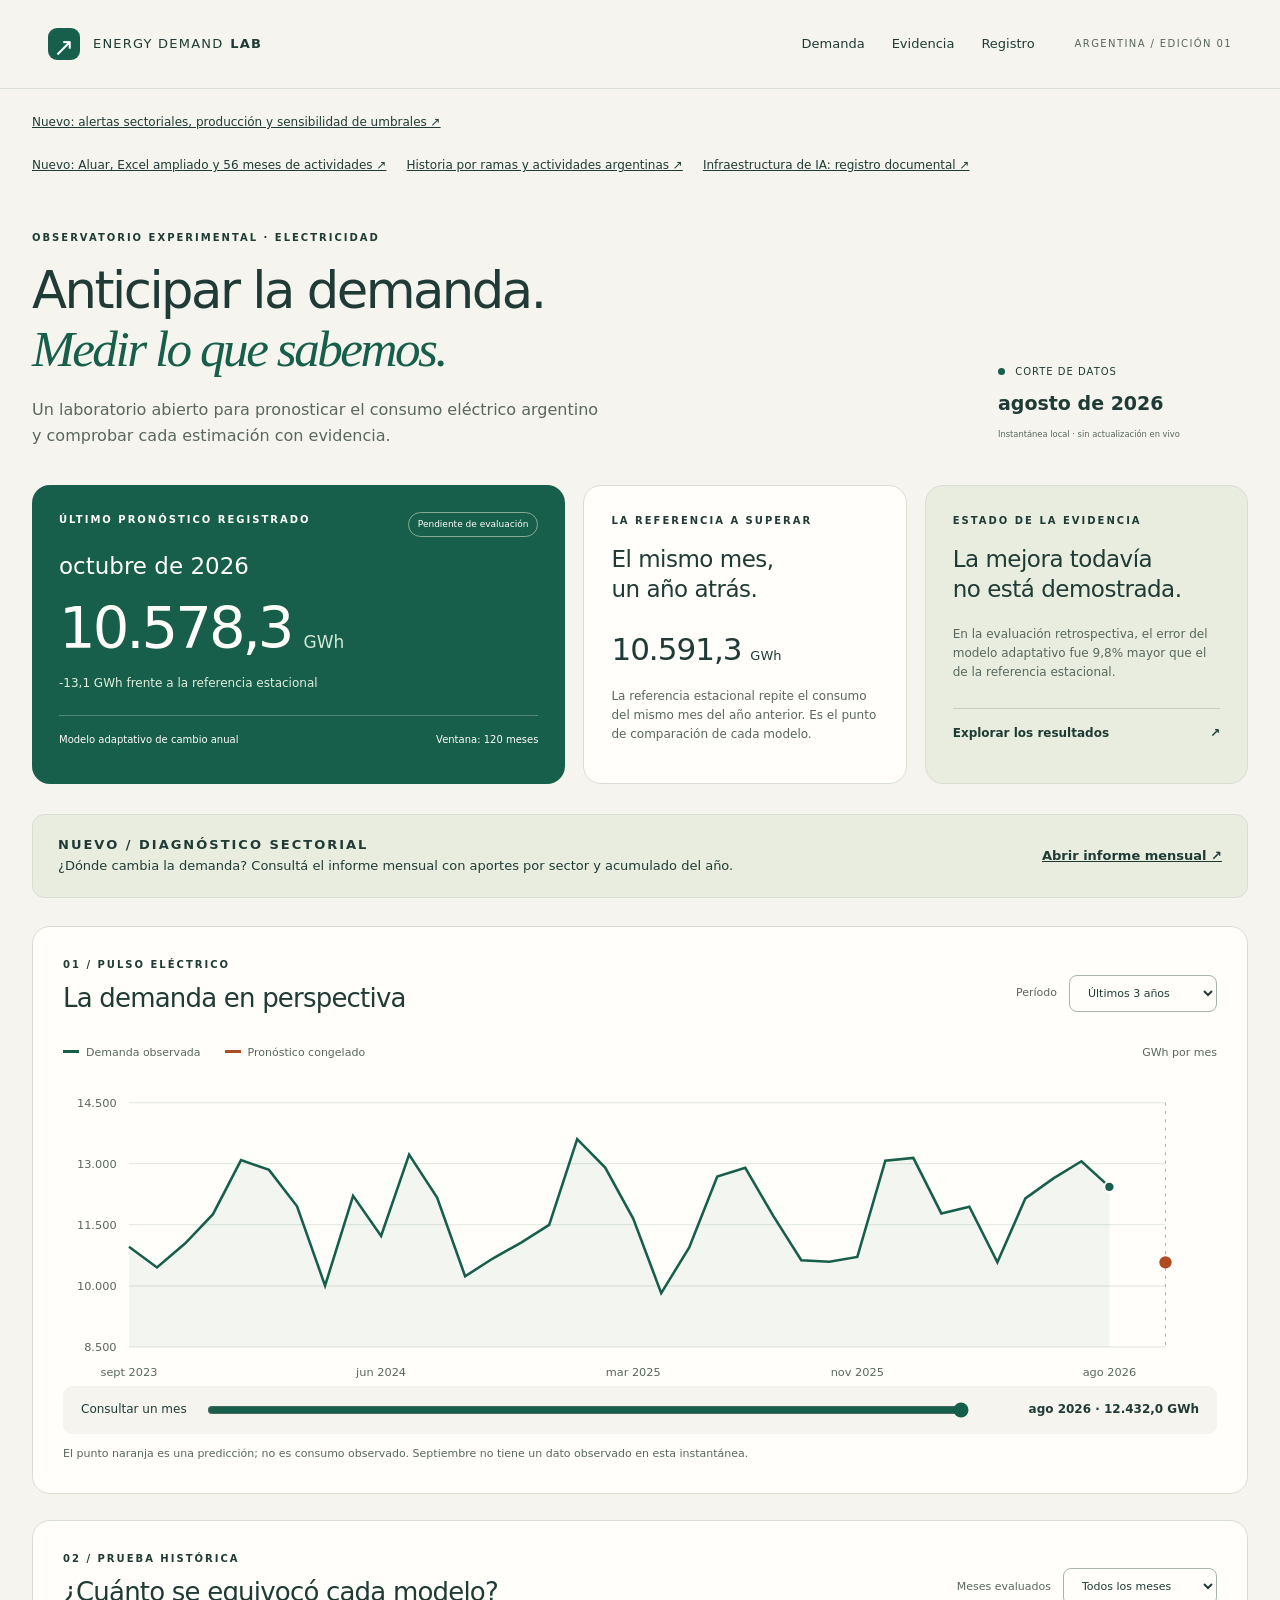
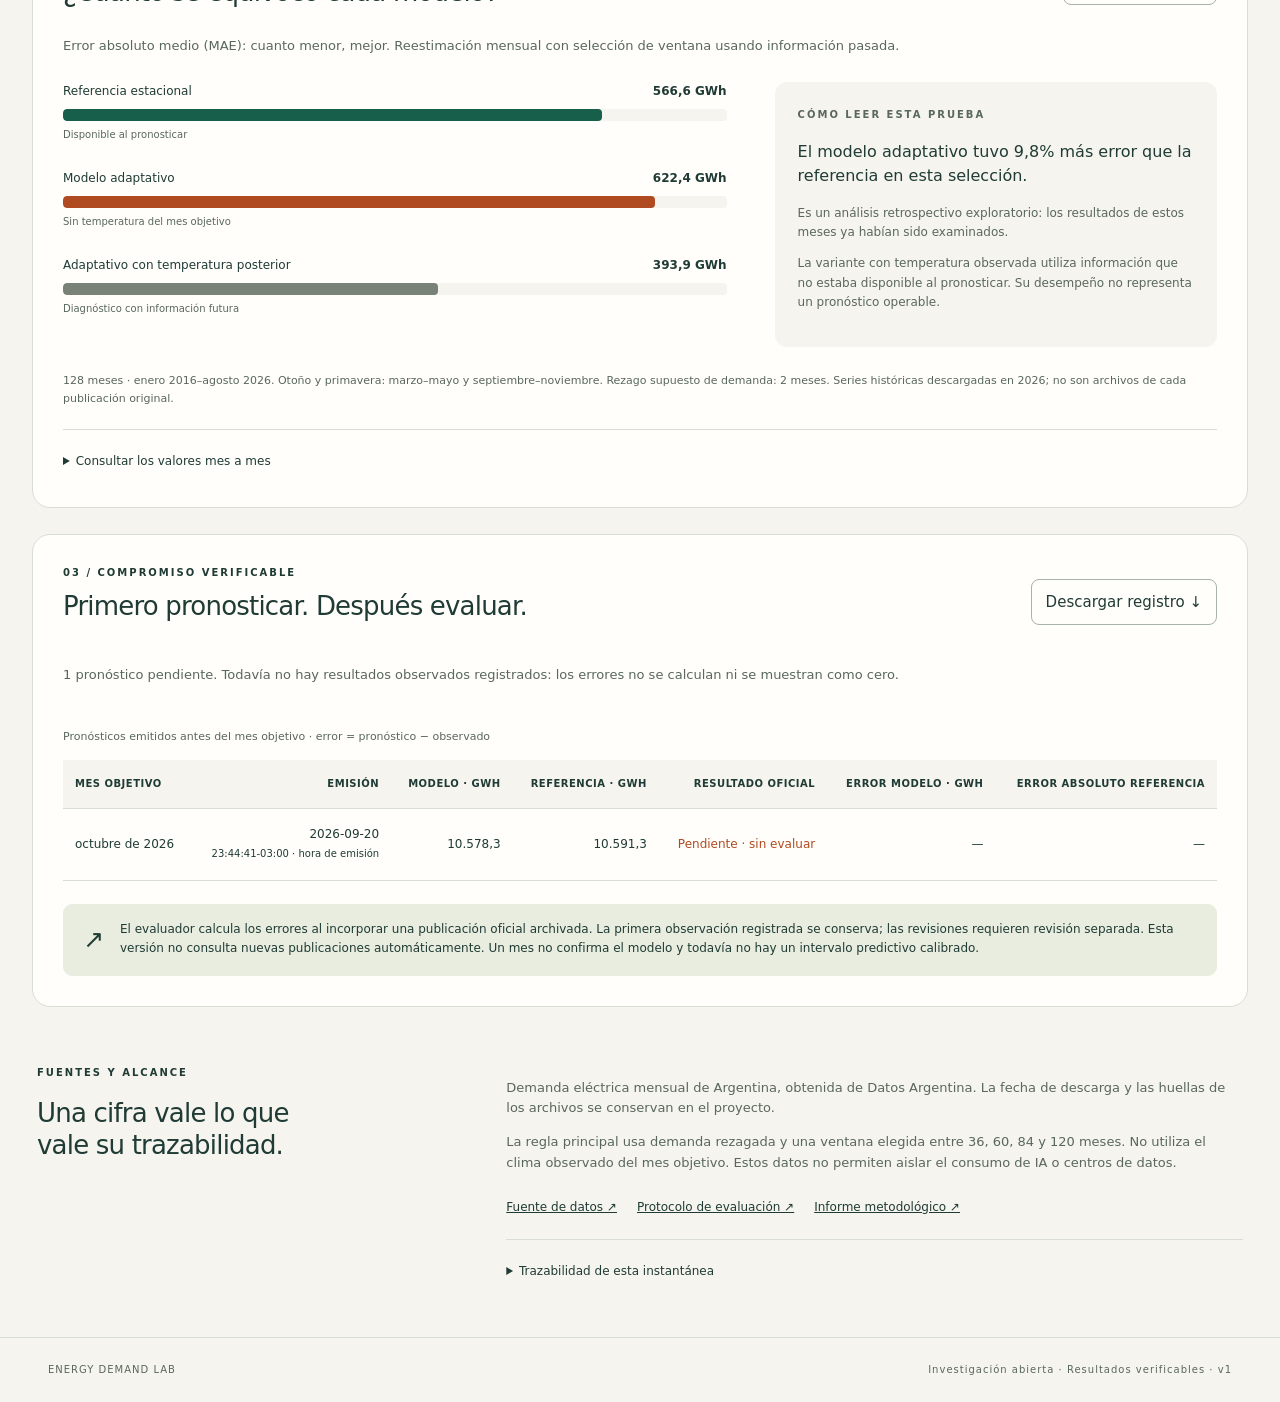
<file: dashboard/index.html>
<!doctype html>
<html lang="es">
<head>
<meta charset="utf-8"><meta name="viewport" content="width=device-width, initial-scale=1">
<title>Observatorio de demanda · Energy Demand Lab</title>
<meta name="description" content="Demanda eléctrica argentina: pronósticos verificables, evaluación histórica e informes mensuales con diagnóstico sectorial.">
<meta name="theme-color" content="#175e4b">
<meta property="og:title" content="Energy Demand Lab · Demanda eléctrica argentina">
<meta property="og:description" content="Explorá la demanda, consultá el diagnóstico sectorial y evaluá los pronósticos con evidencia.">
<meta property="og:type" content="website">
<link rel="icon" href="favicon.svg" type="image/svg+xml">
<link rel="stylesheet" href="styles.css">
<link rel="stylesheet" href="report.css">
<script defer src="data.js"></script><script defer src="prospective-data.js"></script><script defer src="app.js"></script>
</head>
<body>
<a class="skip" href="#main">Saltar al contenido</a>
<header><a class="brand" href="#"><span class="mark">↗</span> ENERGY DEMAND <b>LAB</b></a><nav aria-label="Principal"><a href="#demanda">Demanda</a><a href="#evidencia">Evidencia</a><a href="#registro">Registro</a></nav><span class="edition">ARGENTINA / EDICIÓN 01</span></header>
<main id="main">
<div class="links"><a href="sector-alerts.html">Nuevo: alertas sectoriales, producción y sensibilidad de umbrales ↗</a></div>
<div class="links"><a href="concentration.html">Nuevo: Aluar, Excel ampliado y 56 meses de actividades ↗</a><a href="sector-history.html">Historia por ramas y actividades argentinas ↗</a><a href="infrastructure.html">Infraestructura de IA: registro documental ↗</a></div>
<section class="intro"><div><p class="eyebrow">OBSERVATORIO EXPERIMENTAL · ELECTRICIDAD</p><h1>Anticipar la demanda.<br><em>Medir lo que sabemos.</em></h1><p class="lede">Un laboratorio abierto para pronosticar el consumo eléctrico argentino y comprobar cada estimación con evidencia.</p></div><div class="snapshot"><span class="dot"></span> CORTE DE DATOS<span id="cutoff"></span><small>Instantánea local · sin actualización en vivo</small></div></section>
<section class="forecast-grid" aria-label="Próximo pronóstico">
<article class="hero"><div class="card-top"><span class="eyebrow">ÚLTIMO PRONÓSTICO REGISTRADO</span><span class="pill" id="forecast-status">Pendiente de evaluación</span></div><h2 id="target"></h2><div class="big"><span id="forecast"></span><span>GWh</span></div><p id="delta"></p><div class="hero-bottom"><span>Modelo adaptativo de cambio anual</span><span id="window"></span></div></article>
<article class="card benchmark"><p class="eyebrow">LA REFERENCIA A SUPERAR</p><h2>El mismo mes,<br>un año atrás.</h2><div class="medium"><span id="baseline"></span> <small>GWh</small></div><p>La referencia estacional repite el consumo del mismo mes del año anterior. Es el punto de comparación de cada modelo.</p></article>
<article class="card trust"><p class="eyebrow">ESTADO DE LA EVIDENCIA</p><h2>La mejora todavía<br>no está demostrada.</h2><p id="finding"></p><a class="text-link" href="#evidencia">Explorar los resultados <span>↗</span></a></article>
</section>
<section class="report-promo" aria-label="Informe mensual sectorial"><div><p class="eyebrow">NUEVO / DIAGNÓSTICO SECTORIAL</p><p>¿Dónde cambia la demanda? Consultá el informe mensual con aportes por sector y acumulado del año.</p></div><a href="monthly-report.html">Abrir informe mensual ↗</a></section>
<section id="demanda" class="panel"><div class="section-top"><div><p class="eyebrow">01 / PULSO ELÉCTRICO</p><h2>La demanda en perspectiva</h2></div><label>Período <select id="range"><option value="36">Últimos 3 años</option><option value="60">Últimos 5 años</option><option value="0">Historia completa</option></select></label></div><div class="legend"><span><i class="teal"></i>Demanda observada</span><span><i class="orange"></i>Pronóstico congelado</span><span>GWh por mes</span></div><div id="chart" class="chart"></div><div class="explorer"><label for="month">Consultar un mes</label><input id="month" type="range" min="0" value="0"><output id="monthValue" for="month"></output></div><p class="note">El punto naranja es una predicción; no es consumo observado. Septiembre no tiene un dato observado en esta instantánea.</p></section>
<section id="evidencia" class="panel"><div class="section-top"><div><p class="eyebrow">02 / PRUEBA HISTÓRICA</p><h2>¿Cuánto se equivocó cada modelo?</h2></div><label>Meses evaluados <select id="season"><option value="all">Todos los meses</option><option value="shoulder">Otoño y primavera</option><option value="warm">Verano · dic–feb</option><option value="cold">Invierno · jun–ago</option></select></label></div><p class="muted">Error absoluto medio (MAE): cuanto menor, mejor. Reestimación mensual con selección de ventana usando información pasada.</p><div class="evidence-layout"><div id="bars"></div><aside><span class="eyebrow">CÓMO LEER ESTA PRUEBA</span><p id="comparison" aria-live="polite"></p><p>Es un análisis retrospectivo exploratorio: los resultados de estos meses ya habían sido examinados.</p><p>La variante con temperatura observada utiliza información que no estaba disponible al pronosticar. Su desempeño no representa un pronóstico operable.</p></aside></div><p class="note" id="sample"></p><details><summary>Consultar los valores mes a mes</summary><div class="table-wrap"><table><caption>Predicciones históricas, en GWh</caption><thead><tr><th>Mes</th><th>Observado</th><th>Referencia</th><th>Adaptativo</th><th>Con temperatura posterior</th></tr></thead><tbody id="history"></tbody></table></div></details></section>
<section id="registro" class="panel"><div class="section-top"><div><p class="eyebrow">03 / COMPROMISO VERIFICABLE</p><h2>Primero pronosticar. Después evaluar.</h2></div><button id="download" type="button">Descargar registro ↓</button></div><p id="prospective-summary"></p><div class="table-wrap"><table><caption>Pronósticos emitidos antes del mes objetivo · error = pronóstico − observado</caption><thead><tr><th>Mes objetivo</th><th>Emisión</th><th>Modelo · GWh</th><th>Referencia · GWh</th><th>Resultado oficial</th><th>Error modelo · GWh</th><th>Error absoluto referencia</th></tr></thead><tbody id="forecasts"></tbody></table></div><div class="notice"><span>↗</span><p>El evaluador calcula los errores al incorporar una publicación oficial archivada. La primera observación registrada se conserva; las revisiones requieren revisión separada. Esta versión no consulta nuevas publicaciones automáticamente. Un mes no confirma el modelo y todavía no hay un intervalo predictivo calibrado.</p></div></section>
<section class="method"><div><p class="eyebrow">FUENTES Y ALCANCE</p><h2>Una cifra vale lo que<br>vale su trazabilidad.</h2></div><div><p>Demanda eléctrica mensual de Argentina, obtenida de Datos Argentina. La fecha de descarga y las huellas de los archivos se conservan en el proyecto.</p><p>La regla principal usa demanda rezagada y una ventana elegida entre 36, 60, 84 y 120 meses. No utiliza el clima observado del mes objetivo. Estos datos no permiten aislar el consumo de IA o centros de datos.</p><div class="links"><a id="source" target="_blank" rel="noopener">Fuente de datos ↗</a><a href="../prospective/preregistration.md">Protocolo de evaluación ↗</a><a href="../results/nested_exploratory/report.md">Informe metodológico ↗</a></div><details><summary>Trazabilidad de esta instantánea</summary><pre id="hashes"></pre></details></div></section>
</main><footer><span>ENERGY DEMAND LAB</span><span>Investigación abierta · Resultados verificables · v1</span></footer>
</body></html>
</file>
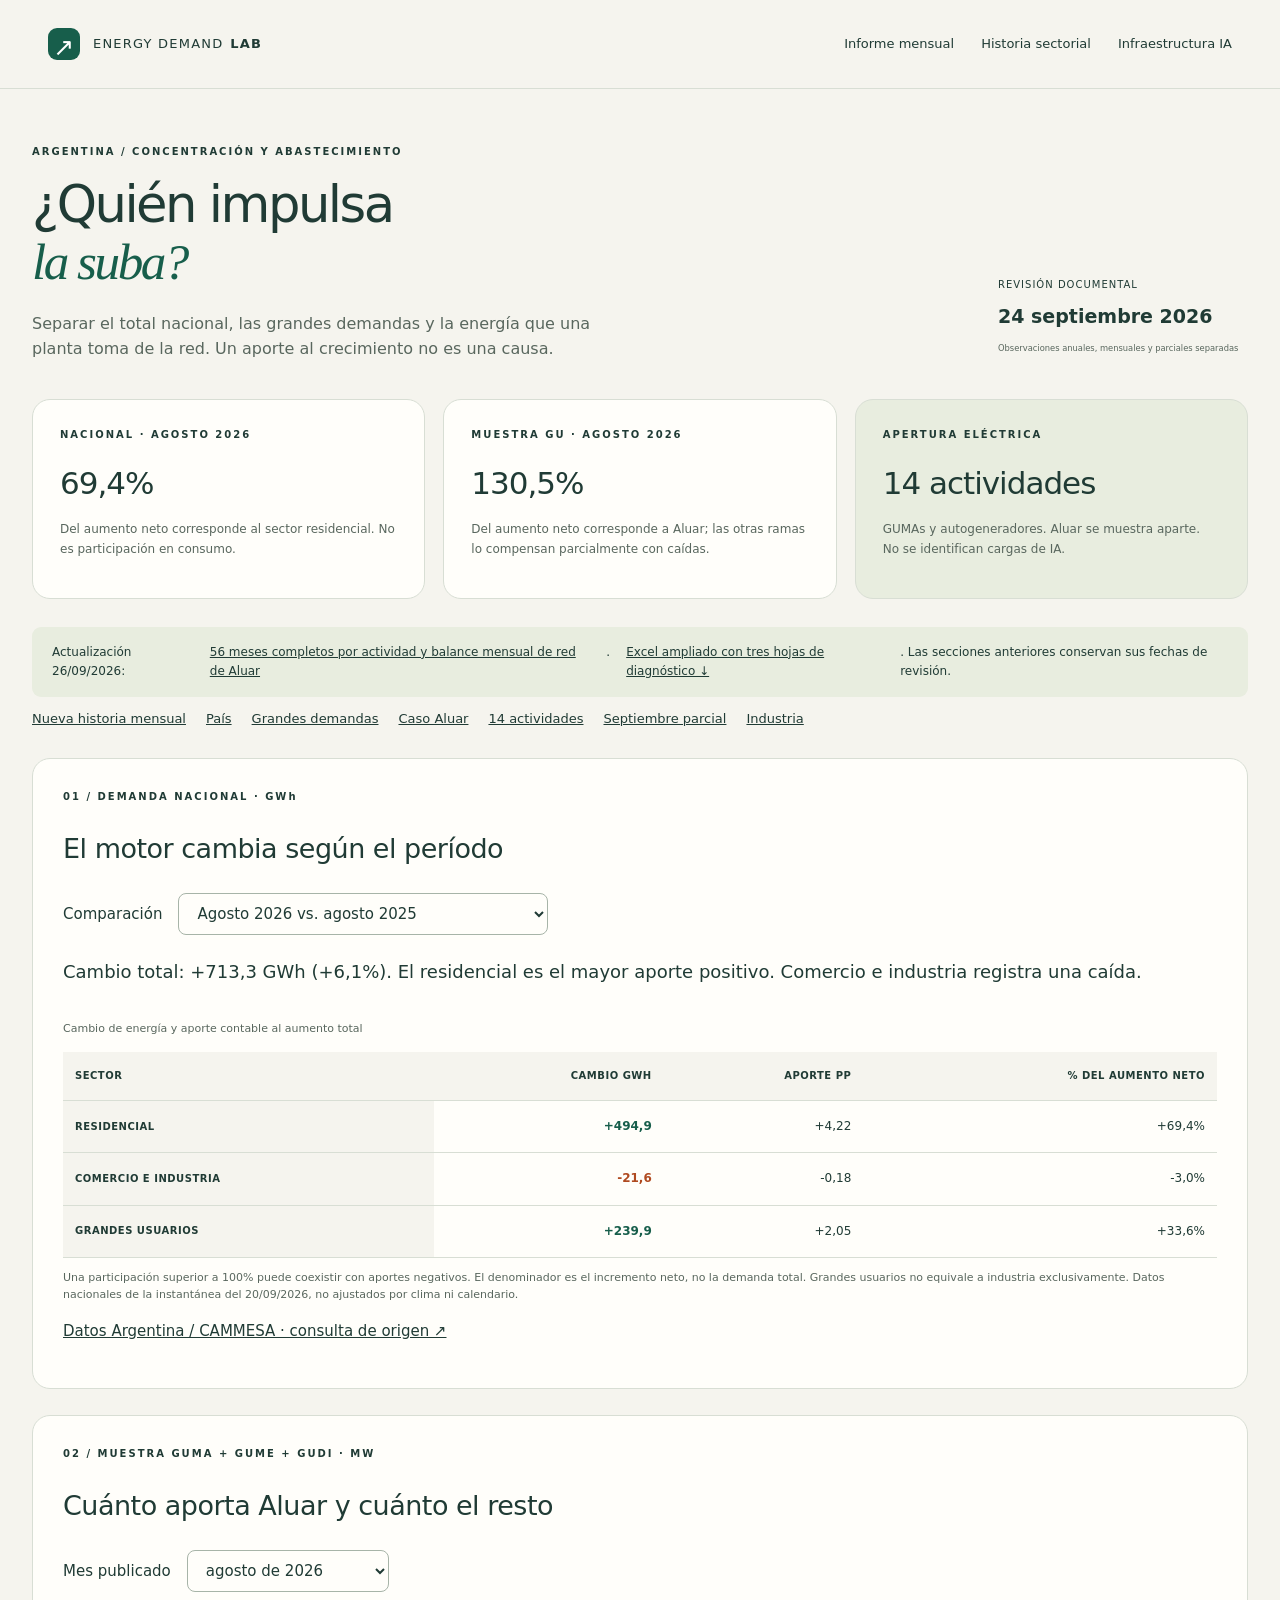
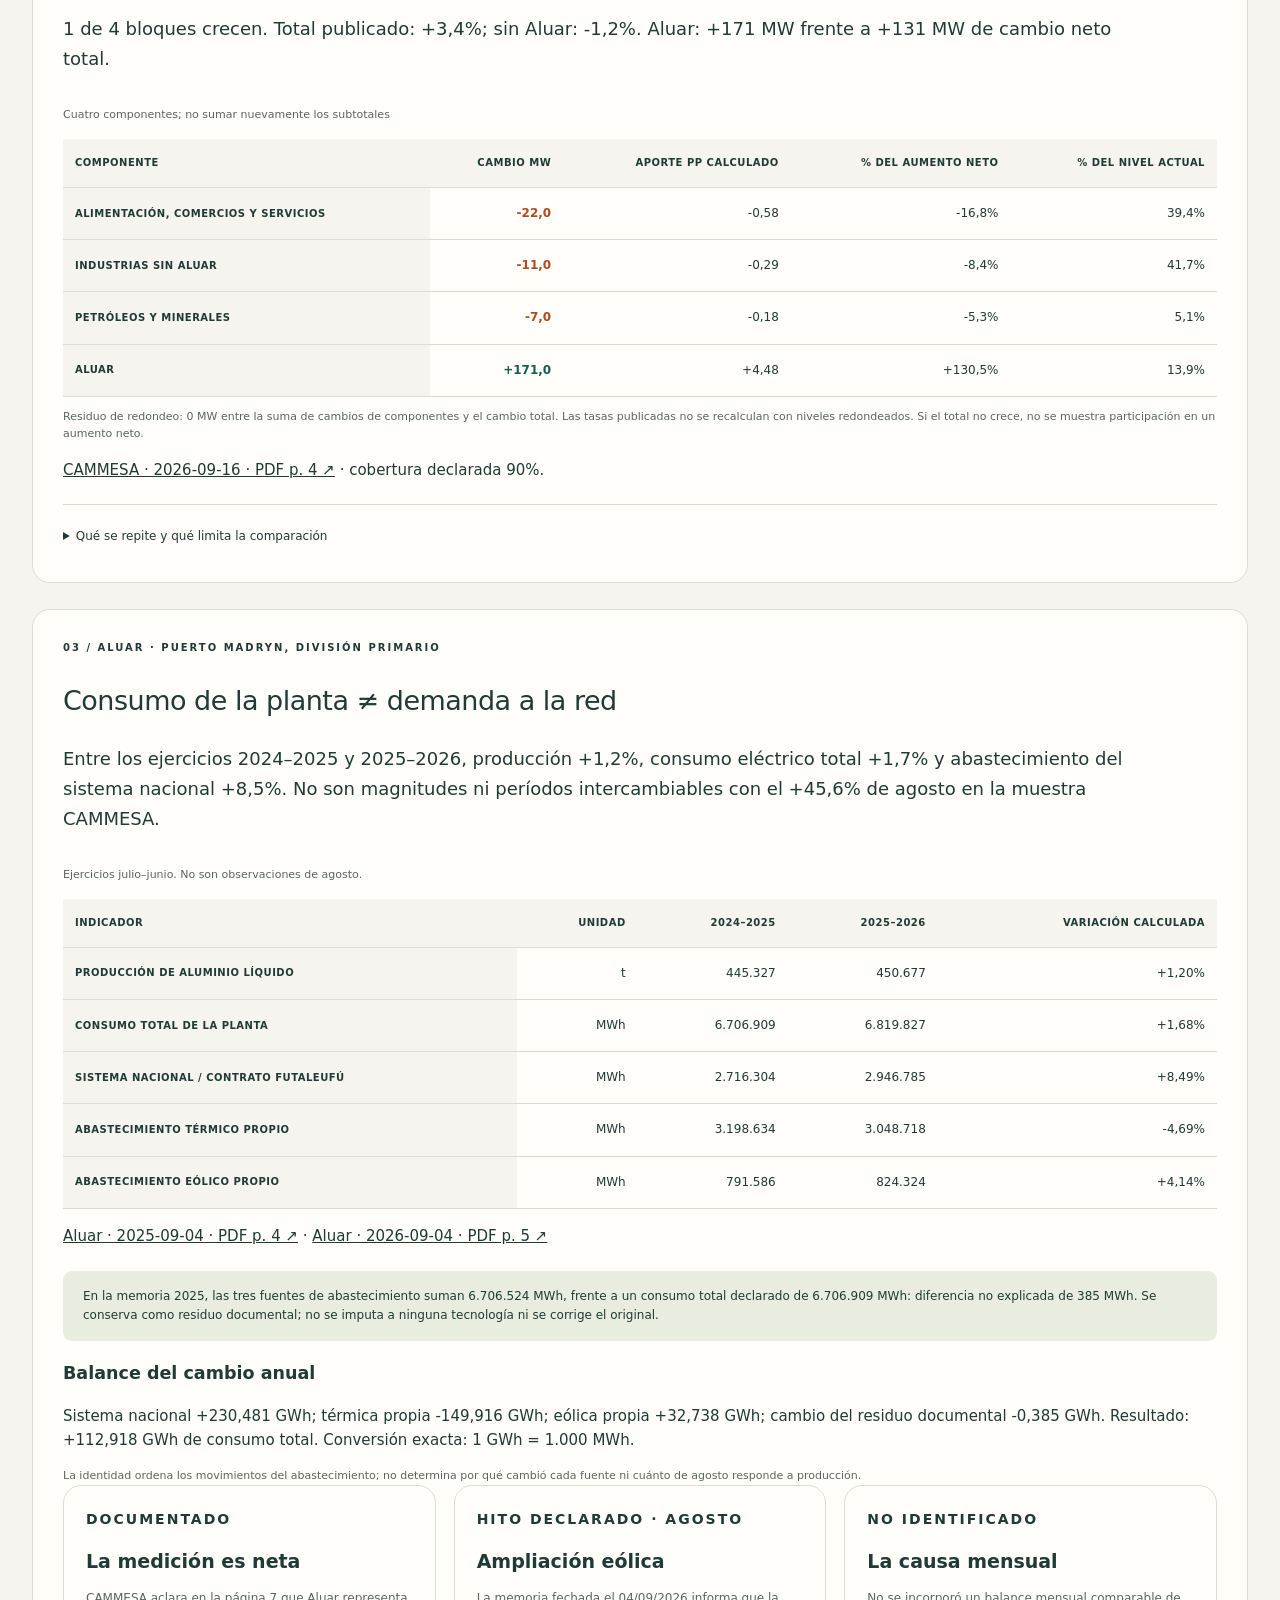
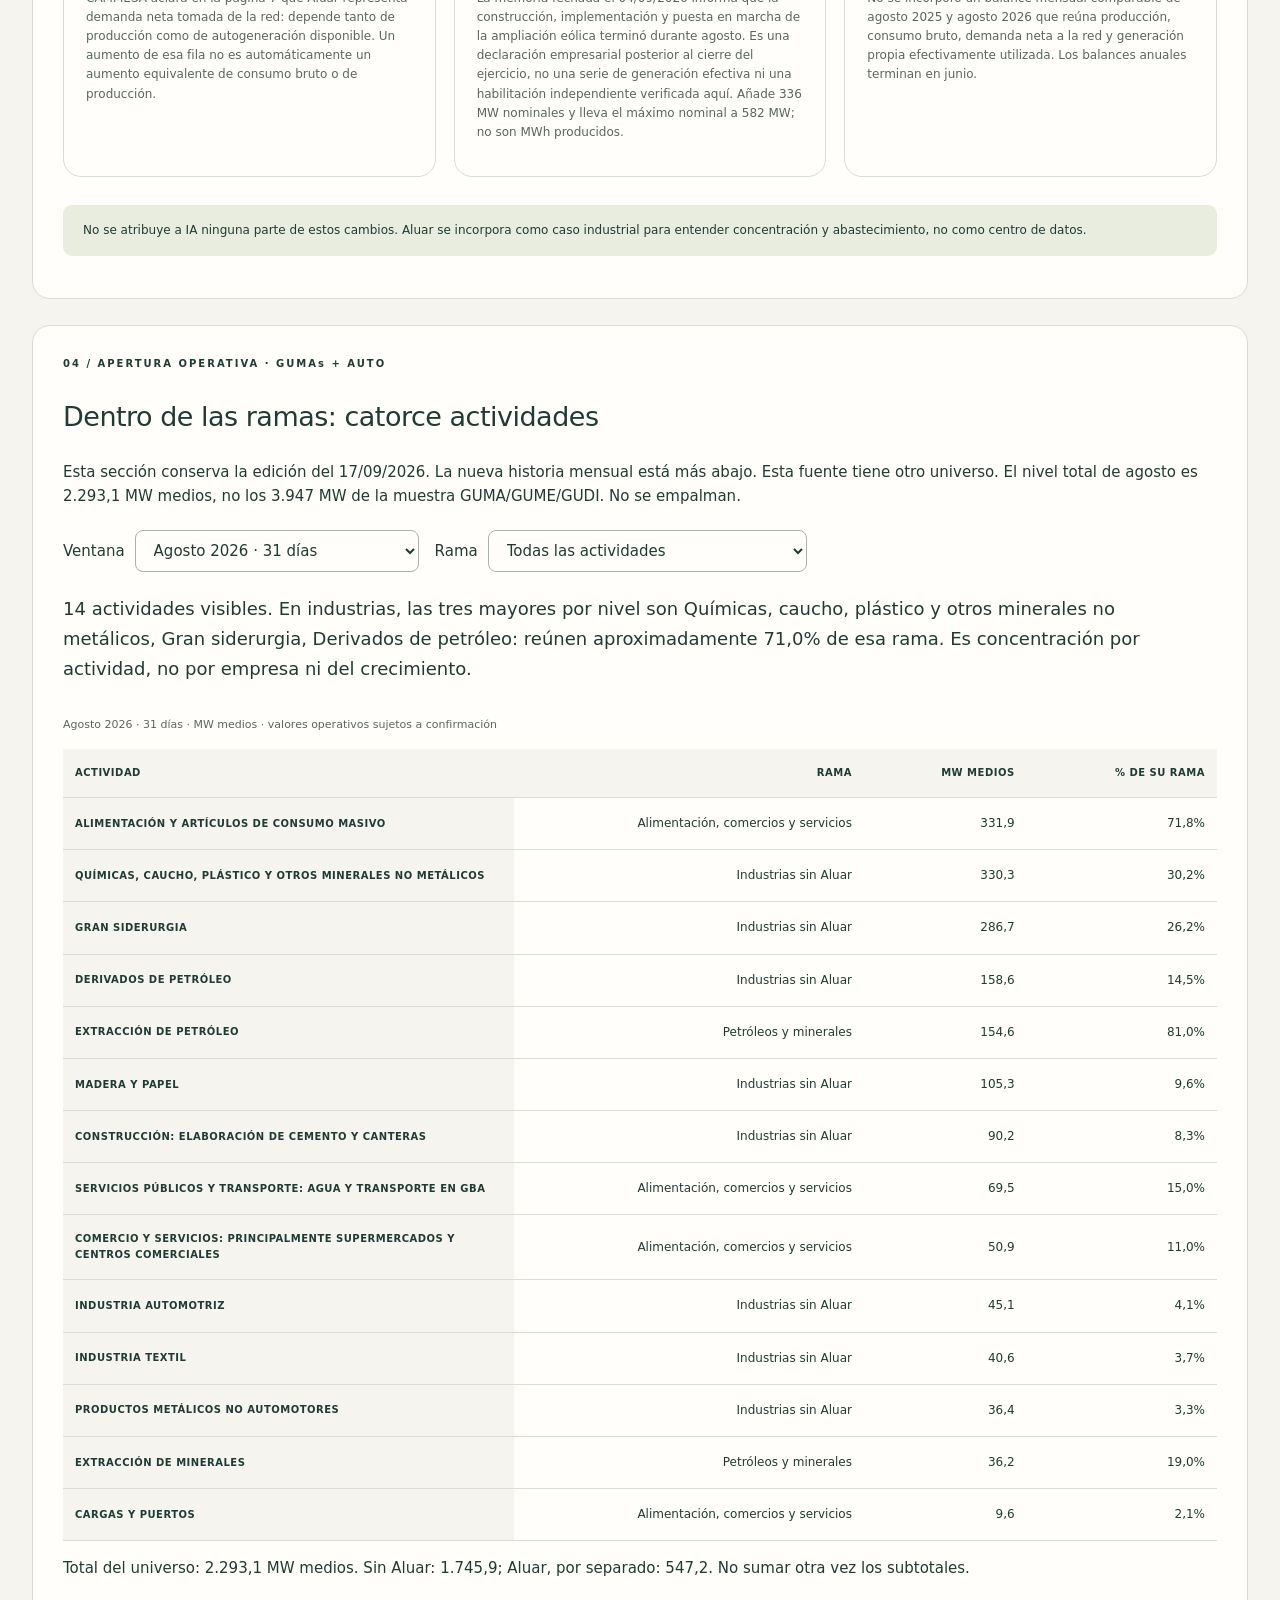
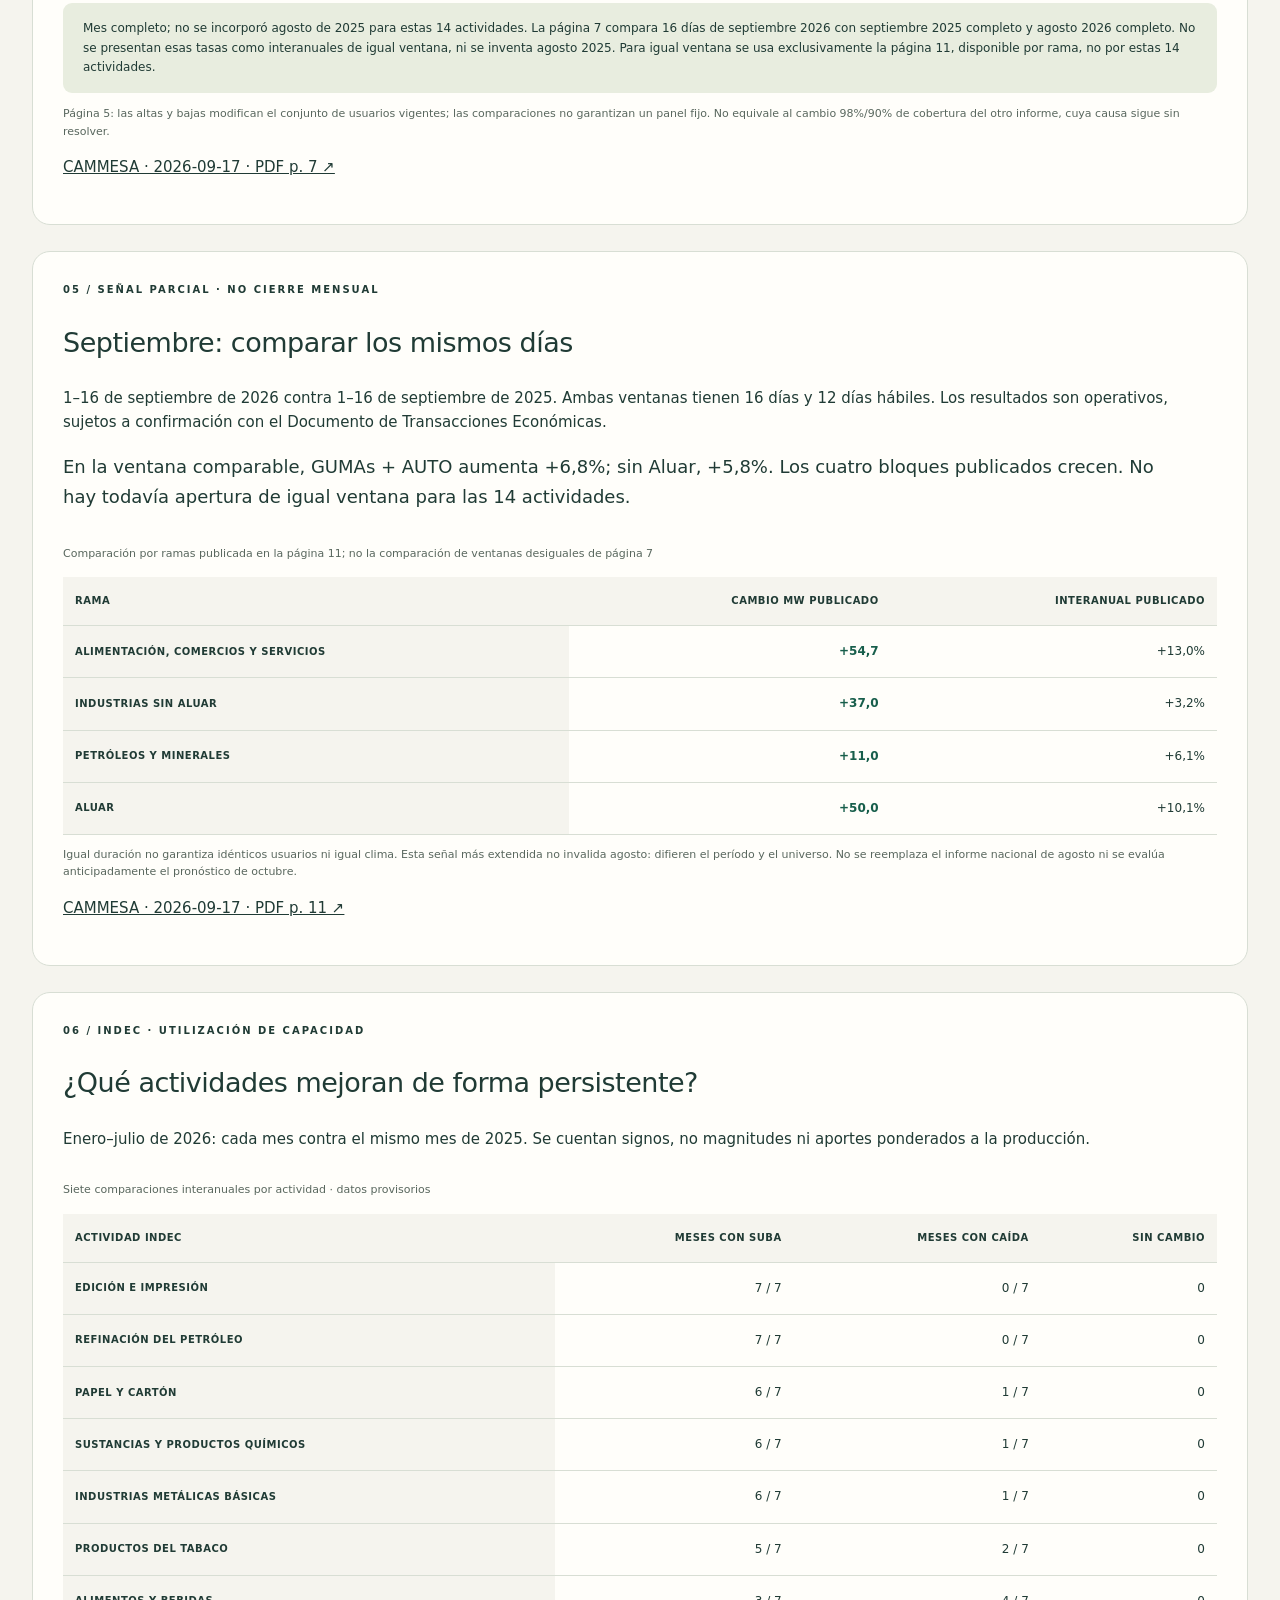
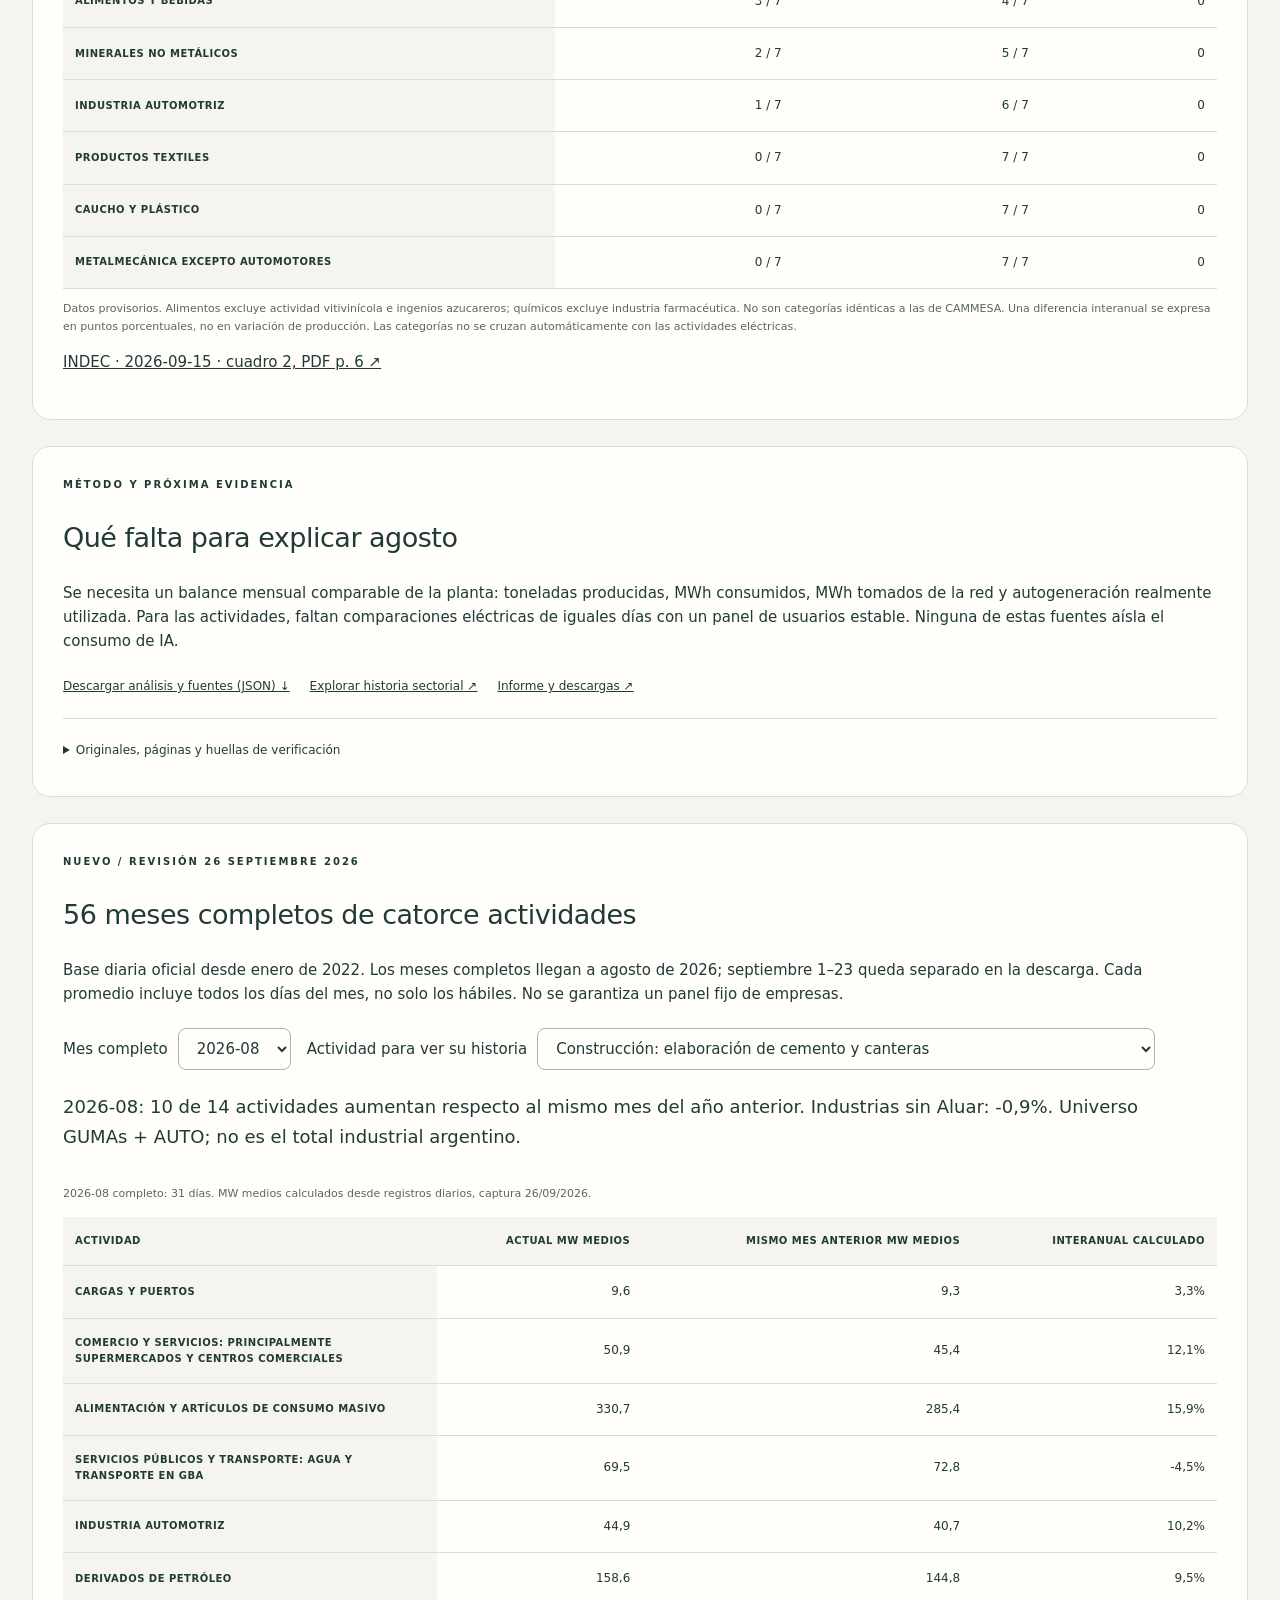
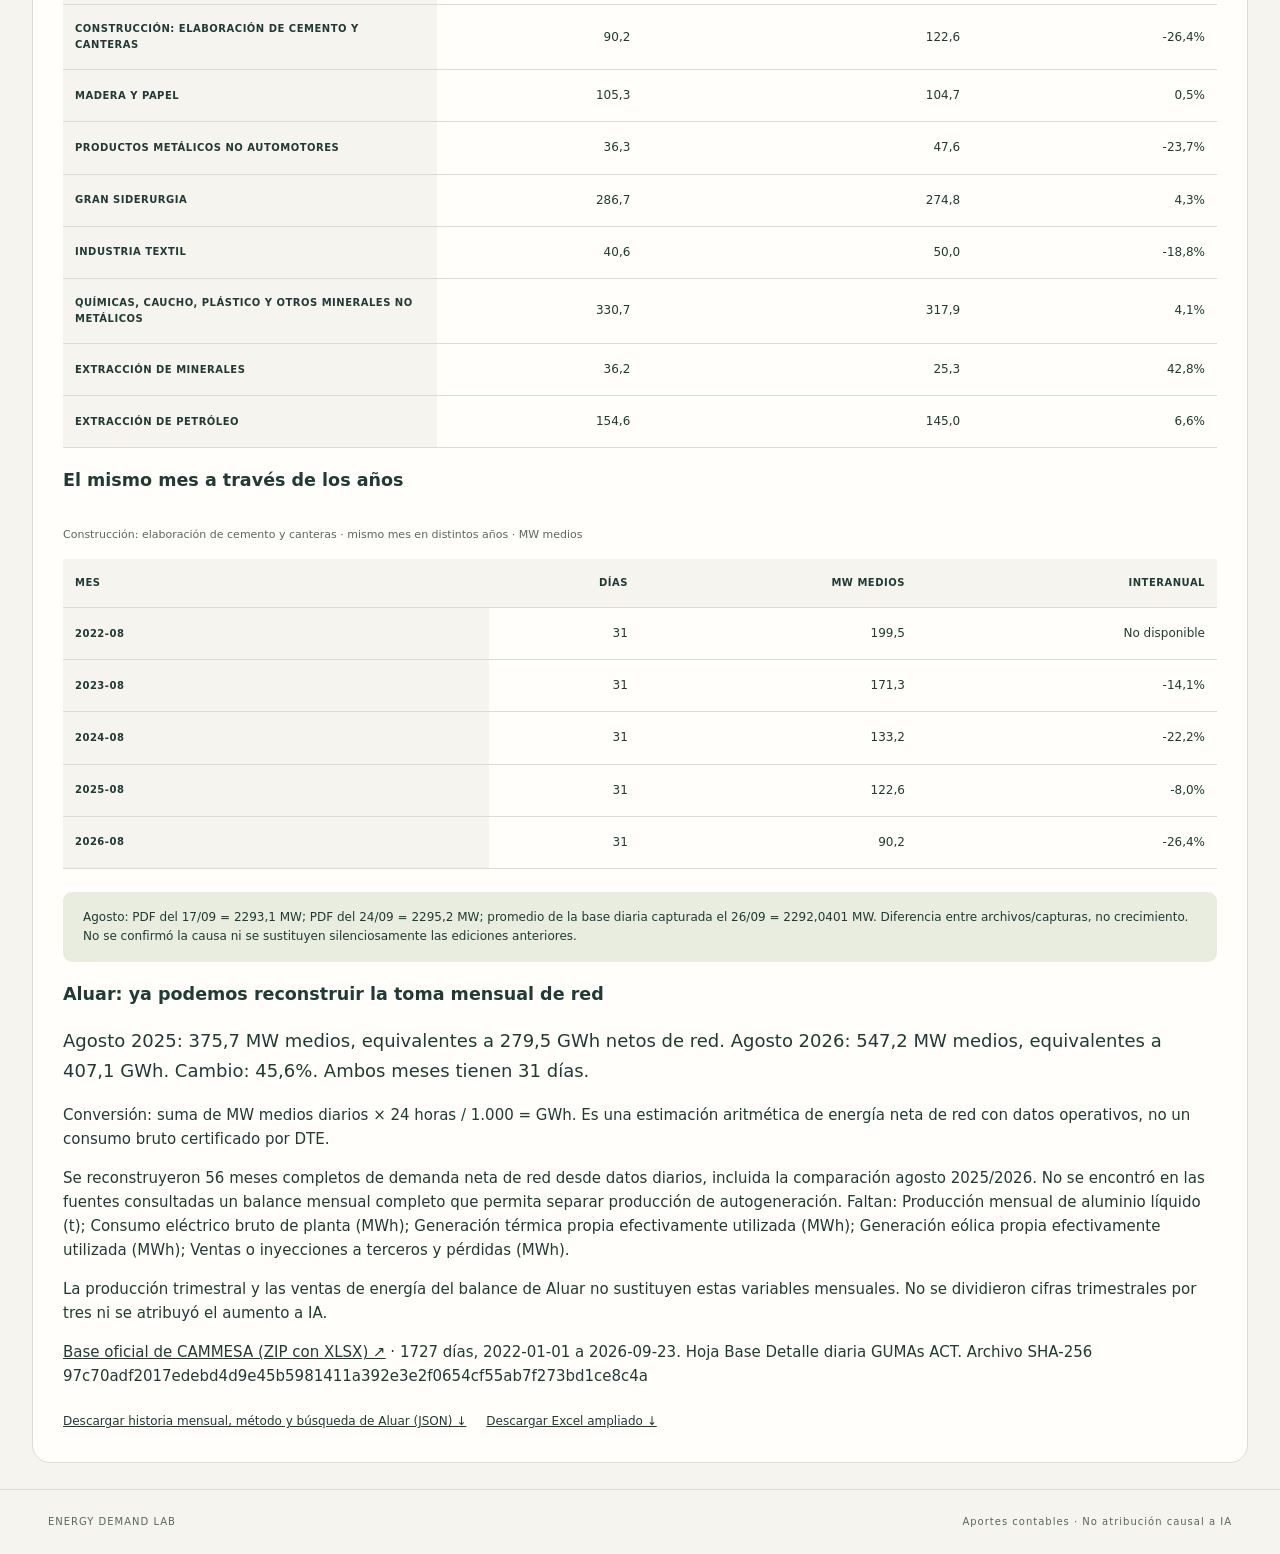
<file: dashboard/concentration.html>
<!doctype html>
<html lang="es"><head><meta charset="utf-8"><meta name="viewport" content="width=device-width,initial-scale=1"><title>Quién impulsa la demanda · Energy Demand Lab</title><meta name="description" content="Concentración del crecimiento eléctrico argentino, balance energético de Aluar y 14 actividades GUMA con evidencia verificable."><link rel="icon" href="favicon.svg"><link rel="stylesheet" href="styles.css"><link rel="stylesheet" href="concentration.css"><script defer src="concentration-data.js"></script><script defer src="concentration.js"></script></head>
<body><script defer src="activity-history-data.js"></script><script defer src="activity-history.js"></script><a class="skip" href="#main">Saltar al análisis</a><header><a class="brand" href="index.html"><span class="mark">↗</span> ENERGY DEMAND <b>LAB</b></a><nav aria-label="Principal"><a href="monthly-report.html">Informe mensual</a><a href="sector-history.html">Historia sectorial</a><a href="infrastructure.html">Infraestructura IA</a></nav></header>
<main id="main"><section class="intro"><div><p class="eyebrow">ARGENTINA / CONCENTRACIÓN Y ABASTECIMIENTO</p><h1>¿Quién impulsa<br><em>la suba?</em></h1><p class="lede">Separar el total nacional, las grandes demandas y la energía que una planta toma de la red. Un aporte al crecimiento no es una causa.</p></div><div class="snapshot">REVISIÓN DOCUMENTAL<span>24 septiembre 2026</span><small>Observaciones anuales, mensuales y parciales separadas</small></div></section>
<div class="concentration-kpis"><div class="card"><p class="eyebrow">NACIONAL · AGOSTO 2026</p><div class="medium" id="national-kpi"></div><p>Del aumento neto corresponde al sector residencial. No es participación en consumo.</p></div><div class="card"><p class="eyebrow">MUESTRA GU · AGOSTO 2026</p><div class="medium" id="aluar-kpi"></div><p>Del aumento neto corresponde a Aluar; las otras ramas lo compensan parcialmente con caídas.</p></div><div class="card trust"><p class="eyebrow">APERTURA ELÉCTRICA</p><div class="medium">14 actividades</div><p>GUMAs y autogeneradores. Aluar se muestra aparte. No se identifican cargas de IA.</p></div></div>
<p class="notice">Actualización 26/09/2026: <a href="#monthly-history">56 meses completos por actividad y balance mensual de red de Aluar</a>. <a href="downloads/energy-demand.xlsx">Excel ampliado con tres hojas de diagnóstico ↓</a>. Las secciones anteriores conservan sus fechas de revisión.</p>
<nav class="section-links" aria-label="Secciones del análisis"><a href="#monthly-history">Nueva historia mensual</a><a href="#national">País</a><a href="#branches">Grandes demandas</a><a href="#aluar">Caso Aluar</a><a href="#activities">14 actividades</a><a href="#pulse">Septiembre parcial</a><a href="#persistence">Industria</a></nav>
<section class="panel" id="national"><p class="eyebrow">01 / DEMANDA NACIONAL · GWh</p><h2>El motor cambia según el período</h2><label class="control" for="national-window">Comparación <select id="national-window"><option value="month">Agosto 2026 vs. agosto 2025</option><option value="ytd">Enero–agosto 2026 vs. enero–agosto 2025</option></select></label><p class="finding" id="national-finding" aria-live="polite"></p><div class="table-wrap" tabindex="0" aria-label="Aportes nacionales; desplazamiento horizontal"><table><caption>Cambio de energía y aporte contable al aumento total</caption><thead><tr><th scope="col">Sector</th><th scope="col">Cambio GWh</th><th scope="col">Aporte pp</th><th scope="col">% del aumento neto</th></tr></thead><tbody id="national-rows"></tbody></table></div><p class="note">Una participación superior a 100% puede coexistir con aportes negativos. El denominador es el incremento neto, no la demanda total. Grandes usuarios no equivale a industria exclusivamente. Datos nacionales de la instantánea del 20/09/2026, no ajustados por clima ni calendario.</p><p class="sources" id="national-source"></p></section>
<section class="panel" id="branches"><p class="eyebrow">02 / MUESTRA GUMA + GUME + GUDI · MW</p><h2>Cuánto aporta Aluar y cuánto el resto</h2><label class="control" for="branch-period">Mes publicado <select id="branch-period"></select></label><p class="finding" id="branch-finding" aria-live="polite"></p><div class="table-wrap" tabindex="0" aria-label="Aportes por rama"><table><caption>Cuatro componentes; no sumar nuevamente los subtotales</caption><thead><tr><th scope="col">Componente</th><th scope="col">Cambio MW</th><th scope="col">Aporte pp calculado</th><th scope="col">% del aumento neto</th><th scope="col">% del nivel actual</th></tr></thead><tbody id="contribution-rows"></tbody></table></div><p class="note" id="branch-rounding"></p><p class="sources" id="branch-source"></p><details><summary>Qué se repite y qué limita la comparación</summary><p id="branch-persistence"></p><p>Cobertura declarada: 98% en las primeras once ediciones; 90% en agosto. No se confirmó el motivo. Se comparan años dentro de cada publicación; no se suman MW de meses distintos ni se construye una serie homogénea. Esto no mide concentración entre todas las empresas: solo Aluar aparece individualizada.</p></details></section>
<section class="panel" id="aluar"><p class="eyebrow">03 / ALUAR · PUERTO MADRYN, DIVISIÓN PRIMARIO</p><h2>Consumo de la planta ≠ demanda a la red</h2><p class="finding" id="annual-finding"></p><div class="table-wrap" tabindex="0" aria-label="Balance anual de Aluar"><table><caption>Ejercicios julio–junio. No son observaciones de agosto.</caption><thead><tr><th scope="col">Indicador</th><th scope="col">Unidad</th><th scope="col">2024–2025</th><th scope="col">2025–2026</th><th scope="col">Variación calculada</th></tr></thead><tbody id="annual-rows"></tbody></table></div><p class="sources" id="annual-sources"></p><p id="annual-reconciliation" class="notice"></p><h3>Balance del cambio anual</h3><p id="energy-bridge"></p><p class="note">La identidad ordena los movimientos del abastecimiento; no determina por qué cambió cada fuente ni cuánto de agosto responde a producción.</p><div class="evidence-grid"><article class="card"><p class="eyebrow">DOCUMENTADO</p><h3>La medición es neta</h3><p id="net-definition"></p></article><article class="card"><p class="eyebrow">HITO DECLARADO · AGOSTO</p><h3>Ampliación eólica</h3><p id="wind-milestone"></p></article><article class="card"><p class="eyebrow">NO IDENTIFICADO</p><h3>La causa mensual</h3><p id="monthly-gap"></p></article></div><p class="notice">No se atribuye a IA ninguna parte de estos cambios. Aluar se incorpora como caso industrial para entender concentración y abastecimiento, no como centro de datos.</p></section>
<section class="panel" id="activities"><p class="eyebrow">04 / APERTURA OPERATIVA · GUMAs + AUTO</p><h2>Dentro de las ramas: catorce actividades</h2><p>Esta sección conserva la edición del 17/09/2026. La nueva historia mensual está más abajo. Esta fuente tiene otro universo. El nivel total de agosto es 2.293,1 MW medios, no los 3.947 MW de la muestra GUMA/GUME/GUDI. No se empalman.</p><div class="controls"><label for="activity-window">Ventana <select id="activity-window"></select></label><label for="activity-branch">Rama <select id="activity-branch"><option value="all">Todas las actividades</option><option value="food_commerce_services">Alimentación, comercios y servicios</option><option value="industry">Industrias sin Aluar</option><option value="oil_minerals">Petróleos y minerales</option></select></label></div><p class="finding" id="granular-finding" aria-live="polite"></p><div class="table-wrap" tabindex="0" aria-label="Actividades eléctricas"><table><caption id="granular-caption"></caption><thead><tr><th scope="col">Actividad</th><th scope="col">Rama</th><th scope="col">MW medios</th><th scope="col">% de su rama</th></tr></thead><tbody id="granular-rows"></tbody></table></div><p id="granular-totals"></p><p class="notice" id="granular-warning"></p><p class="note" id="membership-note"></p><p class="sources" id="granular-source"></p></section>
<section class="panel" id="pulse"><p class="eyebrow">05 / SEÑAL PARCIAL · NO CIERRE MENSUAL</p><h2>Septiembre: comparar los mismos días</h2><p>1–16 de septiembre de 2026 contra 1–16 de septiembre de 2025. Ambas ventanas tienen 16 días y 12 días hábiles. Los resultados son operativos, sujetos a confirmación con el Documento de Transacciones Económicas.</p><p class="finding" id="pulse-finding"></p><div class="table-wrap" tabindex="0" aria-label="Comparación de septiembre con iguales días"><table><caption>Comparación por ramas publicada en la página 11; no la comparación de ventanas desiguales de página 7</caption><thead><tr><th scope="col">Rama</th><th scope="col">Cambio MW publicado</th><th scope="col">Interanual publicado</th></tr></thead><tbody id="pulse-rows"></tbody></table></div><p class="note">Igual duración no garantiza idénticos usuarios ni igual clima. Esta señal más extendida no invalida agosto: difieren el período y el universo. No se reemplaza el informe nacional de agosto ni se evalúa anticipadamente el pronóstico de octubre.</p><p class="sources" id="pulse-source"></p></section>
<section class="panel" id="persistence"><p class="eyebrow">06 / INDEC · UTILIZACIÓN DE CAPACIDAD</p><h2>¿Qué actividades mejoran de forma persistente?</h2><p>Enero–julio de 2026: cada mes contra el mismo mes de 2025. Se cuentan signos, no magnitudes ni aportes ponderados a la producción.</p><div class="table-wrap" tabindex="0" aria-label="Persistencia industrial"><table><caption>Siete comparaciones interanuales por actividad · datos provisorios</caption><thead><tr><th scope="col">Actividad INDEC</th><th scope="col">Meses con suba</th><th scope="col">Meses con caída</th><th scope="col">Sin cambio</th></tr></thead><tbody id="persistence-rows"></tbody></table></div><p class="note" id="indec-notes"></p><p class="sources" id="indec-source"></p></section>
<section class="panel"><p class="eyebrow">MÉTODO Y PRÓXIMA EVIDENCIA</p><h2>Qué falta para explicar agosto</h2><p>Se necesita un balance mensual comparable de la planta: toneladas producidas, MWh consumidos, MWh tomados de la red y autogeneración realmente utilizada. Para las actividades, faltan comparaciones eléctricas de iguales días con un panel de usuarios estable. Ninguna de estas fuentes aísla el consumo de IA.</p><div class="links"><a href="downloads/concentration_analysis.json" download>Descargar análisis y fuentes (JSON) ↓</a><a href="sector-history.html">Explorar historia sectorial ↗</a><a href="monthly-report.html">Informe y descargas ↗</a></div><details><summary>Originales, páginas y huellas de verificación</summary><ul id="concentration-sources"></ul><p>La fecha del documento no acredita por sí sola su fecha de disponibilidad pública. Se conserva también la fecha de consulta. Las fuentes nuevas no se usan para modificar pronósticos ya emitidos.</p></details></section>
<section class="panel" id="monthly-history"><p class="eyebrow">NUEVO / REVISIÓN 26 SEPTIEMBRE 2026</p><h2>56 meses completos de catorce actividades</h2><p>Base diaria oficial desde enero de 2022. Los meses completos llegan a agosto de 2026; septiembre 1–23 queda separado en la descarga. Cada promedio incluye todos los días del mes, no solo los hábiles. No se garantiza un panel fijo de empresas.</p><div class="controls"><label for="history-monthly-period">Mes completo <select id="history-monthly-period"></select></label><label for="history-monthly-activity">Actividad para ver su historia <select id="history-monthly-activity"></select></label></div><p class="finding" id="history-monthly-finding" aria-live="polite"></p><div class="table-wrap" tabindex="0" aria-label="Comparación mensual por actividad"><table><caption id="history-monthly-caption"></caption><thead><tr><th scope="col">Actividad</th><th scope="col">Actual MW medios</th><th scope="col">Mismo mes anterior MW medios</th><th scope="col">Interanual calculado</th></tr></thead><tbody id="history-monthly-rows"></tbody></table></div><h3>El mismo mes a través de los años</h3><div class="table-wrap" tabindex="0" aria-label="Historia de la actividad seleccionada"><table><caption id="activity-track-caption"></caption><thead><tr><th scope="col">Mes</th><th scope="col">Días</th><th scope="col">MW medios</th><th scope="col">Interanual</th></tr></thead><tbody id="activity-track-rows"></tbody></table></div><p class="notice" id="history-revision-note"></p><h3>Aluar: ya podemos reconstruir la toma mensual de red</h3><p class="finding" id="aluar-monthly-finding"></p><p>Conversión: suma de MW medios diarios × 24 horas / 1.000 = GWh. Es una estimación aritmética de energía neta de red con datos operativos, no un consumo bruto certificado por DTE.</p><p id="aluar-research-gap"></p><p>La producción trimestral y las ventas de energía del balance de Aluar no sustituyen estas variables mensuales. No se dividieron cifras trimestrales por tres ni se atribuyó el aumento a IA.</p><p class="sources" id="history-monthly-source"></p><div class="links"><a href="downloads/activity_monthly_history.json" download>Descargar historia mensual, método y búsqueda de Aluar (JSON) ↓</a><a href="downloads/energy-demand.xlsx">Descargar Excel ampliado ↓</a></div></section>
<noscript><p>Activá JavaScript para explorar las tablas. El JSON descargable contiene los datos, cálculos y fuentes.</p></noscript></main><footer><span>ENERGY DEMAND LAB</span><span>Aportes contables · No atribución causal a IA</span></footer></body></html>
</file>
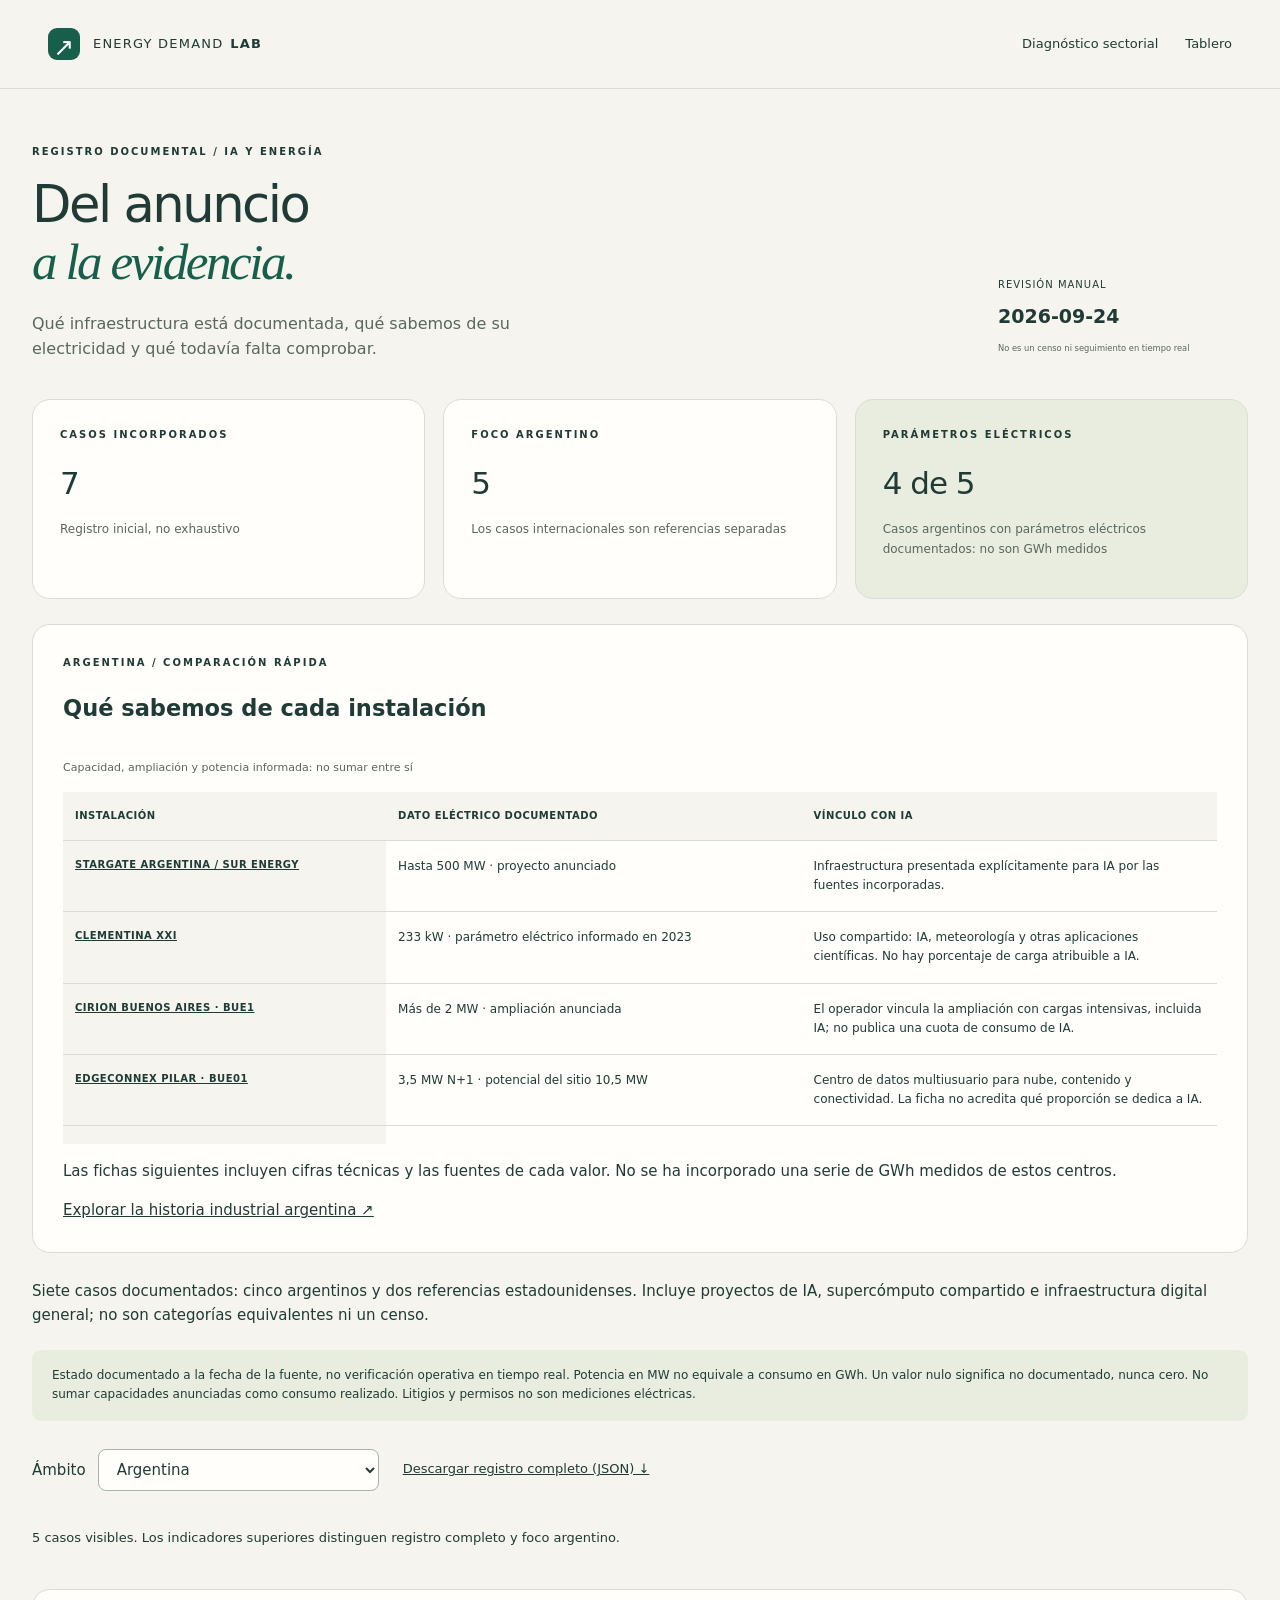
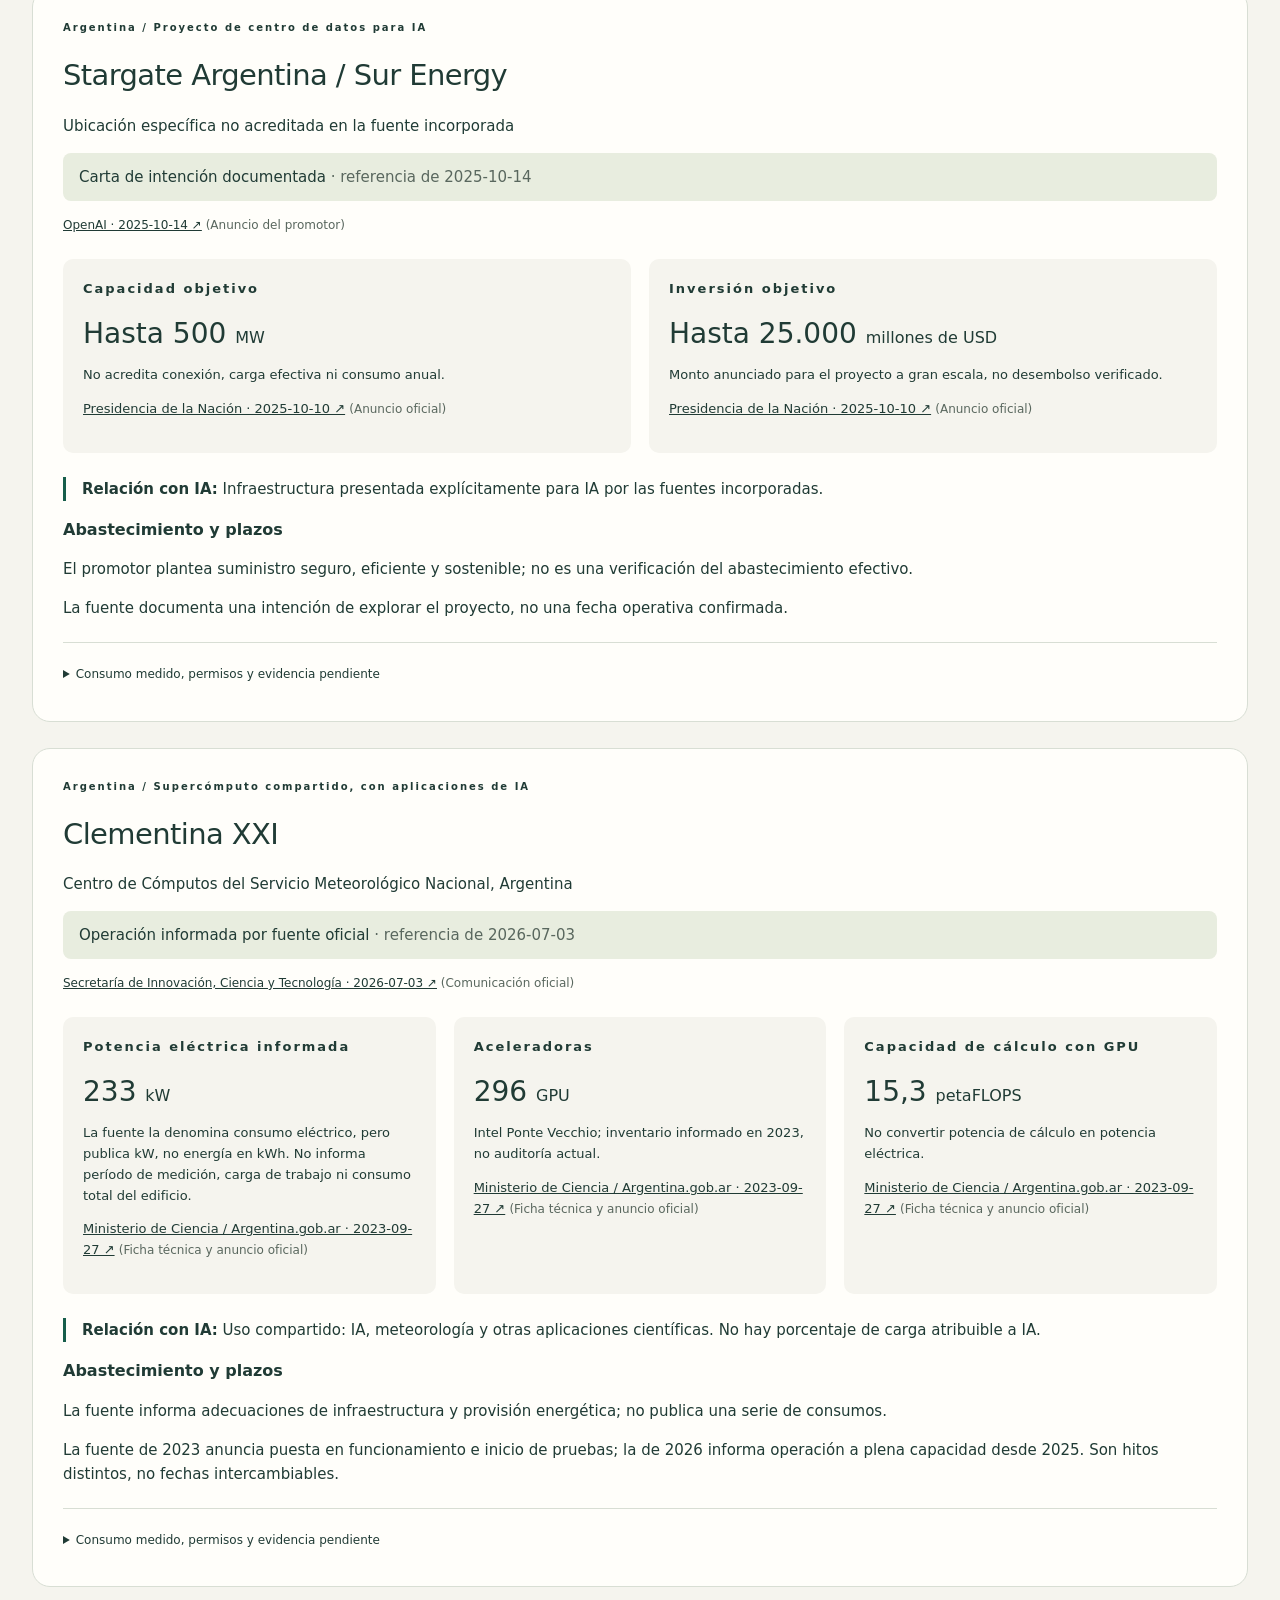
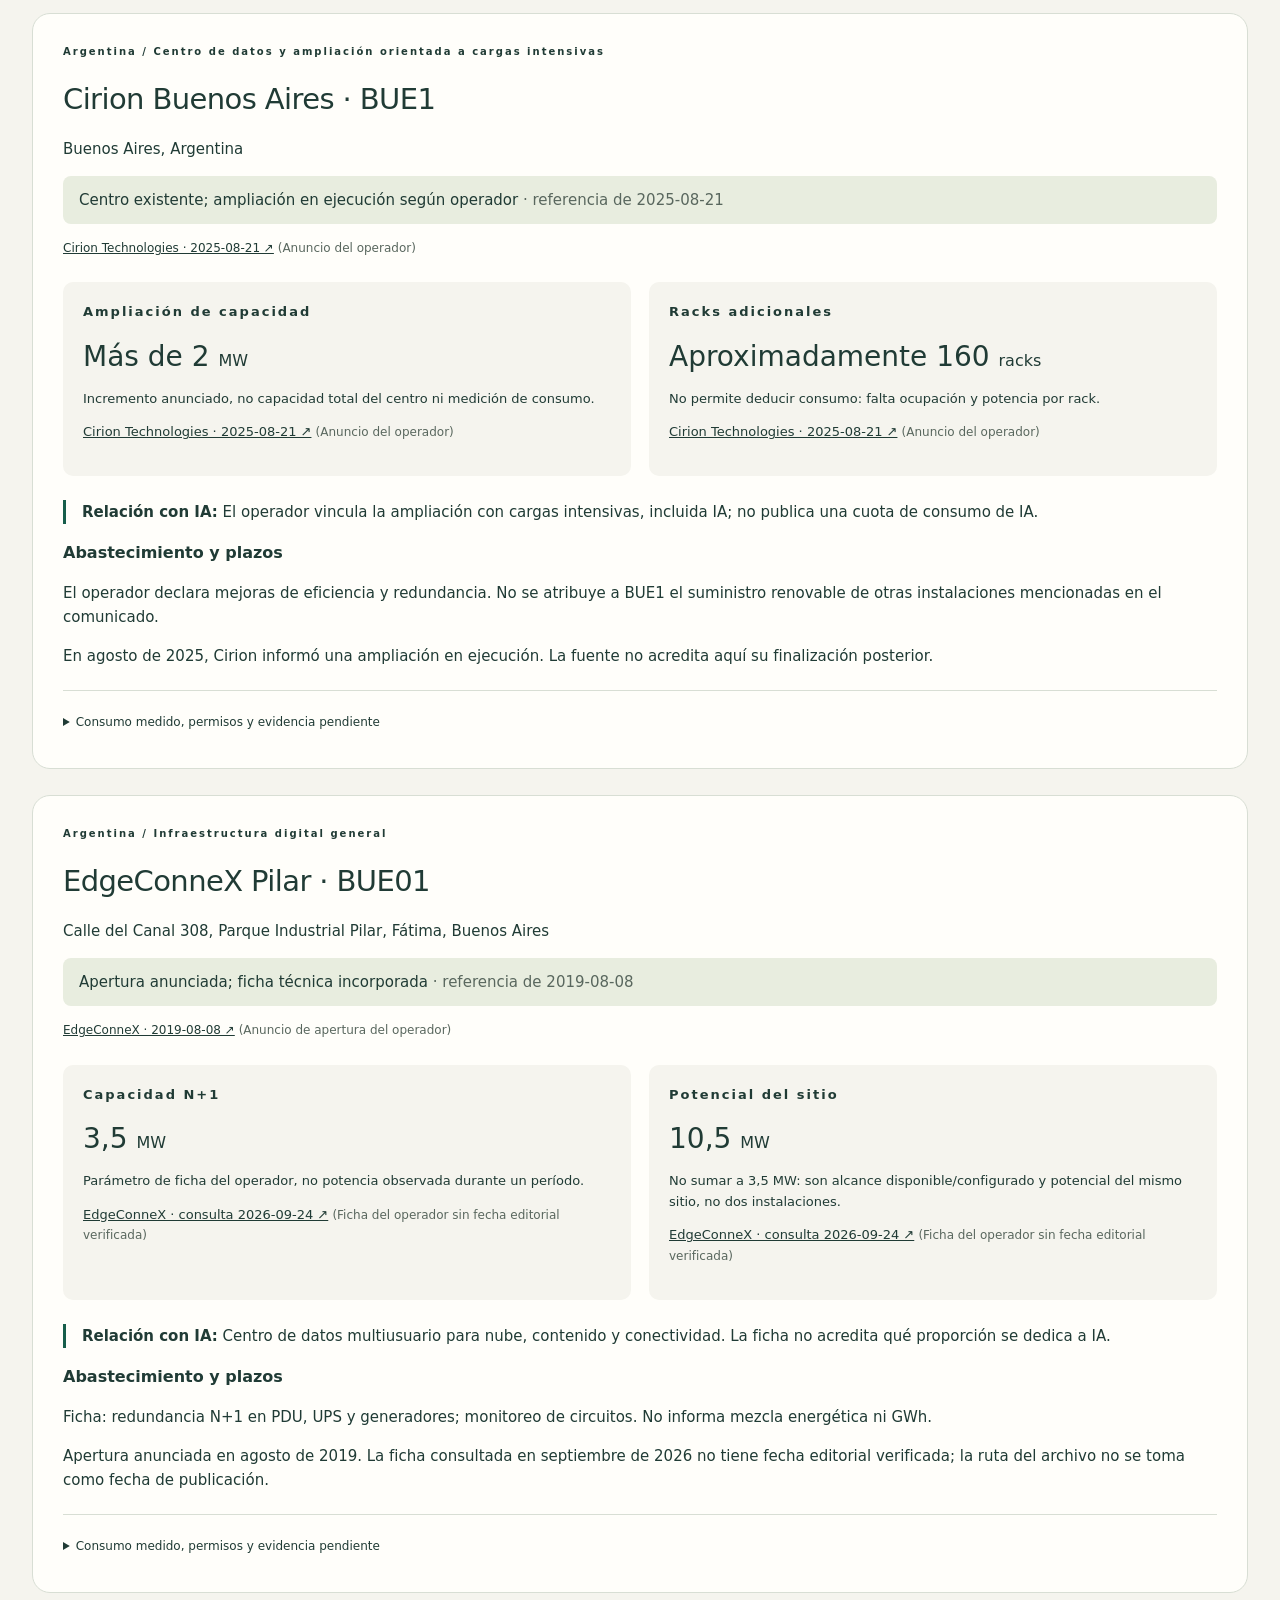
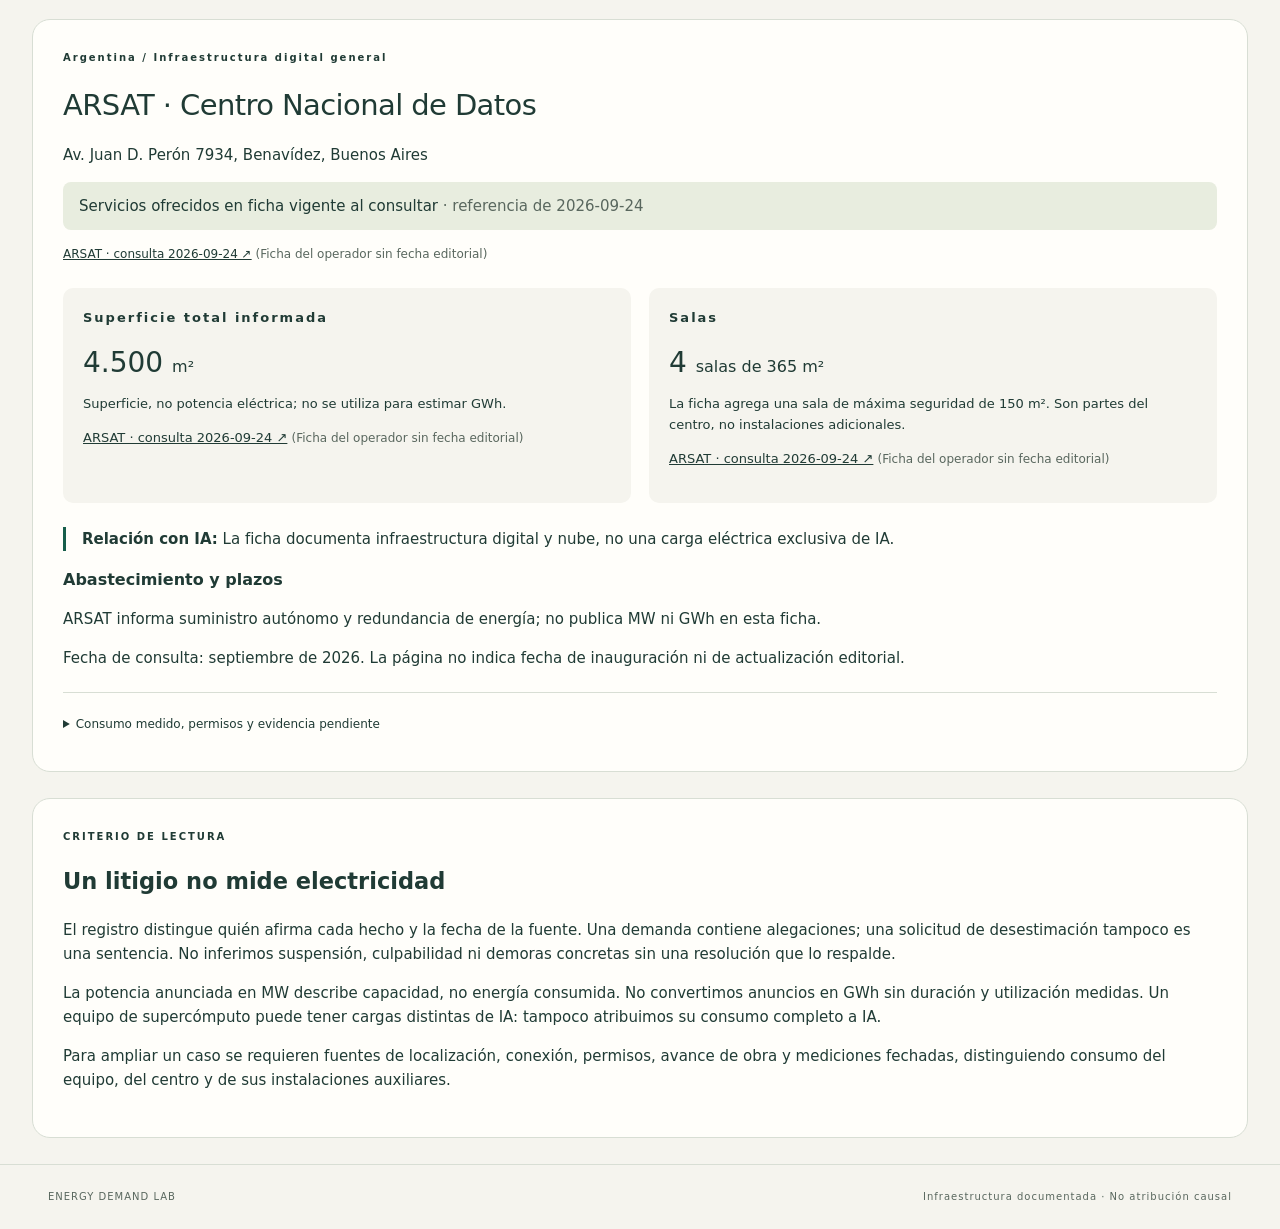
<file: dashboard/infrastructure.html>
<!doctype html>
<html lang="es"><head><meta charset="utf-8"><meta name="viewport" content="width=device-width, initial-scale=1"><title>Infraestructura de IA · Energy Demand Lab</title><meta name="description" content="Registro documental de infraestructura de IA: anuncios, operación documentada, potencia, consumo y contexto de permisos y litigios."><link rel="icon" href="favicon.svg" type="image/svg+xml"><link rel="stylesheet" href="styles.css"><link rel="stylesheet" href="infrastructure.css"><script defer src="research-data.js"></script><script defer src="infrastructure.js"></script></head><body>
<a class="skip" href="#main">Saltar al registro</a><header><a class="brand" href="index.html"><span class="mark">↗</span> ENERGY DEMAND <b>LAB</b></a><nav aria-label="Principal"><a href="monthly-report.html#sector-depth">Diagnóstico sectorial</a><a href="index.html">Tablero</a></nav></header>
<main id="main"><section class="intro"><div><p class="eyebrow">REGISTRO DOCUMENTAL / IA Y ENERGÍA</p><h1>Del anuncio<br><em>a la evidencia.</em></h1><p class="lede">Qué infraestructura está documentada, qué sabemos de su electricidad y qué todavía falta comprobar.</p></div><div class="snapshot">REVISIÓN MANUAL<span id="registry-date"></span><small>No es un censo ni seguimiento en tiempo real</small></div></section>
<section class="registry-summary" aria-label="Cobertura del registro"><div class="card"><p class="eyebrow">CASOS INCORPORADOS</p><div class="medium" id="project-count"></div><p>Registro inicial, no exhaustivo</p></div><div class="card"><p class="eyebrow">FOCO ARGENTINO</p><div class="medium" id="argentina-count"></div><p>Los casos internacionales son referencias separadas</p></div><div class="card trust"><p class="eyebrow">PARÁMETROS ELÉCTRICOS</p><div class="medium" id="meter-count"></div><p>Casos argentinos con parámetros eléctricos documentados: no son GWh medidos</p></div></section>
<section class="panel"><p class="eyebrow">ARGENTINA / COMPARACIÓN RÁPIDA</p><h2>Qué sabemos de cada instalación</h2><div class="table-wrap"><table class="registry-table"><caption>Capacidad, ampliación y potencia informada: no sumar entre sí</caption><thead><tr><th>Instalación</th><th>Dato eléctrico documentado</th><th>Vínculo con IA</th></tr></thead><tbody id="argentina-overview"></tbody></table></div><p>Las fichas siguientes incluyen cifras técnicas y las fuentes de cada valor. No se ha incorporado una serie de GWh medidos de estos centros.</p><a href="sector-history.html">Explorar la historia industrial argentina ↗</a></section><p id="registry-scope"></p><p class="notice" id="registry-rules"></p>
<div class="registry-toolbar"><label for="country-filter">Ámbito <select id="country-filter"><option value="Argentina">Argentina</option><option value="Estados Unidos">Referencias de Estados Unidos</option><option value="all">Todos los casos</option></select></label><a href="downloads/infrastructure_registry.json" download>Descargar registro completo (JSON) ↓</a><p id="filter-count" role="status"></p></div>
<div id="projects"></div>
<section class="panel"><p class="eyebrow">CRITERIO DE LECTURA</p><h2>Un litigio no mide electricidad</h2><p>El registro distingue quién afirma cada hecho y la fecha de la fuente. Una demanda contiene alegaciones; una solicitud de desestimación tampoco es una sentencia. No inferimos suspensión, culpabilidad ni demoras concretas sin una resolución que lo respalde.</p><p>La potencia anunciada en MW describe capacidad, no energía consumida. No convertimos anuncios en GWh sin duración y utilización medidas. Un equipo de supercómputo puede tener cargas distintas de IA: tampoco atribuimos su consumo completo a IA.</p><p>Para ampliar un caso se requieren fuentes de localización, conexión, permisos, avance de obra y mediciones fechadas, distinguiendo consumo del equipo, del centro y de sus instalaciones auxiliares.</p></section>
<noscript><p>Activá JavaScript para filtrar el registro o descargá el JSON completo desde el enlace superior.</p></noscript></main><footer><span>ENERGY DEMAND LAB</span><span>Infraestructura documentada · No atribución causal</span></footer></body></html>
</file>
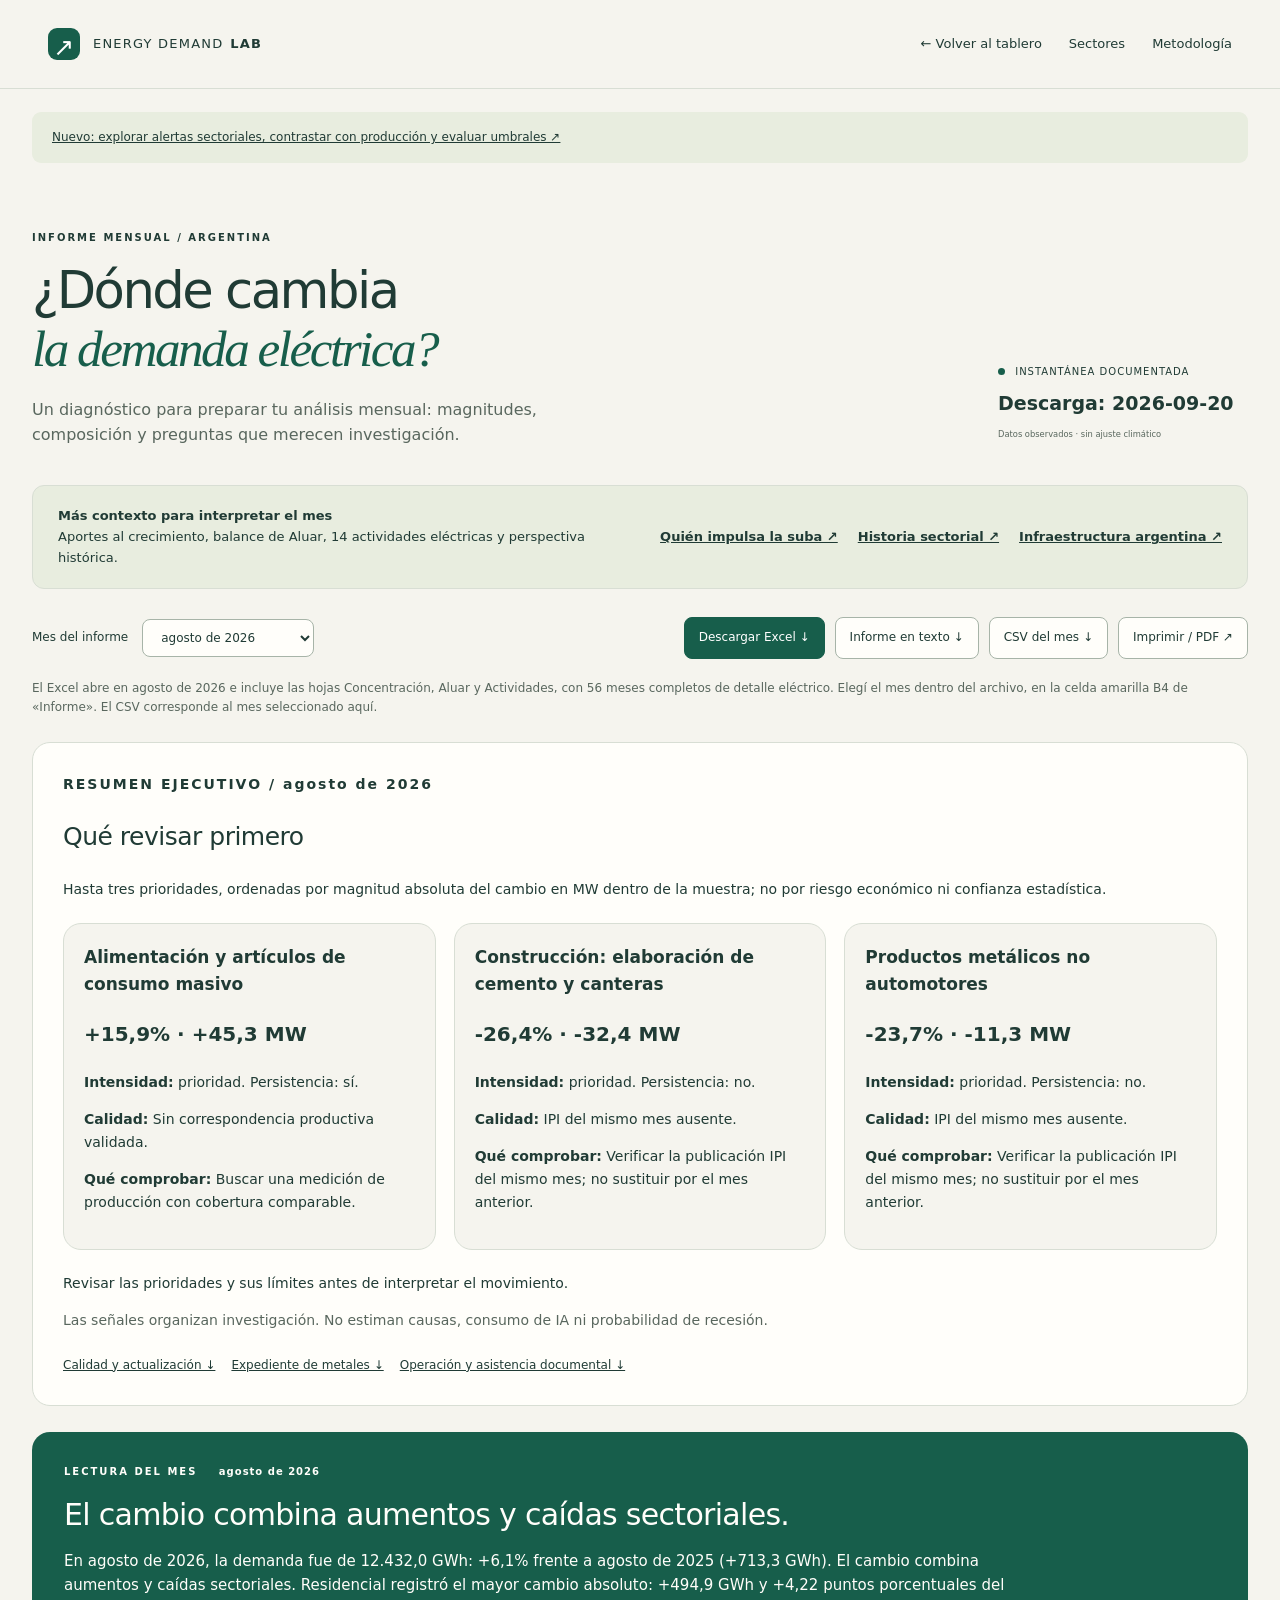
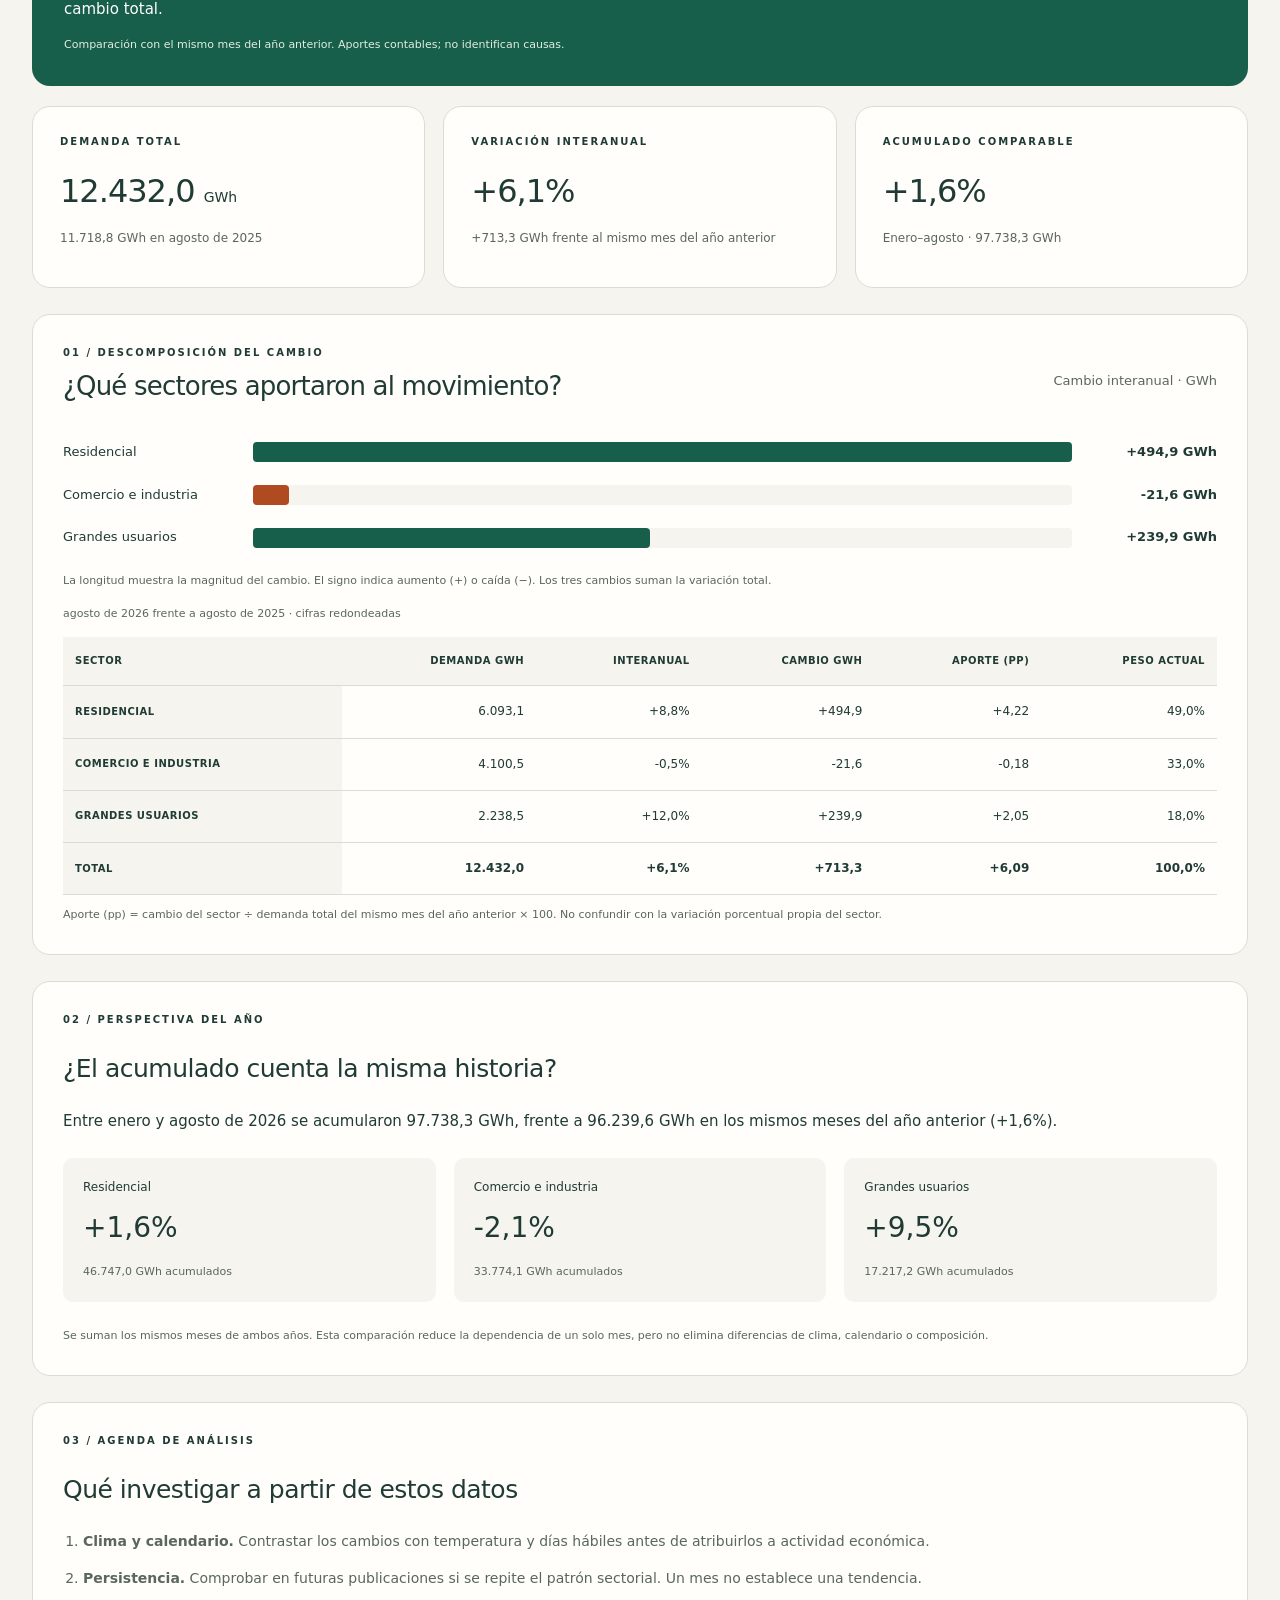
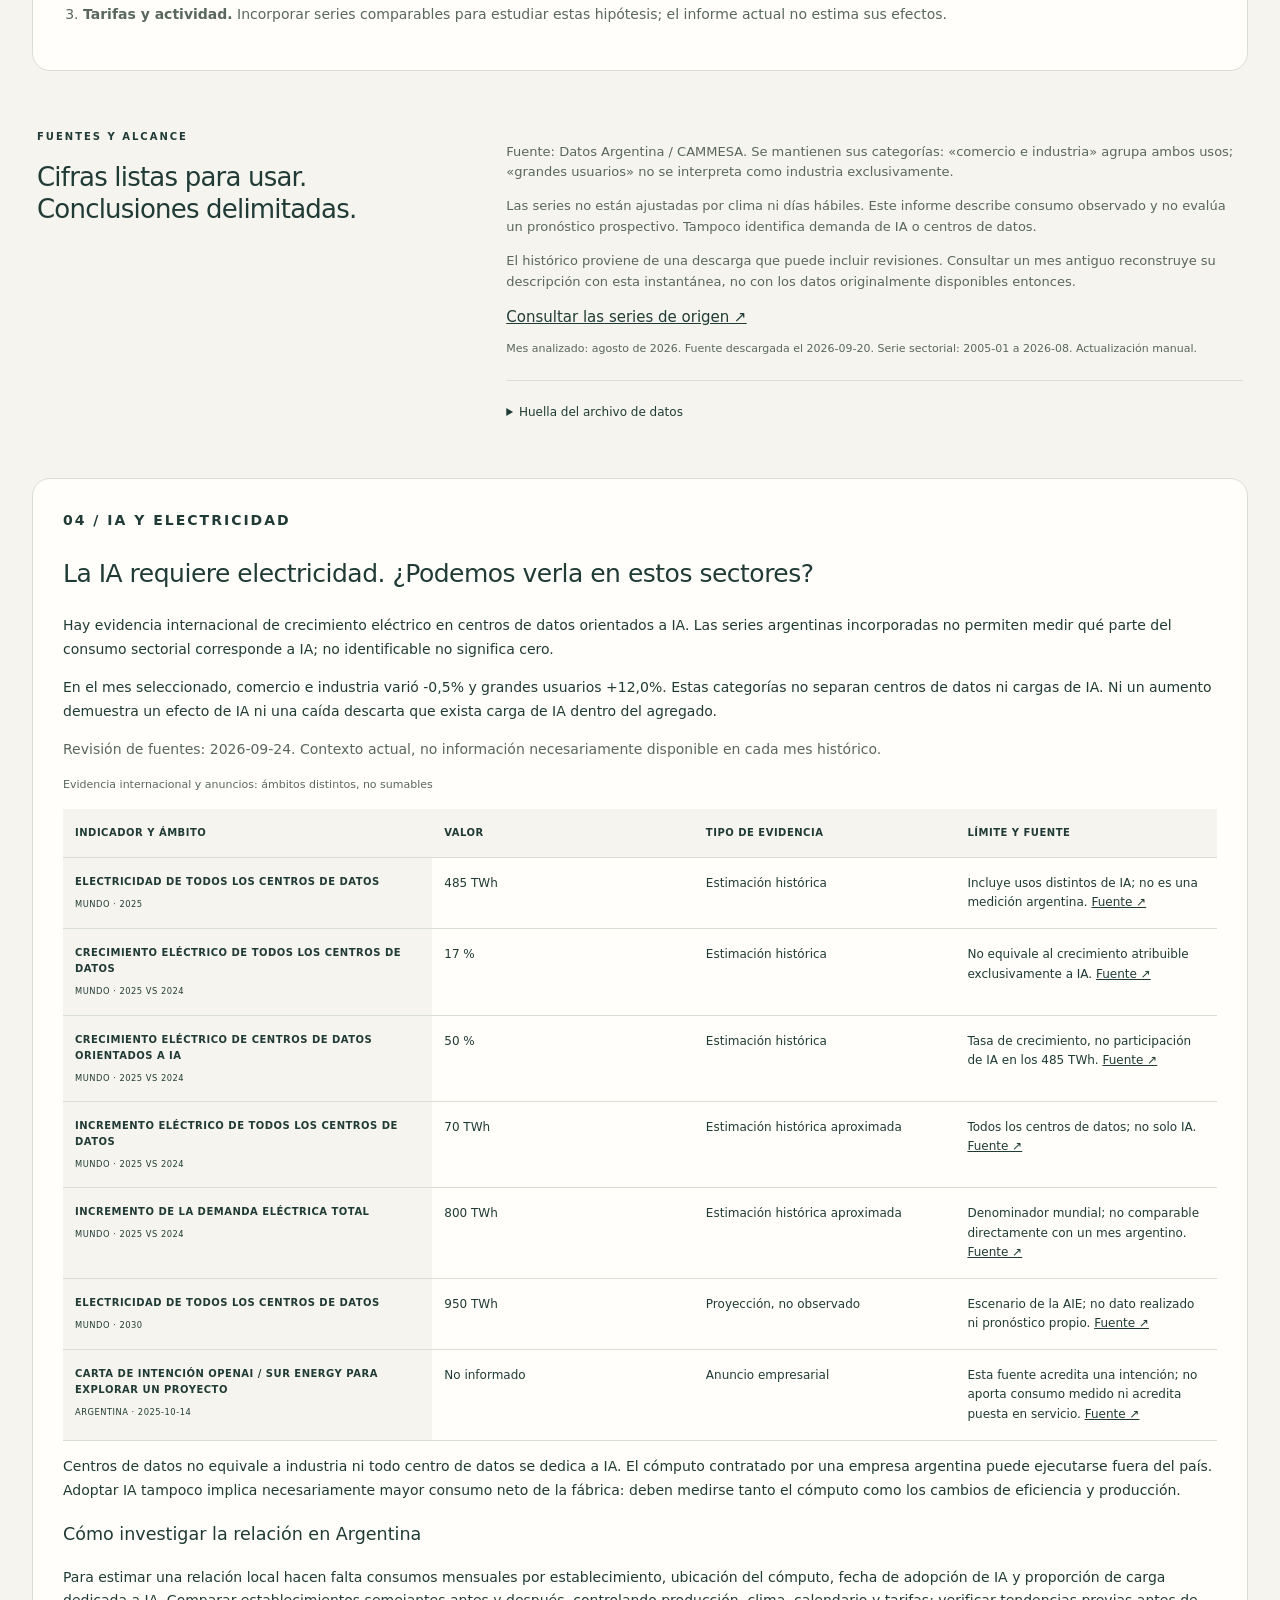
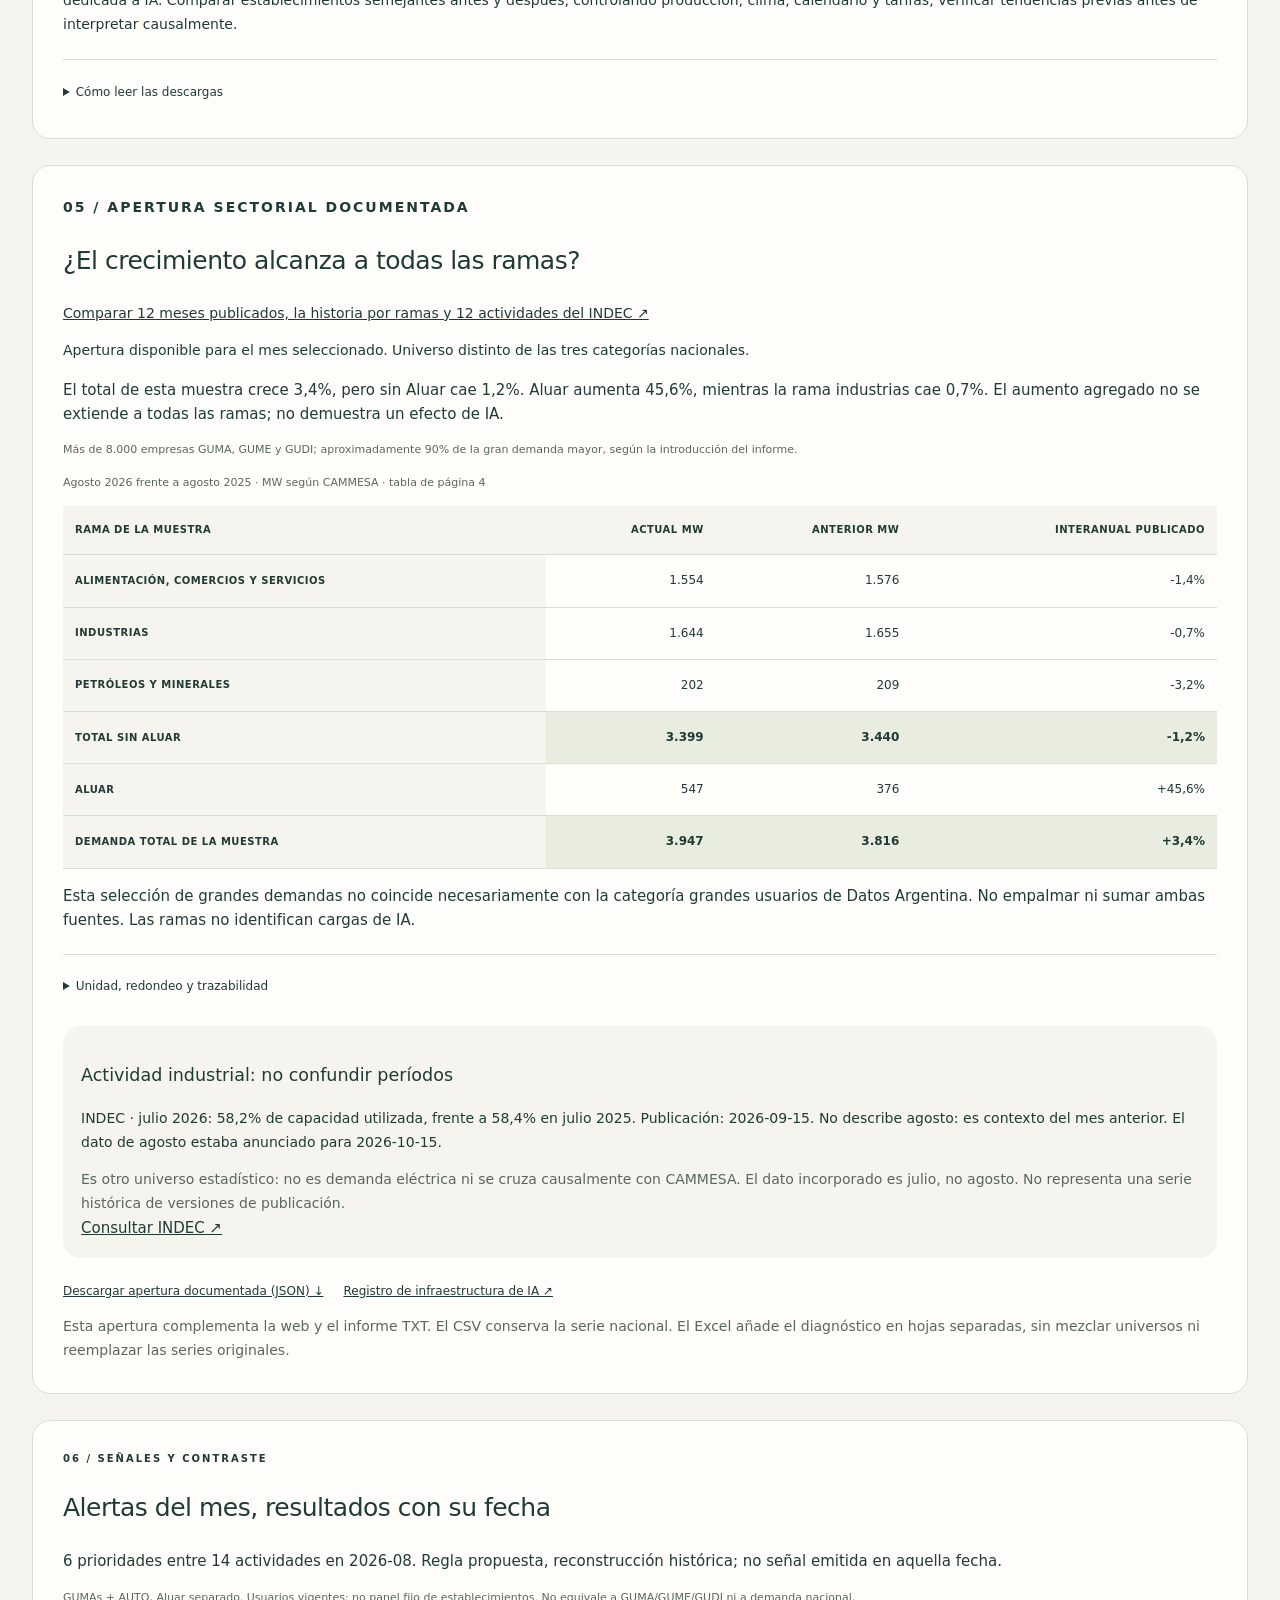
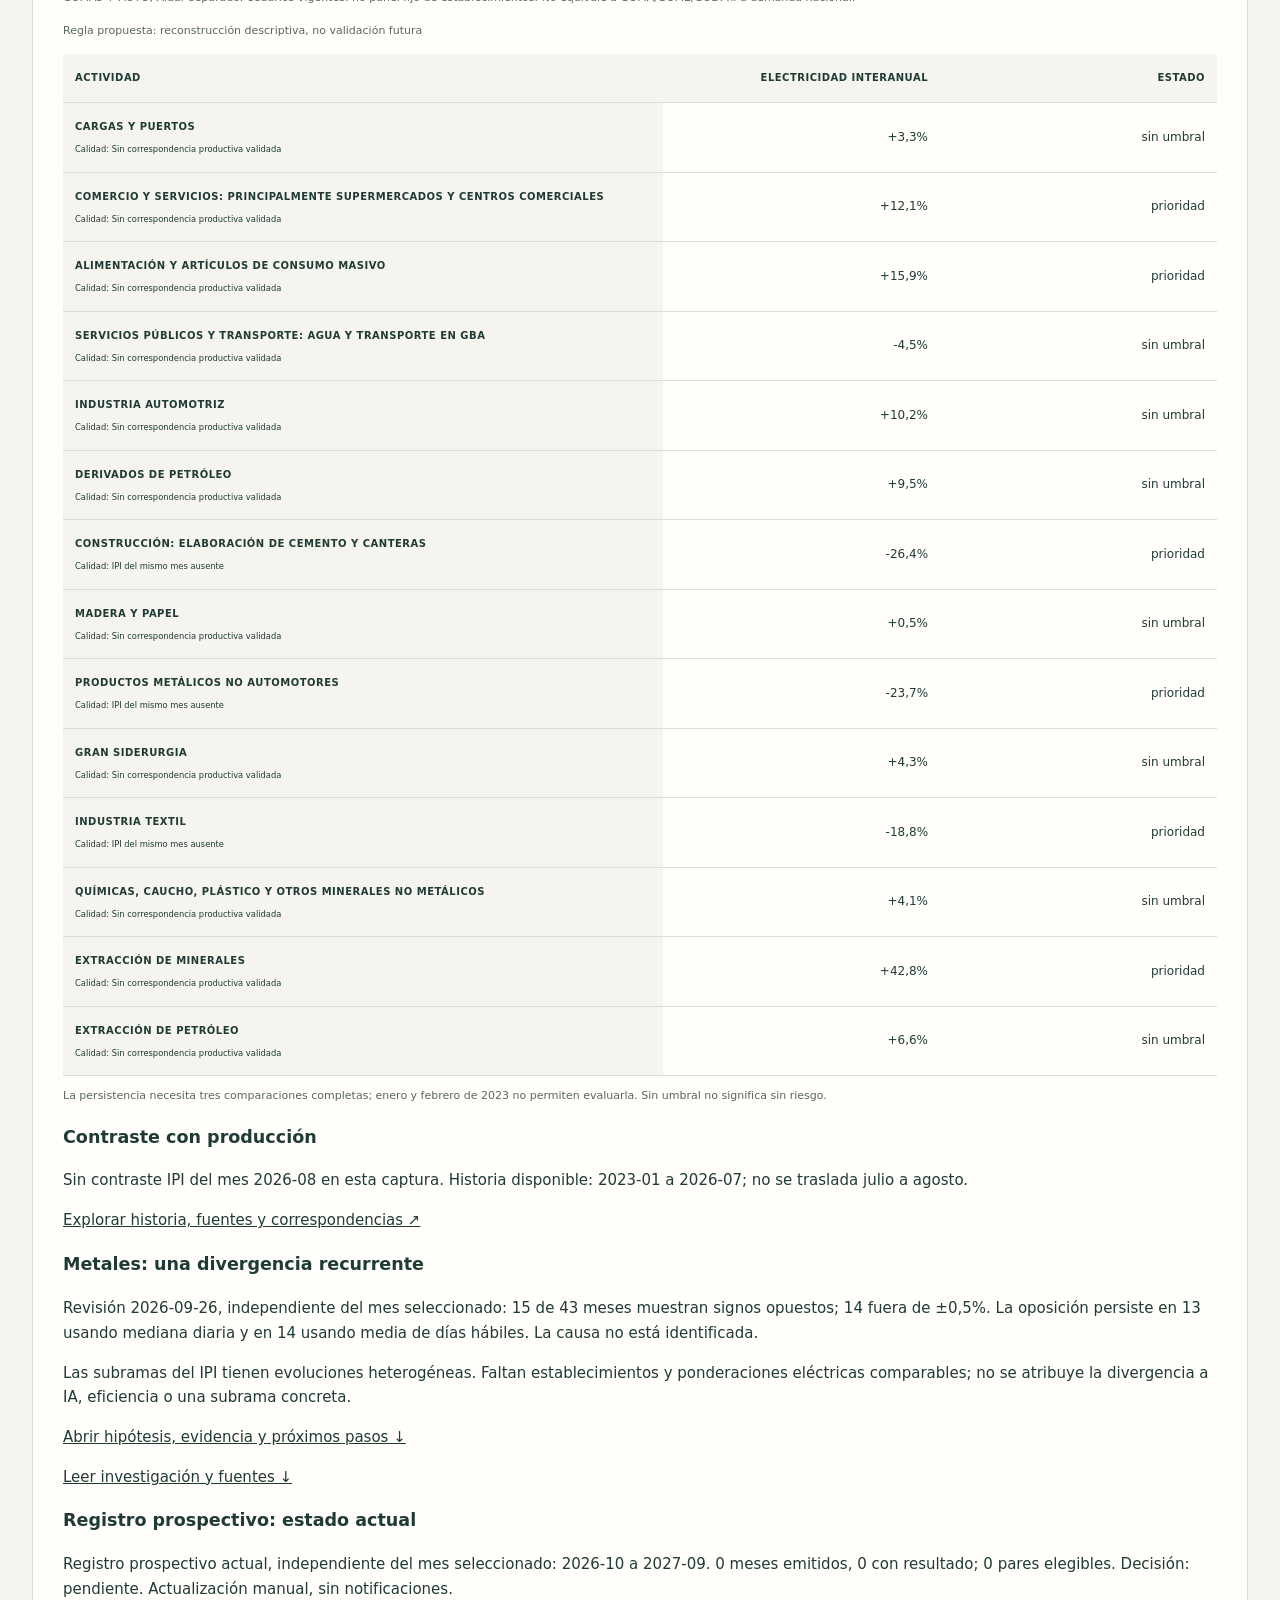
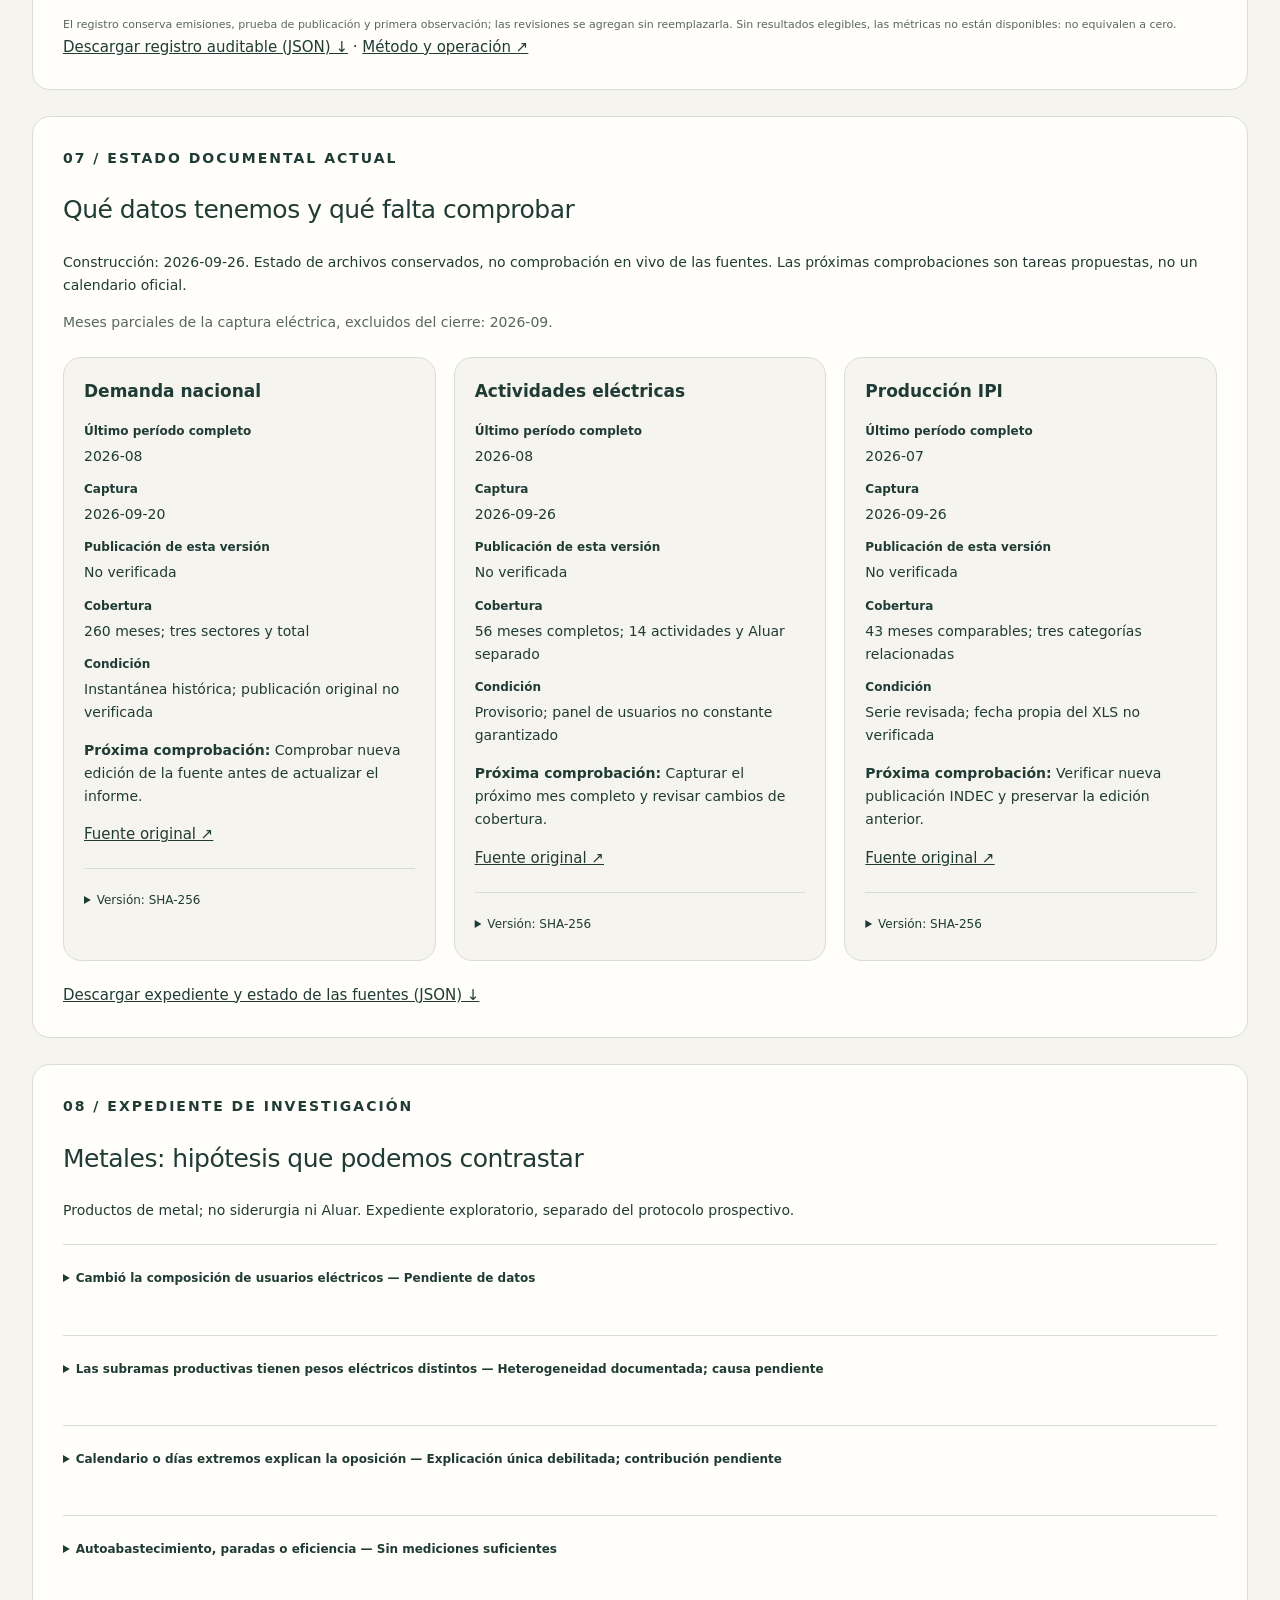
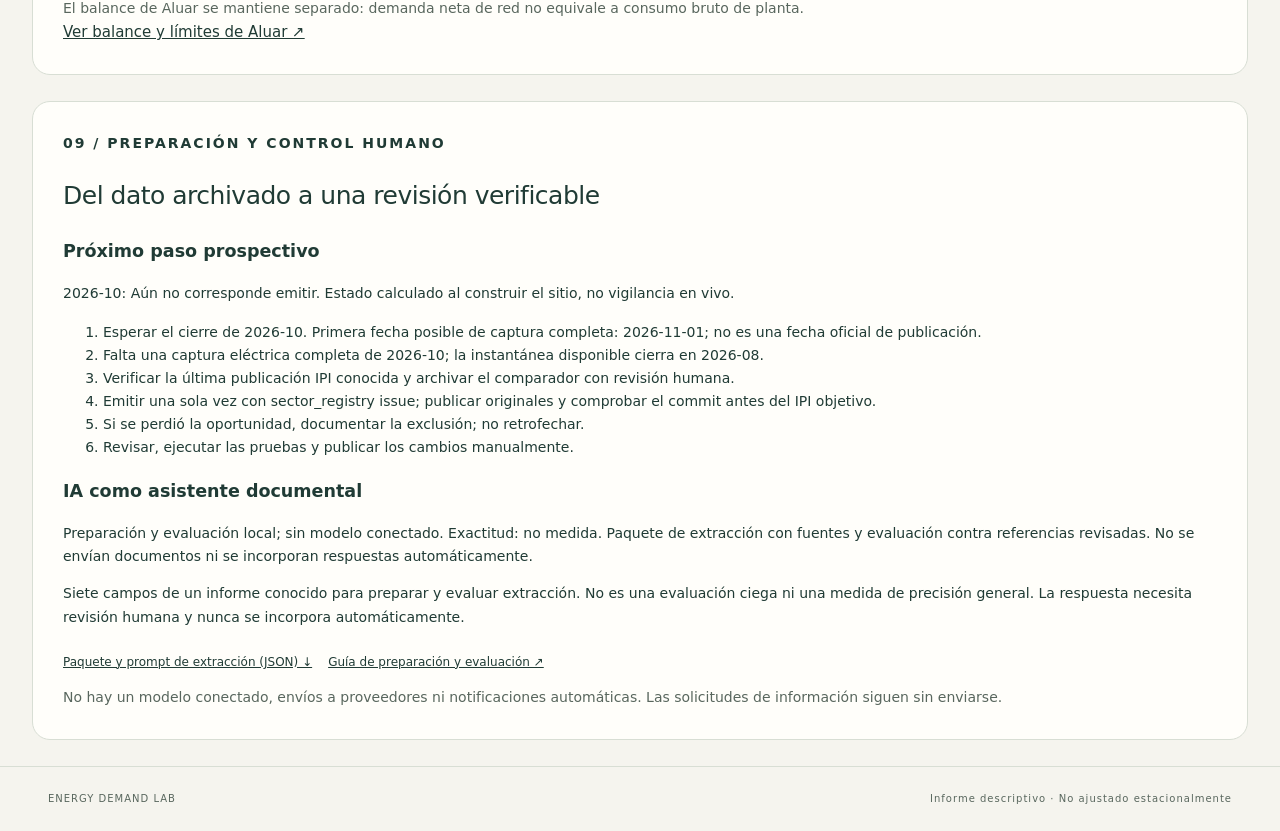
<file: dashboard/monthly-report.html>
<!doctype html>
<html lang="es"><head><meta charset="utf-8"><meta name="viewport" content="width=device-width, initial-scale=1"><title>Informe mensual · Energy Demand Lab</title><meta name="description" content="Informe mensual de demanda eléctrica argentina: variación interanual, aportes por sector y acumulado comparable. Descargá el diagnóstico y los datos."><meta name="theme-color" content="#175e4b"><meta property="og:title" content="Informe mensual de electricidad · Energy Demand Lab"><meta property="og:description" content="Diagnóstico sectorial de la demanda eléctrica argentina, con cifras verificables y fuentes documentadas."><meta property="og:type" content="website"><link rel="icon" href="favicon.svg" type="image/svg+xml"><link rel="stylesheet" href="styles.css"><link rel="stylesheet" href="report.css"><script defer src="report-data.js"></script><script defer src="report.js"></script></head>
<body>
<a class="skip" href="#main">Saltar al informe</a>
<header><a class="brand" href="index.html"><span class="mark">↗</span> ENERGY DEMAND <b>LAB</b></a><nav aria-label="Principal"><a href="index.html">← Volver al tablero</a><a href="#sectors">Sectores</a><a href="#method">Metodología</a></nav></header>
<main id="main">
<p class="notice"><a href="sector-alerts.html">Nuevo: explorar alertas sectoriales, contrastar con producción y evaluar umbrales ↗</a></p>
<section class="intro"><div><p class="eyebrow">INFORME MENSUAL / ARGENTINA</p><h1>¿Dónde cambia<br><em>la demanda eléctrica?</em></h1><p class="lede">Un diagnóstico para preparar tu análisis mensual: magnitudes, composición y preguntas que merecen investigación.</p></div><div class="snapshot"><span class="dot"></span> INSTANTÁNEA DOCUMENTADA<span id="vintage"></span><small>Datos observados · sin ajuste climático</small></div></section>
<section class="report-promo" aria-label="Análisis ampliado"><div><p><b>Más contexto para interpretar el mes</b></p><p>Aportes al crecimiento, balance de Aluar, 14 actividades eléctricas y perspectiva histórica.</p></div><a href="concentration.html">Quién impulsa la suba ↗</a><a href="sector-history.html">Historia sectorial ↗</a><a href="infrastructure.html">Infraestructura argentina ↗</a></section><div class="report-toolbar"><label for="report-period">Mes del informe <select id="report-period"></select></label><div class="report-actions"><a class="download-excel" id="export-excel" href="downloads/energy-demand.xlsx" download="energy-demand.xlsx">Descargar Excel ↓</a><button id="export-text" type="button">Informe en texto ↓</button><button id="export-sectors" type="button">CSV del mes ↓</button><button id="print-report" type="button">Imprimir / PDF ↗</button></div><p class="excel-help">El Excel abre en agosto de 2026 e incluye las hojas Concentración, Aluar y Actividades, con 56 meses completos de detalle eléctrico. Elegí el mes dentro del archivo, en la celda amarilla B4 de «Informe». El CSV corresponde al mes seleccionado aquí.</p></div>
<article id="report-body">
<section class="panel workbench" id="executive"><p class="eyebrow">RESUMEN EJECUTIVO / <span id="executive-period"></span></p><h2>Qué revisar primero</h2><p id="executive-ordering"></p><div class="executive-grid" id="executive-findings" aria-live="polite"></div><p id="executive-next"></p><p class="note" id="executive-boundary"></p><div class="links"><a href="#data-quality">Calidad y actualización ↓</a><a href="#metals-casebook">Expediente de metales ↓</a><a href="#assisted-operation">Operación y asistencia documental ↓</a></div></section>
<section class="report-lead"><p class="eyebrow">LECTURA DEL MES <span id="report-month"></span></p><h2 id="headline"></h2><p id="summary" aria-live="polite"></p><p class="note light-note">Comparación con el mismo mes del año anterior. Aportes contables; no identifican causas.</p></section>
<div class="report-kpis"><div class="card"><p class="eyebrow">DEMANDA TOTAL</p><div class="medium" id="total"></div><p id="previous"></p></div><div class="card"><p class="eyebrow">VARIACIÓN INTERANUAL</p><div class="medium" id="yoy"></div><p id="delta-total"></p></div><div class="card"><p class="eyebrow">ACUMULADO COMPARABLE</p><div class="medium" id="ytd-rate"></div><p id="ytd-label"></p></div></div>
<section id="sectors" class="panel"><div class="section-top"><div><p class="eyebrow">01 / DESCOMPOSICIÓN DEL CAMBIO</p><h2>¿Qué sectores aportaron al movimiento?</h2></div><span class="muted">Cambio interanual · GWh</span></div><div id="sector-bars" class="sector-bars"></div><p class="note">La longitud muestra la magnitud del cambio. El signo indica aumento (+) o caída (−). Los tres cambios suman la variación total.</p><div class="table-wrap"><table><caption id="sector-caption"></caption><thead><tr><th scope="col">Sector</th><th scope="col">Demanda GWh</th><th scope="col">Interanual</th><th scope="col">Cambio GWh</th><th scope="col">Aporte (pp)</th><th scope="col">Peso actual</th></tr></thead><tbody id="sector-rows"></tbody><tfoot id="sector-total"></tfoot></table></div><p class="note">Aporte (pp) = cambio del sector ÷ demanda total del mismo mes del año anterior × 100. No confundir con la variación porcentual propia del sector.</p></section>
<section class="panel"><p class="eyebrow">02 / PERSPECTIVA DEL AÑO</p><h2>¿El acumulado cuenta la misma historia?</h2><p id="ytd-summary"></p><div id="ytd-sectors" class="ytd-sectors"></div><p class="note">Se suman los mismos meses de ambos años. Esta comparación reduce la dependencia de un solo mes, pero no elimina diferencias de clima, calendario o composición.</p></section>
<section class="panel questions"><p class="eyebrow">03 / AGENDA DE ANÁLISIS</p><h2>Qué investigar a partir de estos datos</h2><ol><li><b>Clima y calendario.</b> Contrastar los cambios con temperatura y días hábiles antes de atribuirlos a actividad económica.</li><li><b>Persistencia.</b> Comprobar en futuras publicaciones si se repite el patrón sectorial. Un mes no establece una tendencia.</li><li><b>Tarifas y actividad.</b> Incorporar series comparables para estudiar estas hipótesis; el informe actual no estima sus efectos.</li></ol></section>
<section id="method" class="method"><div><p class="eyebrow">FUENTES Y ALCANCE</p><h2>Cifras listas para usar.<br>Conclusiones delimitadas.</h2></div><div><p>Fuente: Datos Argentina / CAMMESA. Se mantienen sus categorías: «comercio e industria» agrupa ambos usos; «grandes usuarios» no se interpreta como industria exclusivamente.</p><p>Las series no están ajustadas por clima ni días hábiles. Este informe describe consumo observado y no evalúa un pronóstico prospectivo. Tampoco identifica demanda de IA o centros de datos.</p><p>El histórico proviene de una descarga que puede incluir revisiones. Consultar un mes antiguo reconstruye su descripción con esta instantánea, no con los datos originalmente disponibles entonces.</p><a id="sector-source" target="_blank" rel="noopener">Consultar las series de origen ↗</a><p class="source-note" id="report-source-note"></p><details><summary>Huella del archivo de datos</summary><pre id="sector-hash"></pre></details></div></section>
<section id="ai-energy" class="panel ai-panel"><p class="eyebrow">04 / IA Y ELECTRICIDAD</p><h2>La IA requiere electricidad. ¿Podemos verla en estos sectores?</h2><p id="ai-conclusion"></p><p id="ai-local"></p><p class="note" id="ai-vintage"></p><div class="table-wrap"><table><caption>Evidencia internacional y anuncios: ámbitos distintos, no sumables</caption><thead><tr><th scope="col">Indicador y ámbito</th><th scope="col">Valor</th><th scope="col">Tipo de evidencia</th><th scope="col">Límite y fuente</th></tr></thead><tbody id="ai-evidence"></tbody></table></div><p id="ai-interpretation"></p><h3>Cómo investigar la relación en Argentina</h3><p id="ai-next"></p><details><summary>Cómo leer las descargas</summary><p>El CSV usa punto y coma, coma decimal y UTF-8. Incluye tres sectores y una fila total: no sumar el total nuevamente. Porcentajes y aportes están expresados en %, y pp, no en proporciones. Los acumulados comparan enero al mes elegido. IA GWh vacío significa no identificable, nunca cero. El Excel agrega «IA y energía» con cifras, fuentes y límites. La revisión internacional no cambia al seleccionar un mes local.</p></details></section>
<section class="panel branch-panel" id="sector-depth"><p class="eyebrow">05 / APERTURA SECTORIAL DOCUMENTADA</p><h2>¿El crecimiento alcanza a todas las ramas?</h2><p><a href="sector-history.html">Comparar 12 meses publicados, la historia por ramas y 12 actividades del INDEC ↗</a></p><p id="branch-availability" aria-live="polite"></p><div id="branch-content"><p id="branch-diagnosis"></p><p class="note" id="branch-coverage"></p><div class="table-wrap"><table><caption id="branch-caption"></caption><thead><tr><th scope="col">Rama de la muestra</th><th scope="col">Actual MW</th><th scope="col">Anterior MW</th><th scope="col">Interanual publicado</th></tr></thead><tbody id="branch-rows"></tbody></table></div><p id="branch-boundary"></p><details><summary>Unidad, redondeo y trazabilidad</summary><p id="branch-method"></p><p id="branch-source"></p></details></div><div class="activity-context"><h3>Actividad industrial: no confundir períodos</h3><p id="activity-context"></p><p class="note" id="activity-caveat"></p><a href="https://www.indec.gob.ar/Nivel4/Tema/3/6/15" target="_blank" rel="noopener">Consultar INDEC ↗</a></div><div class="links"><a href="downloads/sector_deep_dive.json" download>Descargar apertura documentada (JSON) ↓</a><a href="infrastructure.html">Registro de infraestructura de IA ↗</a></div><p class="note">Esta apertura complementa la web y el informe TXT. El CSV conserva la serie nacional. El Excel añade el diagnóstico en hojas separadas, sin mezclar universos ni reemplazar las series originales.</p></section>
<section class="panel" id="sector-validation"><p class="eyebrow">06 / SEÑALES Y CONTRASTE</p><h2>Alertas del mes, resultados con su fecha</h2><p id="monthly-alert-note" aria-live="polite"></p><p class="note" id="monthly-alert-scope"></p><div class="table-wrap"><table><caption>Regla propuesta: reconstrucción descriptiva, no validación futura</caption><thead><tr><th scope="col">Actividad</th><th scope="col">Electricidad interanual</th><th scope="col">Estado</th></tr></thead><tbody id="monthly-alert-rows"></tbody></table></div><p class="note">La persistencia necesita tres comparaciones completas; enero y febrero de 2023 no permiten evaluarla. Sin umbral no significa sin riesgo.</p><h3>Contraste con producción</h3><p id="monthly-production-note"></p><div class="table-wrap"><table><caption>Serie original, sin ajuste estacional; perímetros distintos</caption><thead><tr><th scope="col">Categoría relacionada</th><th scope="col">Electricidad</th><th scope="col">IPI</th></tr></thead><tbody id="monthly-production-rows"></tbody></table></div><p><a href="sector-alerts.html#production">Explorar historia, fuentes y correspondencias ↗</a></p><h3>Metales: una divergencia recurrente</h3><p id="metals-narrative"></p><p>Las subramas del IPI tienen evoluciones heterogéneas. Faltan establecimientos y ponderaciones eléctricas comparables; no se atribuye la divergencia a IA, eficiencia o una subrama concreta.</p><p><a href="#metals-casebook">Abrir hipótesis, evidencia y próximos pasos ↓</a></p><a href="../reports/research/divergencias-metales.md">Leer investigación y fuentes ↓</a><h3>Registro prospectivo: estado actual</h3><p id="monthly-registry-note"></p><p class="note">El registro conserva emisiones, prueba de publicación y primera observación; las revisiones se agregan sin reemplazarla. Sin resultados elegibles, las métricas no están disponibles: no equivalen a cero.</p><a href="downloads/sector_prospective_registry.json" download>Descargar registro auditable (JSON) ↓</a> · <a href="https://github.com/ignapetit25-tech/energy-demand-lab/blob/main/docs/registro-sectorial.md">Método y operación ↗</a></section>
<section class="panel workbench" id="data-quality"><p class="eyebrow">07 / ESTADO DOCUMENTAL ACTUAL</p><h2>Qué datos tenemos y qué falta comprobar</h2><p id="quality-snapshot"></p><p id="quality-partial" class="note"></p><div class="executive-grid" id="quality-sources"></div><a href="downloads/analysis_workbench.json" download>Descargar expediente y estado de las fuentes (JSON) ↓</a></section>
<section class="panel workbench" id="metals-casebook"><p class="eyebrow">08 / EXPEDIENTE DE INVESTIGACIÓN</p><h2>Metales: hipótesis que podemos contrastar</h2><p id="casebook-scope"></p><div id="casebook-hypotheses"></div><p class="note">El balance de Aluar se mantiene separado: demanda neta de red no equivale a consumo bruto de planta.</p><a href="concentration.html">Ver balance y límites de Aluar ↗</a></section>
<section class="panel workbench" id="assisted-operation"><p class="eyebrow">09 / PREPARACIÓN Y CONTROL HUMANO</p><h2>Del dato archivado a una revisión verificable</h2><h3>Próximo paso prospectivo</h3><p id="operations-state"></p><ol id="operations-steps"></ol><h3>IA como asistente documental</h3><p id="document-assistant-status"></p><p>Siete campos de un informe conocido para preparar y evaluar extracción. No es una evaluación ciega ni una medida de precisión general. La respuesta necesita revisión humana y nunca se incorpora automáticamente.</p><div class="links"><a href="downloads/document_review_task.json" download>Paquete y prompt de extracción (JSON) ↓</a><a href="https://github.com/ignapetit25-tech/energy-demand-lab/blob/main/docs/mesa-de-analisis.md">Guía de preparación y evaluación ↗</a></div><p class="note">No hay un modelo conectado, envíos a proveedores ni notificaciones automáticas. Las solicitudes de información siguen sin enviarse.</p></section>
<script defer src="research-data.js"></script><script defer src="research-report.js"></script>
</article>
<noscript><p>Activá JavaScript para explorar los informes. El informe del último mes también está disponible como documento en reports/monthly/.</p></noscript>
</main><footer><span>ENERGY DEMAND LAB</span><span>Informe descriptivo · No ajustado estacionalmente</span></footer></body></html>
</file>
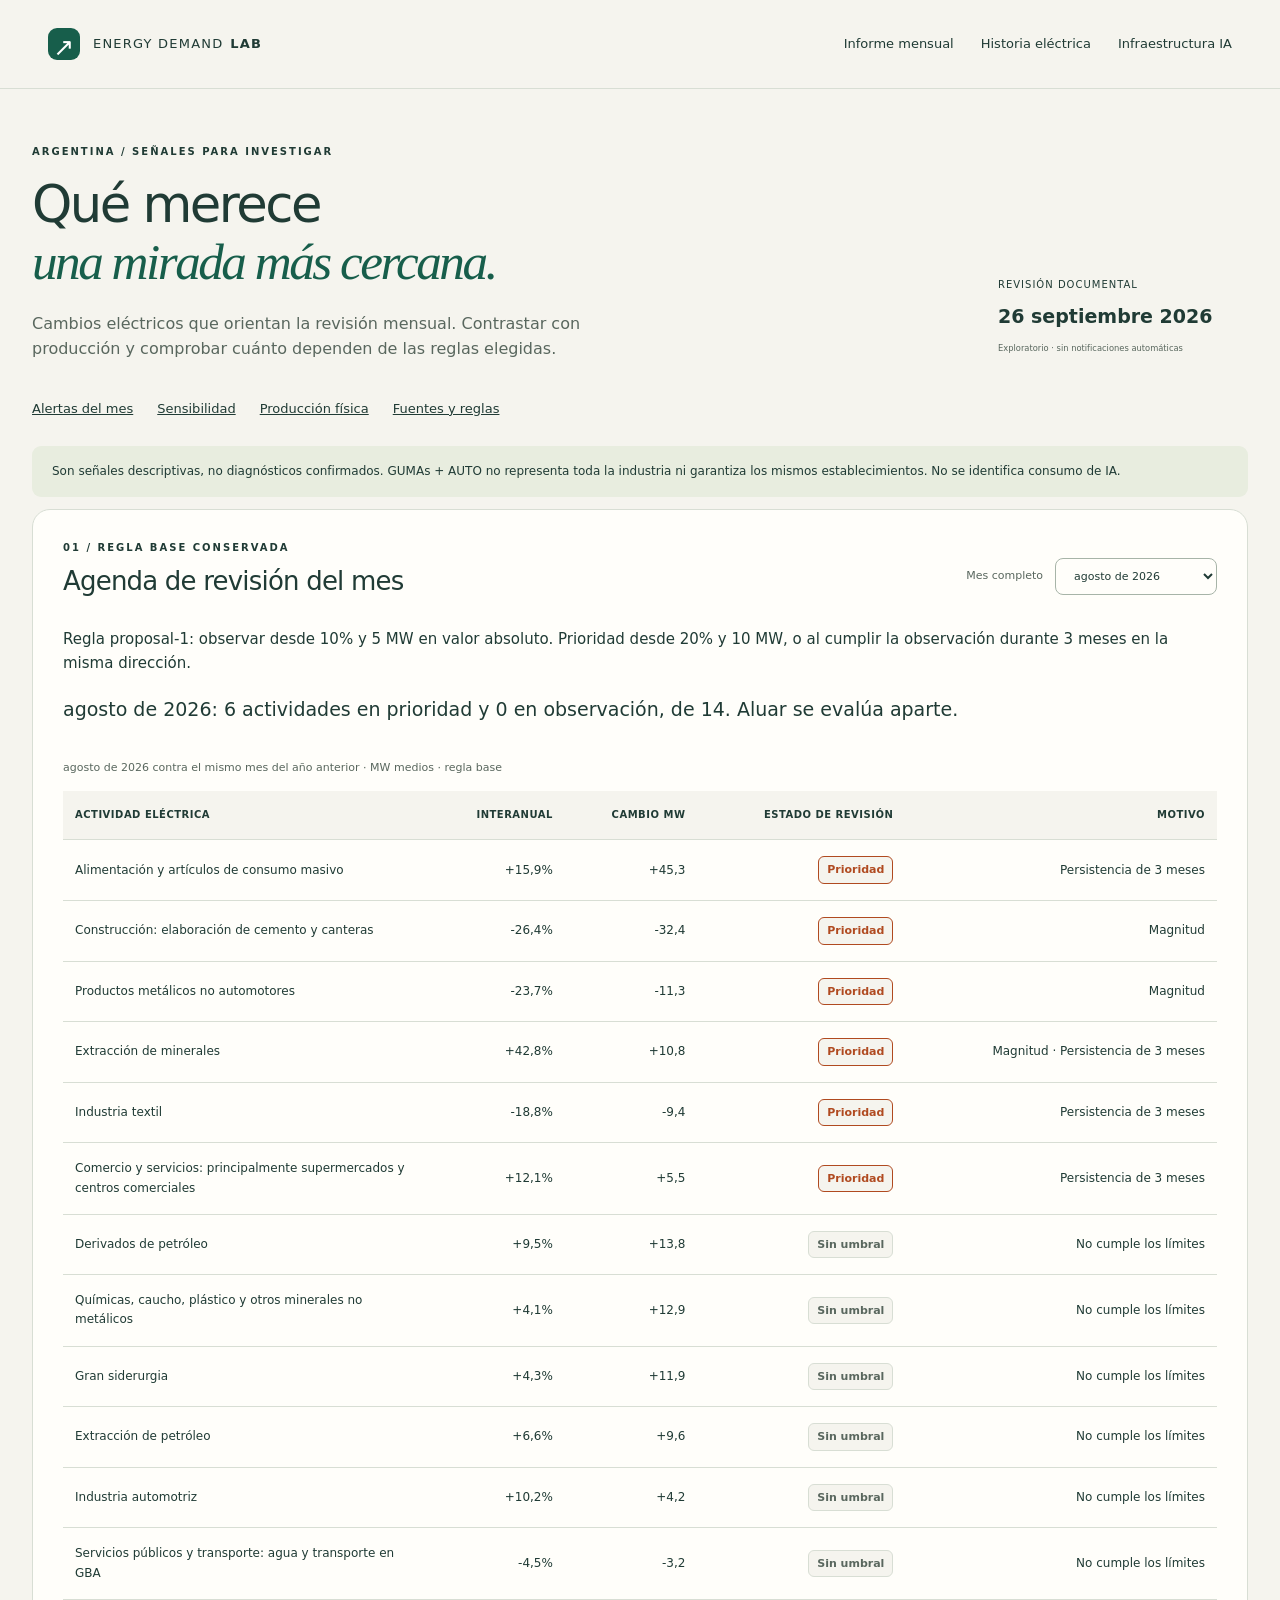
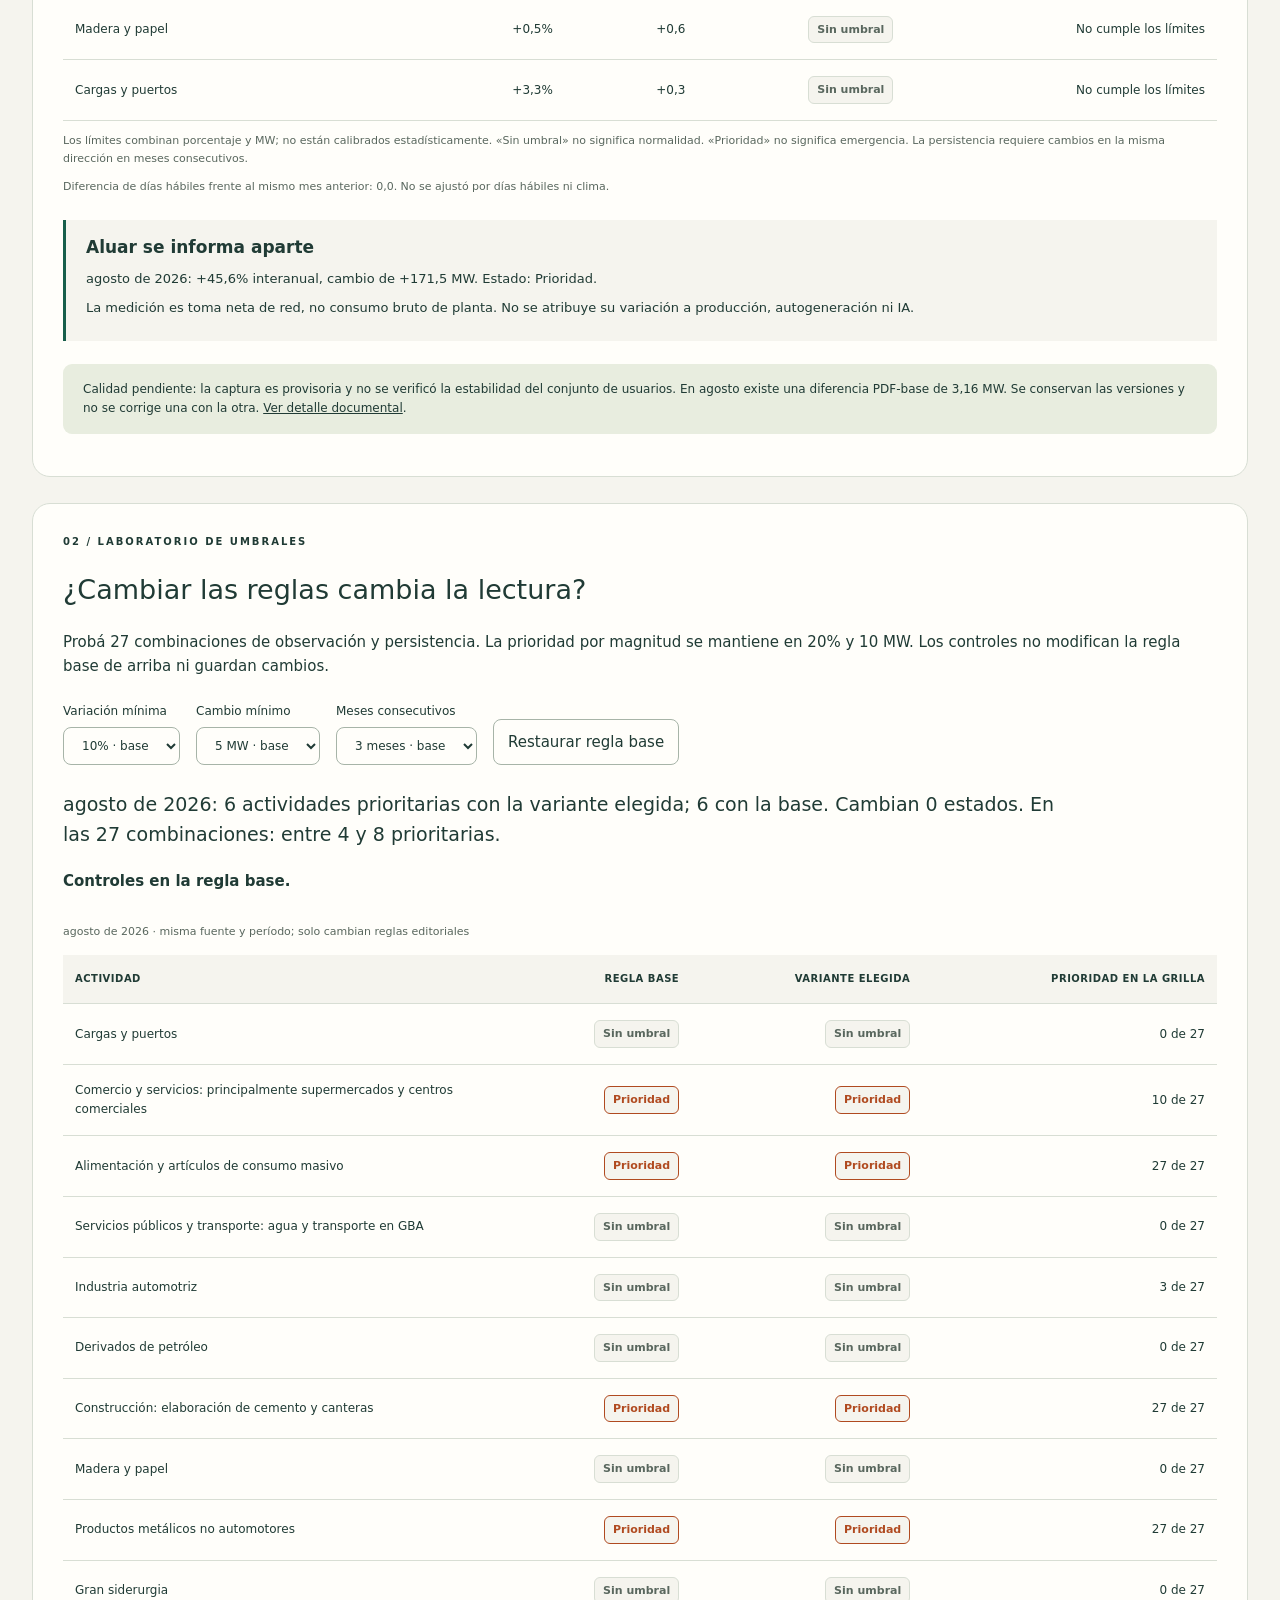
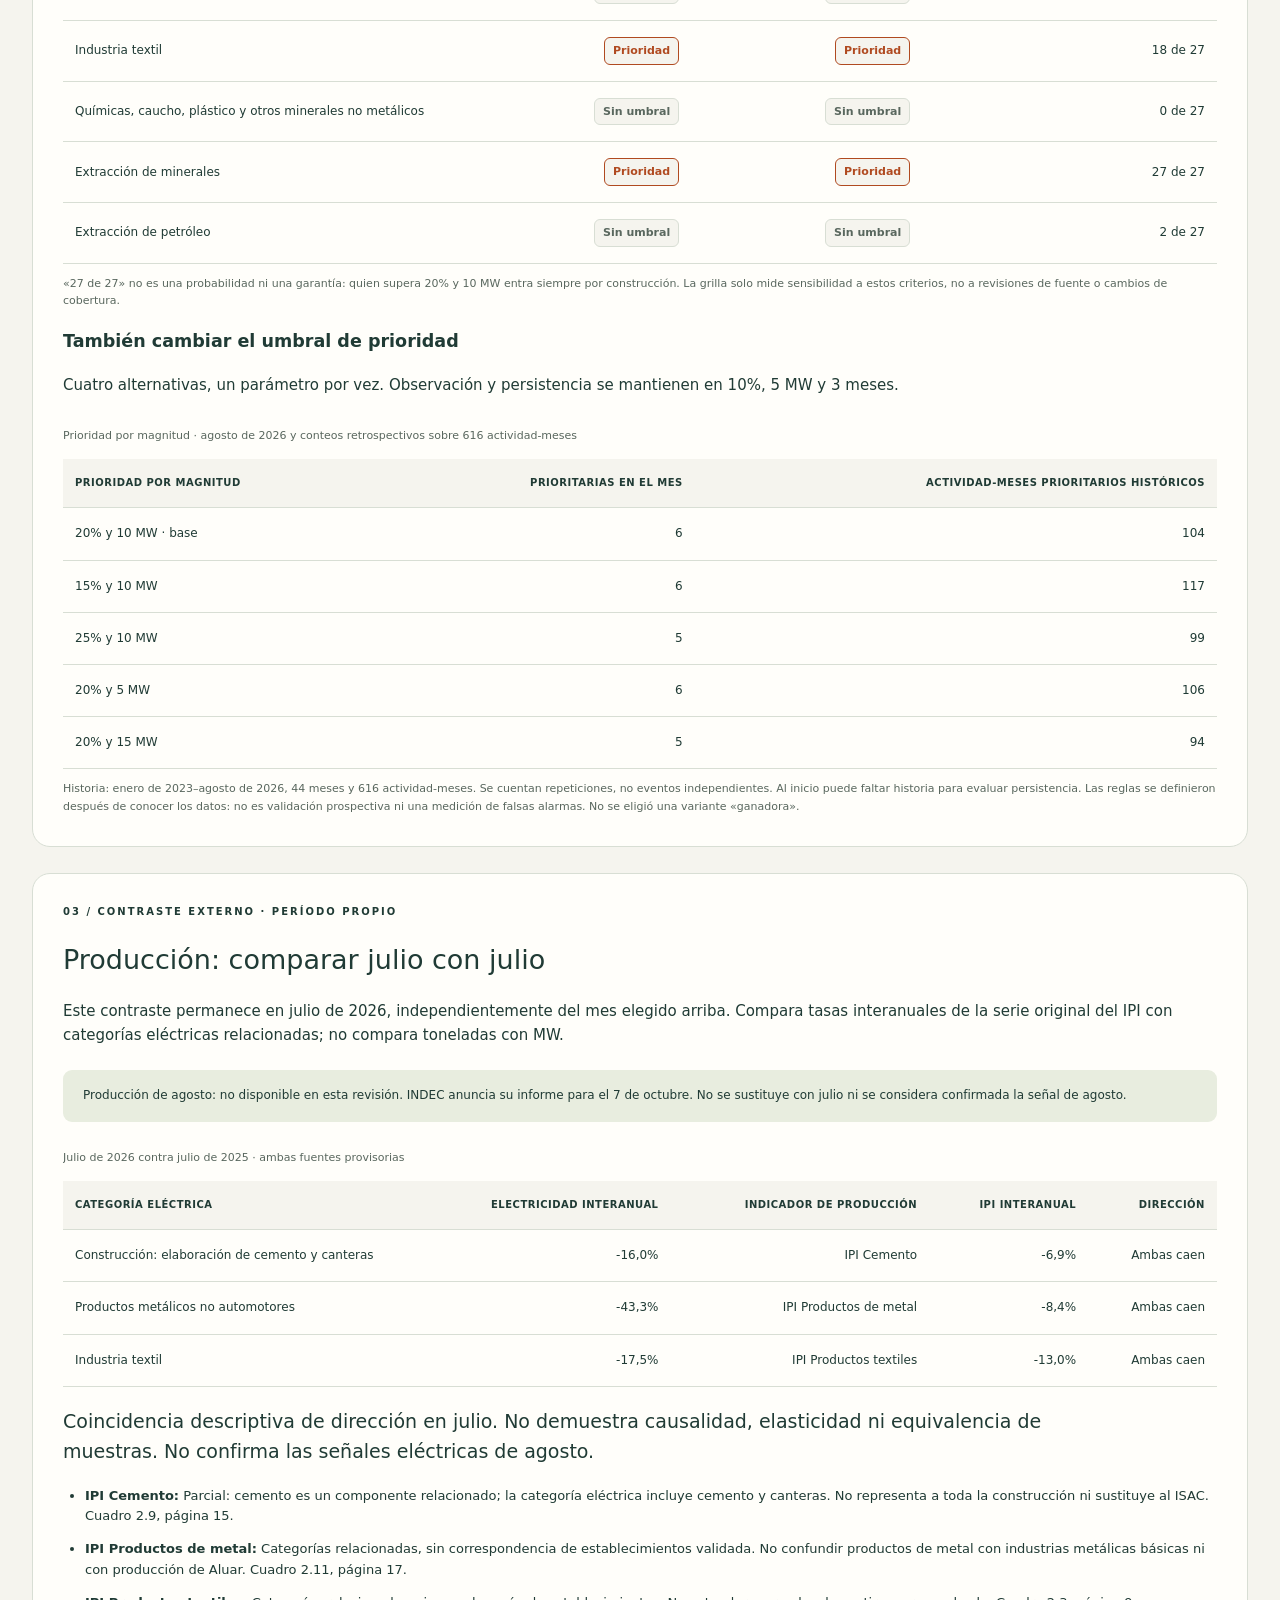
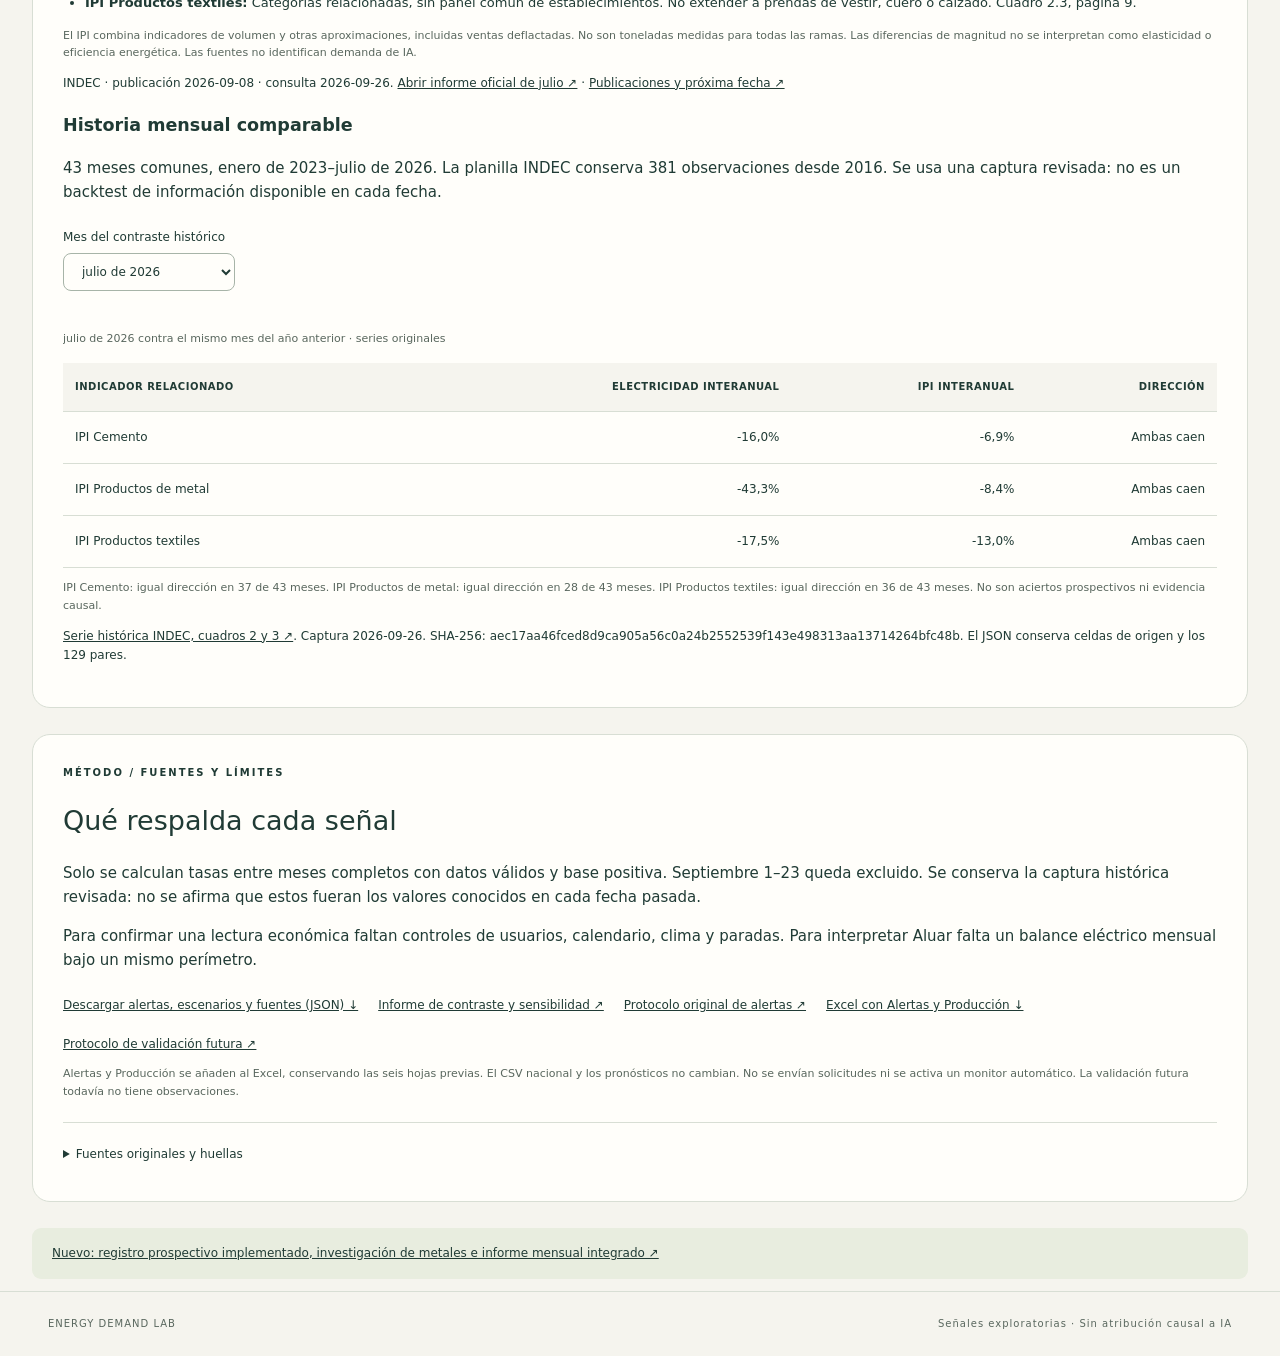
<file: dashboard/sector-alerts.html>
<!doctype html>
<html lang="es">
<head>
<meta charset="utf-8"><meta name="viewport" content="width=device-width,initial-scale=1">
<title>Alertas sectoriales · Energy Demand Lab</title>
<meta name="description" content="Señales eléctricas exploratorias de 14 actividades argentinas, contraste con producción industrial y sensibilidad de umbrales.">
<link rel="icon" href="favicon.svg"><link rel="stylesheet" href="styles.css"><link rel="stylesheet" href="sector-alerts.css">
<script defer src="sector-alerts-data.js"></script><script defer src="sector-alerts.js"></script>
</head>
<body>
<a class="skip" href="#main">Saltar a las alertas</a>
<header><a class="brand" href="index.html"><span class="mark">↗</span> ENERGY DEMAND <b>LAB</b></a><nav aria-label="Principal"><a href="monthly-report.html">Informe mensual</a><a href="concentration.html#monthly-history">Historia eléctrica</a><a href="infrastructure.html">Infraestructura IA</a></nav></header>
<main id="main">
<section class="intro"><div><p class="eyebrow">ARGENTINA / SEÑALES PARA INVESTIGAR</p><h1>Qué merece<br><em>una mirada más cercana.</em></h1><p class="lede">Cambios eléctricos que orientan la revisión mensual. Contrastar con producción y comprobar cuánto dependen de las reglas elegidas.</p></div><div class="snapshot">REVISIÓN DOCUMENTAL<span>26 septiembre 2026</span><small>Exploratorio · sin notificaciones automáticas</small></div></section>
<nav class="alert-section-links" aria-label="Secciones"><a href="#signals">Alertas del mes</a><a href="#sensitivity">Sensibilidad</a><a href="#production">Producción física</a><a href="#sources">Fuentes y reglas</a></nav>
<p class="notice alert-notice">Son señales descriptivas, no diagnósticos confirmados. GUMAs + AUTO no representa toda la industria ni garantiza los mismos establecimientos. No se identifica consumo de IA.</p>
<section class="panel" id="signals">
<div class="section-top"><div><p class="eyebrow">01 / REGLA BASE CONSERVADA</p><h2>Agenda de revisión del mes</h2></div><label for="alert-period">Mes completo <select id="alert-period"></select></label></div>
<p id="base-rules"></p>
<p class="finding" id="alert-summary" aria-live="polite"></p>
<div class="table-wrap" tabindex="0" aria-label="Alertas sectoriales, tabla desplazable"><table><caption id="alert-caption"></caption><thead><tr><th scope="col">Actividad eléctrica</th><th scope="col">Interanual</th><th scope="col">Cambio MW</th><th scope="col">Estado de revisión</th><th scope="col">Motivo</th></tr></thead><tbody id="alert-rows"></tbody></table></div>
<p class="note">Los límites combinan porcentaje y MW; no están calibrados estadísticamente. «Sin umbral» no significa normalidad. «Prioridad» no significa emergencia. La persistencia requiere cambios en la misma dirección en meses consecutivos.</p>
<p id="calendar-note" class="note"></p>
<aside class="alert-aside"><h3>Aluar se informa aparte</h3><p id="alert-aluar"></p><p>La medición es toma neta de red, no consumo bruto de planta. No se atribuye su variación a producción, autogeneración ni IA.</p></aside>
<p class="notice alert-notice">Calidad pendiente: la captura es provisoria y no se verificó la estabilidad del conjunto de usuarios. En agosto existe una diferencia PDF-base de 3,16 MW. Se conservan las versiones y no se corrige una con la otra. <a href="concentration.html#monthly-history">Ver detalle documental</a>.</p>
</section>
<section class="panel" id="sensitivity">
<p class="eyebrow">02 / LABORATORIO DE UMBRALES</p><h2>¿Cambiar las reglas cambia la lectura?</h2>
<p>Probá 27 combinaciones de observación y persistencia. La prioridad por magnitud se mantiene en 20% y 10 MW. Los controles no modifican la regla base de arriba ni guardan cambios.</p>
<div class="alert-controls"><label for="sensitivity-percent">Variación mínima <select id="sensitivity-percent"><option value="5">5%</option><option value="10" selected>10% · base</option><option value="15">15%</option></select></label><label for="sensitivity-mw">Cambio mínimo <select id="sensitivity-mw"><option value="2.5">2,5 MW</option><option value="5" selected>5 MW · base</option><option value="10">10 MW</option></select></label><label for="sensitivity-months">Meses consecutivos <select id="sensitivity-months"><option value="2">2 meses</option><option value="3" selected>3 meses · base</option><option value="4">4 meses</option></select></label><button id="reset-thresholds" type="button">Restaurar regla base</button></div>
<p class="finding" id="sensitivity-summary" aria-live="polite"></p>
<p id="scenario-label"></p>
<div class="table-wrap" tabindex="0" aria-label="Sensibilidad por actividad, tabla desplazable"><table><caption id="sensitivity-caption"></caption><thead><tr><th scope="col">Actividad</th><th scope="col">Regla base</th><th scope="col">Variante elegida</th><th scope="col">Prioridad en la grilla</th></tr></thead><tbody id="sensitivity-rows"></tbody></table></div>
<p class="note">«27 de 27» no es una probabilidad ni una garantía: quien supera 20% y 10 MW entra siempre por construcción. La grilla solo mide sensibilidad a estos criterios, no a revisiones de fuente o cambios de cobertura.</p>
<h3>También cambiar el umbral de prioridad</h3><p>Cuatro alternativas, un parámetro por vez. Observación y persistencia se mantienen en 10%, 5 MW y 3 meses.</p>
<div class="table-wrap" tabindex="0" aria-label="Umbrales de prioridad"><table><caption id="priority-caption"></caption><thead><tr><th scope="col">Prioridad por magnitud</th><th scope="col">Prioritarias en el mes</th><th scope="col">Actividad-meses prioritarios históricos</th></tr></thead><tbody id="priority-rows"></tbody></table></div>
<p class="note">Historia: enero de 2023–agosto de 2026, 44 meses y 616 actividad-meses. Se cuentan repeticiones, no eventos independientes. Al inicio puede faltar historia para evaluar persistencia. Las reglas se definieron después de conocer los datos: no es validación prospectiva ni una medición de falsas alarmas. No se eligió una variante «ganadora».</p>
</section>
<section class="panel" id="production">
<p class="eyebrow">03 / CONTRASTE EXTERNO · PERÍODO PROPIO</p><h2>Producción: comparar julio con julio</h2>
<p>Este contraste permanece en julio de 2026, independientemente del mes elegido arriba. Compara tasas interanuales de la serie original del IPI con categorías eléctricas relacionadas; no compara toneladas con MW.</p>
<p class="notice alert-notice">Producción de agosto: no disponible en esta revisión. INDEC anuncia su informe para el 7 de octubre. No se sustituye con julio ni se considera confirmada la señal de agosto.</p>
<div class="table-wrap" tabindex="0" aria-label="Contraste de electricidad y producción en julio"><table><caption>Julio de 2026 contra julio de 2025 · ambas fuentes provisorias</caption><thead><tr><th scope="col">Categoría eléctrica</th><th scope="col">Electricidad interanual</th><th scope="col">Indicador de producción</th><th scope="col">IPI interanual</th><th scope="col">Dirección</th></tr></thead><tbody id="production-rows"></tbody></table></div>
<p id="production-finding" class="finding"></p><ul id="production-mapping"></ul>
<p class="note">El IPI combina indicadores de volumen y otras aproximaciones, incluidas ventas deflactadas. No son toneladas medidas para todas las ramas. Las diferencias de magnitud no se interpretan como elasticidad o eficiencia energética. Las fuentes no identifican demanda de IA.</p>
<p id="production-source" class="sources"></p>
<h3>Historia mensual comparable</h3>
<p>43 meses comunes, enero de 2023–julio de 2026. La planilla INDEC conserva 381 observaciones desde 2016. Se usa una captura revisada: no es un backtest de información disponible en cada fecha.</p>
<div class="alert-controls"><label for="production-period">Mes del contraste histórico<select id="production-period"></select></label></div>
<div class="table-wrap" tabindex="0" aria-label="Historia de producción y electricidad"><table><caption id="production-history-caption"></caption><thead><tr><th scope="col">Indicador relacionado</th><th scope="col">Electricidad interanual</th><th scope="col">IPI interanual</th><th scope="col">Dirección</th></tr></thead><tbody id="production-history-rows"></tbody></table></div>
<p id="production-history-summary" class="note"></p>
<p id="production-history-source" class="sources"></p>
</section>
<section class="panel" id="sources"><p class="eyebrow">MÉTODO / FUENTES Y LÍMITES</p><h2>Qué respalda cada señal</h2><p>Solo se calculan tasas entre meses completos con datos válidos y base positiva. Septiembre 1–23 queda excluido. Se conserva la captura histórica revisada: no se afirma que estos fueran los valores conocidos en cada fecha pasada.</p><p>Para confirmar una lectura económica faltan controles de usuarios, calendario, clima y paradas. Para interpretar Aluar falta un balance eléctrico mensual bajo un mismo perímetro.</p><div class="links"><a href="downloads/sector_alerts.json" download>Descargar alertas, escenarios y fuentes (JSON) ↓</a><a href="../reports/research/produccion-y-sensibilidad.md">Informe de contraste y sensibilidad ↗</a><a href="https://github.com/ignapetit25-tech/energy-demand-lab/blob/main/docs/protocolo-alertas-sectoriales.md">Protocolo original de alertas ↗</a><a href="downloads/energy-demand.xlsx">Excel con Alertas y Producción ↓</a><a href="https://github.com/ignapetit25-tech/energy-demand-lab/blob/main/docs/validacion-sectorial-prospectiva.md">Protocolo de validación futura ↗</a></div><p class="note">Alertas y Producción se añaden al Excel, conservando las seis hojas previas. El CSV nacional y los pronósticos no cambian. No se envían solicitudes ni se activa un monitor automático. La validación futura todavía no tiene observaciones.</p><details><summary>Fuentes originales y huellas</summary><div id="alert-sources"></div></details></section>
<p class="notice"><a href="monthly-report.html#sector-validation">Nuevo: registro prospectivo implementado, investigación de metales e informe mensual integrado ↗</a></p>
<noscript><p>Las tablas requieren JavaScript. El informe metodológico y la descarga JSON permanecen disponibles en los enlaces de fuentes.</p></noscript>
</main><footer><span>ENERGY DEMAND LAB</span><span>Señales exploratorias · Sin atribución causal a IA</span></footer>
</body></html>
</file>
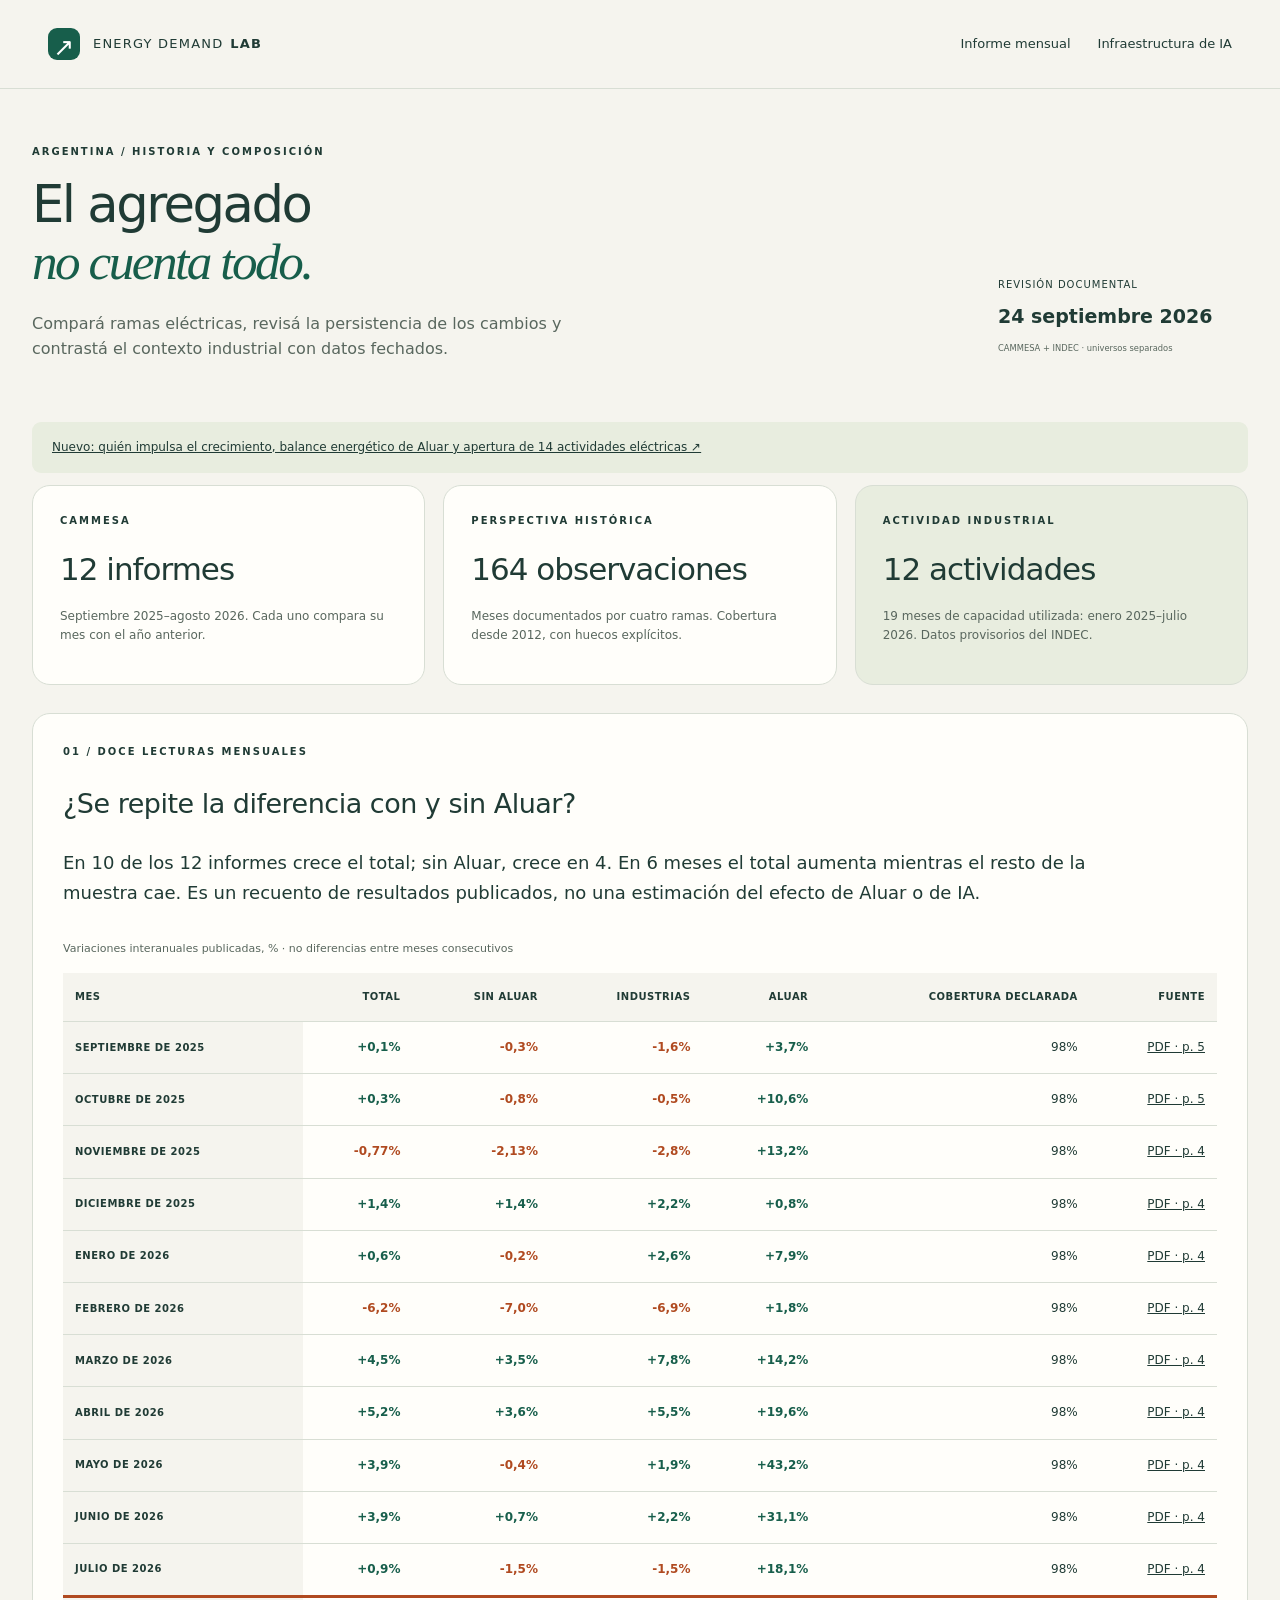
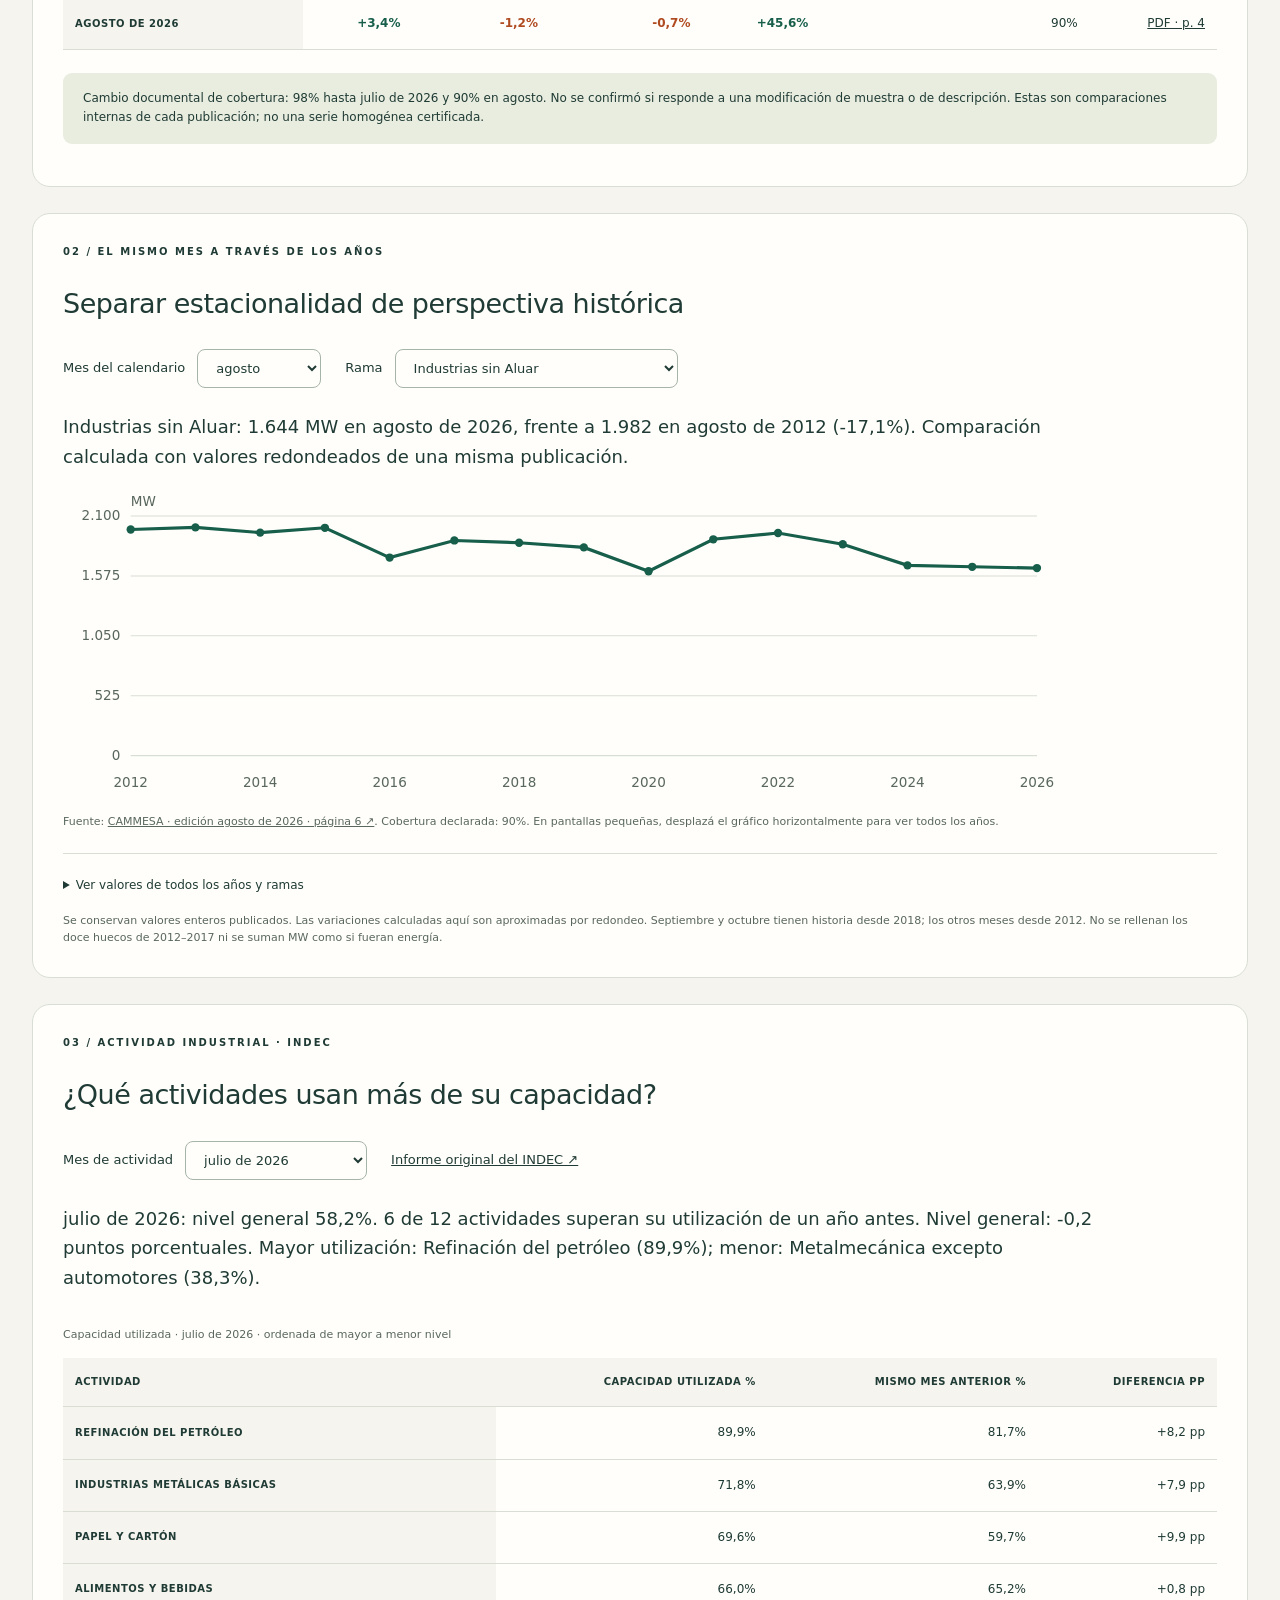
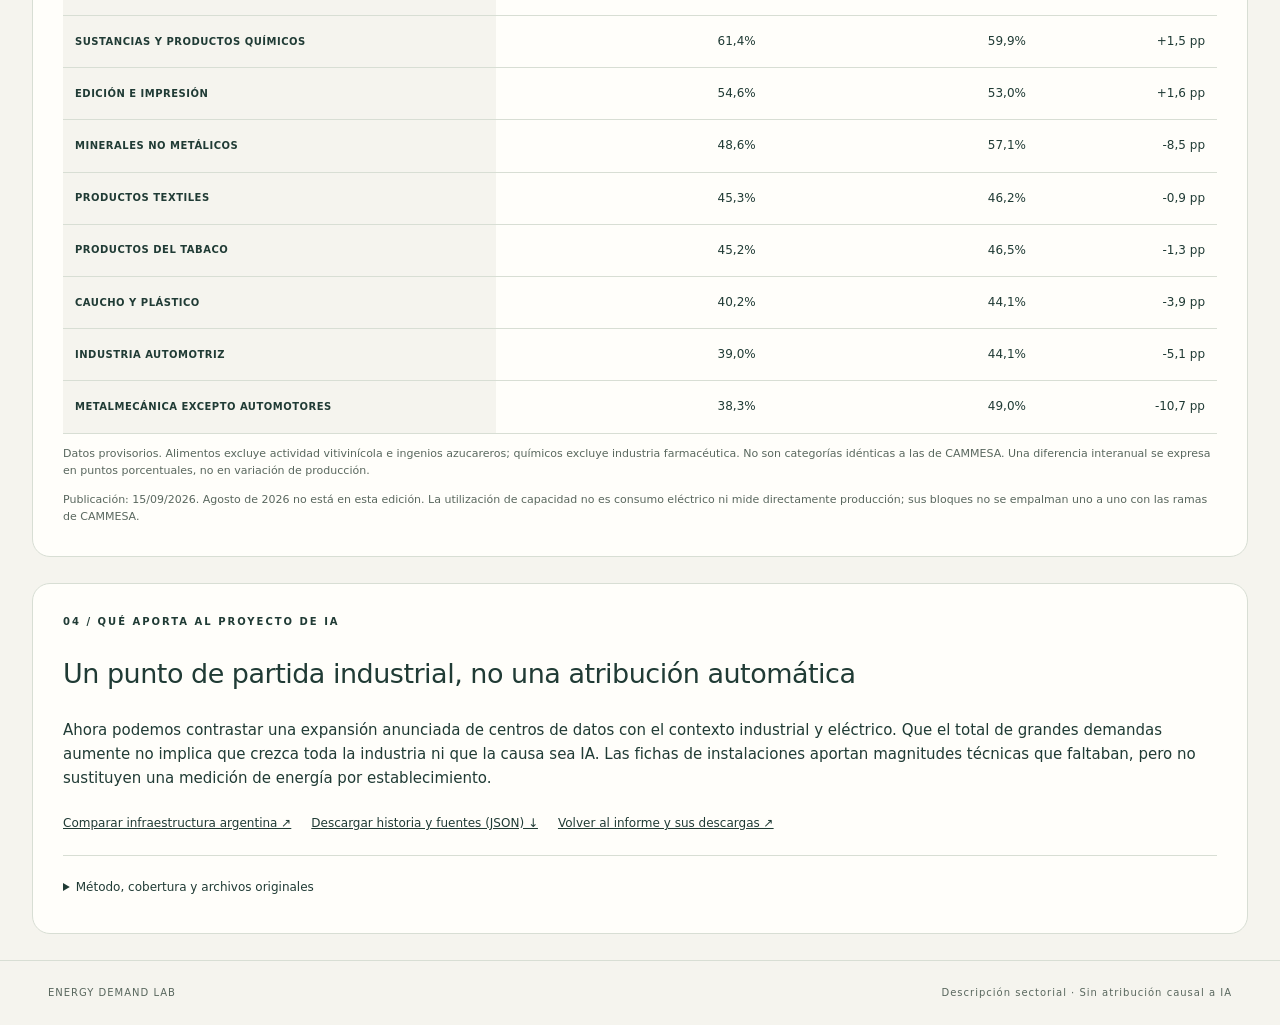
<file: dashboard/sector-history.html>
<!doctype html>
<html lang="es"><head><meta charset="utf-8"><meta name="viewport" content="width=device-width,initial-scale=1"><title>Historia sectorial argentina · Energy Demand Lab</title><meta name="description" content="Doce informes CAMMESA, comparaciones históricas por rama y 19 meses de capacidad instalada industrial del INDEC."><link rel="icon" href="favicon.svg"><link rel="stylesheet" href="styles.css"><link rel="stylesheet" href="sector-history.css"><script defer src="research-data.js"></script><script defer src="sector-history.js"></script></head><body>
<a class="skip" href="#main">Saltar al análisis</a><header><a class="brand" href="index.html"><span class="mark">↗</span> ENERGY DEMAND <b>LAB</b></a><nav aria-label="Principal"><a href="monthly-report.html">Informe mensual</a><a href="infrastructure.html">Infraestructura de IA</a></nav></header>
<main id="main"><section class="intro"><div><p class="eyebrow">ARGENTINA / HISTORIA Y COMPOSICIÓN</p><h1>El agregado<br><em>no cuenta todo.</em></h1><p class="lede">Compará ramas eléctricas, revisá la persistencia de los cambios y contrastá el contexto industrial con datos fechados.</p></div><div class="snapshot">REVISIÓN DOCUMENTAL<span>24 septiembre 2026</span><small>CAMMESA + INDEC · universos separados</small></div></section>
<p class="notice"><a href="concentration.html">Nuevo: quién impulsa el crecimiento, balance energético de Aluar y apertura de 14 actividades eléctricas ↗</a></p>
<div class="history-kpis"><div class="card"><p class="eyebrow">CAMMESA</p><div class="medium">12 informes</div><p>Septiembre 2025–agosto 2026. Cada uno compara su mes con el año anterior.</p></div><div class="card"><p class="eyebrow">PERSPECTIVA HISTÓRICA</p><div class="medium" id="history-count"></div><p>Meses documentados por cuatro ramas. Cobertura desde 2012, con huecos explícitos.</p></div><div class="card trust"><p class="eyebrow">ACTIVIDAD INDUSTRIAL</p><div class="medium">12 actividades</div><p>19 meses de capacidad utilizada: enero 2025–julio 2026. Datos provisorios del INDEC.</p></div></div>
<section class="panel" id="recent"><p class="eyebrow">01 / DOCE LECTURAS MENSUALES</p><h2>¿Se repite la diferencia con y sin Aluar?</h2><p class="finding" id="recent-finding"></p><div class="table-wrap"><table><caption>Variaciones interanuales publicadas, % · no diferencias entre meses consecutivos</caption><thead><tr><th>Mes</th><th>Total</th><th>Sin Aluar</th><th>Industrias</th><th>Aluar</th><th>Cobertura declarada</th><th>Fuente</th></tr></thead><tbody id="recent-rows"></tbody></table></div><p class="notice">Cambio documental de cobertura: 98% hasta julio de 2026 y 90% en agosto. No se confirmó si responde a una modificación de muestra o de descripción. Estas son comparaciones internas de cada publicación; no una serie homogénea certificada.</p></section>
<section class="panel" id="history"><p class="eyebrow">02 / EL MISMO MES A TRAVÉS DE LOS AÑOS</p><h2>Separar estacionalidad de perspectiva histórica</h2><div class="history-controls"><label for="calendar-month">Mes del calendario <select id="calendar-month"></select></label><label for="branch-select">Rama <select id="branch-select"></select></label></div><p id="history-finding" class="finding" aria-live="polite"></p><div id="history-chart" class="chart"></div><p class="note" id="history-source"></p><details><summary>Ver valores de todos los años y ramas</summary><div class="table-wrap"><table><caption id="history-caption"></caption><thead><tr><th>Año</th><th>Alimentos, comercio y servicios</th><th>Industrias sin Aluar</th><th>Petróleos y minerales</th><th>Aluar</th></tr></thead><tbody id="history-rows"></tbody></table></div></details><p class="note">Se conservan valores enteros publicados. Las variaciones calculadas aquí son aproximadas por redondeo. Septiembre y octubre tienen historia desde 2018; los otros meses desde 2012. No se rellenan los doce huecos de 2012–2017 ni se suman MW como si fueran energía.</p></section>
<section class="panel" id="activity"><p class="eyebrow">03 / ACTIVIDAD INDUSTRIAL · INDEC</p><h2>¿Qué actividades usan más de su capacidad?</h2><div class="history-controls"><label for="activity-period">Mes de actividad <select id="activity-period"></select></label><a href="https://www.indec.gob.ar/uploads/informesdeprensa/capacidad_09_26CB3FA5C157.pdf" target="_blank" rel="noopener">Informe original del INDEC ↗</a></div><p class="finding" id="activity-finding" aria-live="polite"></p><div class="table-wrap"><table><caption id="activity-caption"></caption><thead><tr><th>Actividad</th><th>Capacidad utilizada %</th><th>Mismo mes anterior %</th><th>Diferencia pp</th></tr></thead><tbody id="activity-rows"></tbody></table></div><p id="activity-notes" class="note"></p><p class="note">Publicación: 15/09/2026. Agosto de 2026 no está en esta edición. La utilización de capacidad no es consumo eléctrico ni mide directamente producción; sus bloques no se empalman uno a uno con las ramas de CAMMESA.</p></section>
<section class="panel"><p class="eyebrow">04 / QUÉ APORTA AL PROYECTO DE IA</p><h2>Un punto de partida industrial, no una atribución automática</h2><p>Ahora podemos contrastar una expansión anunciada de centros de datos con el contexto industrial y eléctrico. Que el total de grandes demandas aumente no implica que crezca toda la industria ni que la causa sea IA. Las fichas de instalaciones aportan magnitudes técnicas que faltaban, pero no sustituyen una medición de energía por establecimiento.</p><div class="links"><a href="infrastructure.html">Comparar infraestructura argentina ↗</a><a href="downloads/sector_history.json" download>Descargar historia y fuentes (JSON) ↓</a><a href="monthly-report.html">Volver al informe y sus descargas ↗</a></div><details><summary>Método, cobertura y archivos originales</summary><p id="history-method"></p><ul id="source-list"></ul></details></section>
<noscript><p>Activá JavaScript para explorar las tablas o descargá el JSON con las observaciones y fuentes.</p></noscript></main><footer><span>ENERGY DEMAND LAB</span><span>Descripción sectorial · Sin atribución causal a IA</span></footer></body></html>
</file>
<file: dashboard/styles.css>
:root{--bg:#f5f4ee;--surface:#fffefa;--ink:#203b35;--muted:#59675e;--line:#d8ded4;--teal:#175e4b;--orange:#b04a20;--soft:#e8eddf;--radius:18px}*{box-sizing:border-box}html{scroll-behavior:smooth;scroll-padding-top:24px}body{margin:0;background:var(--bg);color:var(--ink);font:15px/1.6 system-ui,-apple-system,BlinkMacSystemFont,"Segoe UI",sans-serif}a{color:inherit}button,select,input{font:inherit}button,select{border:1px solid #a7b4a8;border-radius:8px;background:var(--surface);color:var(--ink);padding:10px 14px;cursor:pointer}a:focus-visible,button:focus-visible,select:focus-visible,input:focus-visible,summary:focus-visible{outline:3px solid var(--orange);outline-offset:5px}.skip{position:absolute;top:-100px}.skip:focus{top:10px;background:white;padding:12px;z-index:9}header{max-width:1440px;margin:auto;padding:28px 48px;display:flex;align-items:center;gap:40px;border-bottom:1px solid var(--line)}.brand{text-decoration:none;font-size:13px;letter-spacing:1.2px;display:flex;align-items:center;gap:7px}.mark{display:grid;place-items:center;background:var(--teal);color:white;width:32px;height:32px;font-size:25px;border-radius:9px;margin-right:6px}nav{display:flex;gap:27px;margin-left:auto}nav a{text-decoration:none;font-size:13px}.edition{font-size:10px;letter-spacing:1.4px;color:var(--muted)}main{max-width:1344px;padding:0 32px;margin:auto}.intro{display:flex;justify-content:space-between;align-items:flex-end;padding:55px 0 37px;gap:35px}.eyebrow{font-size:10px;letter-spacing:2px;font-weight:700;margin:0 0 16px}h1{font-size:clamp(36px,4vw,58px);line-height:1.12;letter-spacing:-2.5px;font-weight:500;margin:0 0 20px}h1 em{font-family:Georgia,serif;font-weight:400;color:var(--teal)}.lede{max-width:575px;font-size:16px;color:var(--muted);margin:0}.snapshot{font-size:10px;letter-spacing:1px;min-width:250px;padding-bottom:6px}.snapshot>span:not(.dot){display:block;font-size:19px;font-weight:600;letter-spacing:0;margin:8px 0}.snapshot small{letter-spacing:0;color:var(--muted)}.dot{display:inline-block;background:var(--teal);width:7px;height:7px;border-radius:50%;margin-right:6px}.forecast-grid{display:grid;grid-template-columns:1.65fr 1fr 1fr;gap:18px;margin-bottom:30px}.card,.hero{border-radius:var(--radius);padding:27px;min-width:0}.card{background:var(--surface);border:1px solid var(--line)}.hero{background:var(--teal);color:#fffefa}.card-top{display:flex;align-items:flex-start;justify-content:space-between;gap:10px}.pill{font-size:9px;border:1px solid #86ab92;border-radius:20px;padding:4px 9px;white-space:nowrap}.hero h2{font-size:23px;font-weight:400;margin:4px 0}.big{display:flex;align-items:baseline;gap:12px;line-height:1.4}.big span:first-child{font-size:clamp(40px,4.5vw,64px);letter-spacing:-3px;font-variant-numeric:tabular-nums}.big span:last-child{font-size:17px;color:#d4e8d8}.hero p{font-size:12px;color:#e0efde;margin:4px 0 22px}.hero-bottom{border-top:1px solid #578776;padding-top:16px;display:flex;justify-content:space-between;gap:10px;font-size:10px}.card h2{font-size:23px;line-height:1.3;font-weight:500;margin:0 0 20px;letter-spacing:-.5px}.card p:not(.eyebrow){font-size:12px;color:var(--muted)}.medium{font-size:31px;letter-spacing:-1px}.medium small{font-size:13px;letter-spacing:0}.trust{background:var(--soft)}.text-link{display:flex;justify-content:space-between;font-size:12px;font-weight:600;text-decoration:none;border-top:1px solid #c6d1bd;margin-top:25px;padding-top:15px}.panel{background:var(--surface);border:1px solid var(--line);border-radius:var(--radius);padding:30px;margin-bottom:26px}.section-top{display:flex;justify-content:space-between;gap:20px;align-items:center}.section-top h2,.method h2{font-size:26px;font-weight:500;letter-spacing:-.8px;line-height:1.25;margin:0 0 15px}.section-top .eyebrow{margin-bottom:9px}.section-top label{font-size:11px;color:var(--muted);display:flex;gap:12px;align-items:center}.legend{display:flex;gap:24px;flex-wrap:wrap;font-size:11px;color:var(--muted);margin:15px 0}.legend span:last-child{margin-left:auto}.legend i{display:inline-block;width:16px;height:3px;margin:0 7px 3px 0}.teal{background:var(--teal)}.orange{background:var(--orange)}.chart svg{display:block;width:100%;height:auto;min-height:180px}.chart text{font-family:system-ui,sans-serif;font-size:11px;fill:var(--muted)}.explorer{display:flex;align-items:center;gap:18px;background:var(--bg);padding:14px 18px;border-radius:9px;font-size:12px}.explorer input{flex:1;min-width:50px;accent-color:var(--teal)}.explorer output{min-width:210px;text-align:right;font-weight:600}.note{font-size:11px;color:var(--muted);margin-bottom:0}.muted{color:var(--muted);font-size:13px}.evidence-layout{display:grid;grid-template-columns:1.5fr 1fr;gap:48px;margin:25px 0}.evidence-layout aside{background:var(--bg);padding:23px;border-radius:12px;font-size:12px;color:var(--muted)}.evidence-layout aside p:first-of-type{font-size:16px;color:var(--ink);line-height:1.5}.bar-row{margin:0 0 24px}.bar-label{display:flex;justify-content:space-between;gap:12px;font-size:12px;margin-bottom:8px}.bar-track{height:12px;background:var(--bg);border-radius:4px;overflow:hidden}.bar-fill{height:100%;background:var(--teal);border-radius:4px}.bar-row:nth-child(2) .bar-fill{background:var(--orange)}.bar-row:nth-child(3) .bar-fill{background:#788277}.bar-row small{font-size:10px;color:var(--muted)}details{border-top:1px solid var(--line);margin-top:22px;padding-top:16px}summary{cursor:pointer;font-size:12px;padding:6px 0}.table-wrap{overflow:auto;max-height:400px}table{border-collapse:collapse;width:100%;font-size:12px;white-space:nowrap;text-align:right}caption{text-align:left;color:var(--muted);padding:15px 0;font-size:11px}th{font-size:10px;text-transform:uppercase;letter-spacing:.5px;background:var(--bg);position:sticky;top:0}td,th{padding:16px 12px;border-bottom:1px solid var(--line)}td:first-child,th:first-child{text-align:left}.pending{color:var(--orange)}.notice{display:flex;gap:16px;background:var(--soft);padding:16px 20px;border-radius:9px;margin-top:23px;font-size:12px}.notice>span{font-size:25px}.notice p{margin:0}.method{display:grid;grid-template-columns:1fr 1.8fr;gap:60px;padding:32px 5px 50px}.method p:not(.eyebrow){font-size:13px;color:var(--muted)}.links{display:flex;flex-wrap:wrap;gap:20px;font-size:12px;margin-top:24px}pre{font-size:10px;white-space:pre-wrap;overflow-wrap:anywhere}footer{border-top:1px solid var(--line);padding:24px 48px;display:flex;justify-content:space-between;font-size:10px;letter-spacing:1px;color:var(--muted)}@media(max-width:1050px){.edition{display:none}.forecast-grid{grid-template-columns:1fr 1fr}.hero{grid-column:1/-1}.intro{align-items:flex-start}.snapshot{min-width:190px}.evidence-layout{gap:25px}}@media(max-width:650px){header{padding:20px;flex-wrap:wrap;gap:20px}nav{margin:0;width:100%;justify-content:space-between}main{padding:0 16px}.intro{padding-top:32px;display:block}h1{letter-spacing:-1.5px}.snapshot{margin-top:24px}.forecast-grid{grid-template-columns:1fr}.card,.hero,.panel{padding:21px}.card-top{flex-wrap:wrap}.hero-bottom{flex-wrap:wrap}.section-top{display:block}.section-top label{margin:8px 0 20px;flex-wrap:wrap}.section-top h2{font-size:23px}.evidence-layout,.method{grid-template-columns:1fr;gap:20px}.explorer{flex-wrap:wrap;gap:10px}.explorer label{width:100%}.explorer output{min-width:170px}.legend{gap:12px}.method{padding:20px 5px 35px}footer{padding:20px;gap:18px;flex-wrap:wrap}.big span:first-child{font-size:52px}}@media(prefers-reduced-motion:reduce){html{scroll-behavior:auto}}
</file>
<file: dashboard/report.css>
.report-toolbar{display:flex;justify-content:space-between;gap:20px;align-items:center;margin:0 0 25px;flex-wrap:wrap}.report-toolbar label{font-size:12px;display:flex;gap:14px;align-items:center}.report-actions{display:flex;gap:10px;flex-wrap:wrap}.report-actions button{font-size:12px}.report-lead{background:var(--teal);color:var(--surface);padding:32px;border-radius:var(--radius);margin-bottom:20px}.report-lead h2{font-size:30px;font-weight:500;letter-spacing:-.7px;line-height:1.25;margin:0 0 16px}.report-lead>p:not(.eyebrow){max-width:960px}.report-lead .light-note{color:#e0efde}.report-lead .eyebrow span{margin-left:16px;letter-spacing:1px}.report-kpis{display:grid;grid-template-columns:repeat(3,1fr);gap:18px;margin-bottom:26px}.report-kpis .medium{font-size:32px}.report-kpis .medium small{font-size:14px}.sector-bars{display:grid;gap:22px;margin:24px 0}.sector-row{display:grid;grid-template-columns:170px 1fr 125px;align-items:center;gap:20px;font-size:13px}.sector-row strong{text-align:right}.sector-track{height:20px;background:var(--bg);border-radius:4px}.sector-fill{height:100%;border-radius:4px;background:var(--teal);min-width:2px}.sector-fill.negative{background:var(--orange)}tfoot{font-weight:700}.ytd-sectors{display:grid;grid-template-columns:repeat(3,1fr);gap:18px;margin:25px 0}.ytd-sector{background:var(--bg);border-radius:10px;padding:20px}.ytd-sector span{display:block;font-size:12px}.ytd-sector strong{display:block;font-weight:500;font-size:28px;margin:8px 0}.ytd-sector small{font-size:11px;color:var(--muted)}.questions ol{padding-left:20px;display:grid;gap:14px;color:var(--muted);font-size:14px}.source-note{font-size:11px!important;overflow-wrap:anywhere}.panel>h2{font-weight:500;letter-spacing:-.5px;font-size:25px}.report-toolbar select{max-width:240px}.report-promo{background:var(--soft);border:1px solid var(--line);border-radius:12px;display:flex;align-items:center;justify-content:space-between;gap:20px;padding:20px 25px;margin:0 0 28px}.report-promo p{margin:0;font-size:13px}.report-promo a{font-size:13px;white-space:nowrap;font-weight:600}@media(max-width:650px){.report-kpis,.ytd-sectors{grid-template-columns:1fr}.report-lead{padding:24px}.report-lead h2{font-size:25px}.report-toolbar label{flex-wrap:wrap}.report-toolbar select{max-width:100%}.report-actions button{flex:1;padding:12px}.sector-row{grid-template-columns:1fr 115px;gap:8px}.sector-track{grid-column:1/-1;grid-row:2}.sector-row strong{grid-row:1;grid-column:2}.report-promo{align-items:flex-start;flex-direction:column}.report-lead .eyebrow span{display:block;margin:10px 0 0}}
.download-excel{display:inline-block;padding:10px 14px;border-radius:8px;background:var(--teal);color:white;text-decoration:none;font-size:12px;border:1px solid var(--teal)}.excel-help{flex-basis:100%;font-size:12px;color:var(--muted);margin:0}.report-actions{align-items:center}#prospective-summary{font-size:13px;padding:14px 0;color:var(--muted)}
@media print{@page{size:A4;margin:14mm}body{background:white;color:#142b25;font-size:10pt}header,footer,.skip,.intro,.report-toolbar,details,nav{display:none!important}main{padding:0;max-width:none}.report-lead{background:white;color:#142b25;border:1px solid #9aafa0;padding:16px;margin-bottom:14px;break-inside:avoid}.report-lead .light-note{color:#42584e}.report-lead h2{font-size:19pt}.report-lead .eyebrow{font-size:9pt}.report-kpis{gap:8px;margin-bottom:16px}.card,.panel{padding:14px;border-radius:0;box-shadow:none}.report-kpis .medium{font-size:22pt}.report-kpis .eyebrow{font-size:8pt;letter-spacing:.5px}.panel{margin-bottom:14px}.section-top h2,.panel>h2{font-size:16pt}.sector-row{font-size:10pt;gap:12px;grid-template-columns:145px 1fr 95px}.sector-bars{gap:10px;margin:12px 0}.sector-track{height:12px}.table-wrap{overflow:visible;max-height:none}table{font-size:8pt;white-space:normal}th{position:static;font-size:7pt}td,th{padding:8px 4px}.ytd-sectors{gap:8px;margin:10px 0}.ytd-sector{padding:10px}.ytd-sector strong{font-size:19pt}.method{gap:20px;padding:15px 0;grid-template-columns:1fr 2fr}.method p{font-size:9pt!important}.method h2{font-size:15pt}.note{font-size:8pt}.questions{break-inside:avoid}.questions ol{font-size:10pt;gap:8px}.report-kpis,.ytd-sectors,tr{break-inside:avoid}a{color:inherit;text-decoration:underline}.source-note{font-size:8pt!important}*{print-color-adjust:exact;-webkit-print-color-adjust:exact}}
.ai-panel table{white-space:normal;min-width:700px;table-layout:fixed}.ai-panel th:first-child{width:32%}.ai-panel td:nth-child(2){width:12%}.ai-panel td,.ai-panel th{text-align:left;vertical-align:top;overflow-wrap:anywhere}.ai-panel th small{display:block;font-weight:400;margin-top:8px}.ai-panel>p,.ai-panel details{font-size:14px;line-height:1.7}.ai-panel h3{font-weight:500}.ai-panel a{white-space:nowrap}@media print{.ai-panel table{min-width:0}.ai-panel>p,.ai-panel details{font-size:9pt}}
.ai-panel .table-wrap{max-height:none}
.executive-grid{display:grid;grid-template-columns:repeat(3,minmax(0,1fr));gap:18px;margin:22px 0}.workbench-card{background:var(--bg);border:1px solid var(--line);border-radius:var(--radius);padding:20px;min-width:0}.workbench-card h3{font-size:17px;margin-top:0}.workbench p,.workbench li,.workbench dd{font-size:14px;line-height:1.65}.workbench dt{font-size:12px;font-weight:700;margin-top:12px}.workbench dd{margin:4px 0 10px}.workbench code{overflow-wrap:anywhere;font-size:11px}.workbench a,.workbench summary{overflow-wrap:anywhere}.hypothesis{border-top:1px solid var(--line);padding:18px 0}.hypothesis summary{cursor:pointer;font-weight:600;line-height:1.6}.workbench :focus-visible{outline:3px solid var(--teal);outline-offset:4px}.quality-label{display:block;font-weight:400;text-transform:none;letter-spacing:normal;line-height:1.5;margin-top:8px}.workbench .finding-value{font-size:20px;font-weight:600}.workbench .links{display:flex;flex-wrap:wrap;gap:16px}@media(max-width:850px){.executive-grid{grid-template-columns:1fr}}@media print{.executive-grid{grid-template-columns:1fr}.workbench-card{break-inside:avoid}.workbench details{display:block!important}.workbench details>dl,.workbench details>a{display:block!important}.workbench summary{font-size:10pt}.workbench p,.workbench dd,.workbench li{font-size:9pt}}
@media(max-width:650px){#sector-validation thead th{font-size:9px;overflow-wrap:normal}}
#sector-validation .table-wrap{max-height:none}#sector-validation [hidden]{display:none!important}#sector-validation table{white-space:normal;table-layout:fixed;width:100%;min-width:0}#sector-validation th:first-child{width:52%}#sector-validation th,#sector-validation td{overflow-wrap:anywhere}#sector-validation caption{white-space:normal;text-align:left}#sector-validation>p{line-height:1.65}@media(max-width:650px){#sector-validation th,#sector-validation td{padding:12px 5px;font-size:11px}#sector-validation th:first-child{width:48%}}
.branch-panel .table-wrap{max-height:none}.branch-panel .subtotal,.branch-panel .total{font-weight:700;background:var(--soft)}.branch-panel>p,.branch-panel details p,.activity-context p{font-size:14px;line-height:1.7}.branch-panel .source-note{overflow-wrap:anywhere}.activity-context{padding:18px;background:var(--bg);border-radius:var(--radius);margin-top:24px}.activity-context h3{font-weight:500}.branch-panel [hidden]{display:none!important}
</file>
<file: dashboard/concentration.css>
.concentration-kpis,.evidence-grid{display:grid;grid-template-columns:repeat(3,minmax(0,1fr));gap:18px;margin-bottom:28px}.section-links{margin:0 0 28px;display:flex;gap:20px;flex-wrap:wrap}.section-links a{font-size:13px;text-decoration:underline}.panel>h2{font-size:27px;font-weight:500;letter-spacing:-.5px}.finding{font-size:18px;line-height:1.65;max-width:1100px}.control,.controls{display:flex;gap:16px;align-items:center;flex-wrap:wrap;margin:22px 0}.controls label{display:flex;align-items:center;gap:10px}.sources,.note{overflow-wrap:anywhere}.positive{color:var(--teal);font-weight:600}.negative{color:var(--orange);font-weight:600}.table-wrap{max-height:none}.table-wrap:focus-visible{outline:3px solid var(--orange);outline-offset:3px}.evidence-grid .card{padding:22px}.evidence-grid h3{font-size:19px;margin:0 0 12px}.evidence-grid p{font-size:14px}#concentration-sources{font-size:13px;line-height:1.8;overflow-wrap:anywhere}@media(max-width:700px){.concentration-kpis,.evidence-grid{grid-template-columns:1fr}.control,.controls,.controls label{display:block}.control select,.controls select{display:block;width:100%;max-width:100%;margin:8px 0 16px}.panel>h2{font-size:24px}.finding{font-size:16px}.section-links{gap:12px 20px}header nav{flex-wrap:wrap;gap:12px}.table-wrap table{min-width:640px}}@media print{header,footer,.section-links,.control,.controls{display:none}main{padding:0}.concentration-kpis{grid-template-columns:repeat(3,1fr)}.panel{break-inside:auto}.table-wrap{overflow:visible}table{min-width:0!important;white-space:normal;font-size:9px}th,td{padding:5px}.evidence-grid{display:block}.sources{font-size:10px}}
.table-wrap th[scope="row"]{white-space:normal;min-width:150px;max-width:270px;position:static}.table-wrap caption{white-space:normal}.table-wrap td:nth-child(2){white-space:normal;max-width:210px}@media(max-width:700px){.table-wrap th[scope="row"]{width:190px;max-width:190px}.table-wrap::before{content:"Deslizá la tabla para ver todas las columnas →";display:block;font-size:11px;color:var(--muted);padding:8px 0;position:sticky;left:0;width:100%;white-space:normal}}@media print{.table-wrap::before{display:none}}
</file>
<file: dashboard/infrastructure.css>
.registry-summary{display:grid;grid-template-columns:repeat(3,1fr);gap:18px;margin-bottom:25px}.registry-toolbar{display:flex;align-items:center;gap:24px;flex-wrap:wrap;margin:28px 0}.registry-toolbar label{display:flex;align-items:center;gap:12px}.registry-toolbar a,.registry-toolbar p{font-size:13px}.project h2{font-size:29px;font-weight:500;letter-spacing:-.6px;margin:0}.project h3{font-size:16px;font-weight:600;margin-bottom:6px}.project-status{background:var(--soft);padding:12px 16px;border-radius:8px}.project-status span,.source-kind{color:var(--muted)}.sources,.source-kind{font-size:12px}.project-facts{display:grid;grid-template-columns:1fr 1fr;gap:24px;margin:24px 0}.project-facts>div{padding:18px;background:var(--bg);border-radius:10px}.project-facts dt{font-size:12px}.project-facts dd{margin:8px 0;font-size:24px;font-weight:500}.project-facts .fact-note{font-size:12px;font-weight:400;margin:0}.project>p,.project details{overflow-wrap:anywhere}.legal-events{padding-left:22px}.legal-events li{margin:18px 0}.legal-events p{margin:8px 0}.project details p{font-size:14px}.registry-toolbar select{max-width:100%}@media(max-width:650px){.registry-summary,.project-facts{grid-template-columns:1fr}.registry-toolbar label{flex-wrap:wrap}.project h2{font-size:25px}}@media print{header,footer,.registry-toolbar{display:none}details>*,details{display:block}main{padding:0}.project{break-inside:auto}.project-facts{break-inside:avoid}}
.technical-grid{display:grid;grid-template-columns:repeat(auto-fit,minmax(250px,1fr));gap:18px;margin:24px 0}.technical-card{background:var(--bg);padding:20px;border-radius:10px;overflow-wrap:anywhere}.technical-card .technical-value{font-size:28px;font-weight:500;line-height:1.3;margin:12px 0}.technical-value small{font-size:16px}.technical-card p{font-size:13px}.registry-table{white-space:normal;min-width:660px;table-layout:fixed;text-align:left}.registry-table td,.registry-table th{vertical-align:top}.registry-table th:first-child{width:28%}.registry-table td:nth-child(2){width:27%}.ai-relation{padding-left:16px;border-left:3px solid var(--teal)}@media(max-width:650px){.technical-grid{grid-template-columns:1fr}}@media print{.registry-table{min-width:0}.technical-grid{grid-template-columns:1fr 1fr}}
</file>
<file: dashboard/sector-alerts.css>
.alert-section-links{display:flex;flex-wrap:wrap;gap:12px 24px;margin:0 0 26px}.alert-section-links a{font-size:13px;text-decoration:underline}.alert-notice{display:block;overflow-wrap:anywhere}.alert-controls{display:flex;flex-wrap:wrap;gap:16px;align-items:end;margin:24px 0}.alert-controls label{display:flex;flex-direction:column;gap:6px;font-size:12px}.alert-controls button{min-height:46px}.finding{font-size:19px;max-width:1000px;line-height:1.6}.alert-aside{background:var(--bg);border-left:3px solid var(--teal);padding:14px 20px;margin-top:24px}.alert-aside h3{margin:0 0 8px;font-size:17px}.alert-aside p{font-size:13px;margin:8px 0}.status{font-size:11px;font-weight:600;display:inline-block;border:1px solid var(--line);border-radius:6px;padding:4px 8px;background:var(--bg);white-space:nowrap}.status-prioridad{color:var(--orange);border-color:var(--orange)}.status-observar{color:var(--teal);border-color:var(--teal)}.status-sin_umbral,.status-no_evaluable{color:var(--muted)}.table-wrap{max-height:none}.table-wrap:focus-visible{outline:3px solid var(--orange);outline-offset:3px}.table-wrap table{min-width:700px}.table-wrap th[scope="row"]{position:static;text-transform:none;font-size:12px;letter-spacing:0;font-weight:500;background:transparent;white-space:normal;min-width:175px;max-width:270px}.table-wrap td{font-variant-numeric:tabular-nums}.table-wrap td:last-child{white-space:normal;max-width:230px}.table-wrap caption{white-space:normal}#production-rows td:nth-child(3){white-space:normal;min-width:150px}#production-mapping{padding-left:22px;font-size:13px}#production-mapping li{margin-bottom:12px}.sources,#alert-sources{font-size:12px;overflow-wrap:anywhere}#alert-sources pre{white-space:pre-wrap}.panel>h2{font-size:27px;font-weight:500;line-height:1.3}.selected-rule{font-weight:600}header nav{flex-wrap:wrap}
@media(max-width:700px){.alert-controls{display:grid;grid-template-columns:1fr 1fr;gap:14px}.alert-controls select{width:100%;min-width:0}.alert-controls button{align-self:end}.finding{font-size:17px}.panel>h2{font-size:24px}.alert-section-links{gap:12px 18px}.table-wrap::before{content:"Deslizá la tabla para ver todas las columnas →";display:block;position:sticky;left:0;white-space:normal;color:var(--muted);font-size:11px;padding:10px 0}header nav{gap:14px}}
@media(max-width:370px){.alert-controls{grid-template-columns:1fr}}
@media print{header,footer,.alert-section-links,.alert-controls,.section-top label{display:none}main{padding:0}.panel{break-inside:auto;padding:16px}.table-wrap{overflow:visible}.table-wrap table{min-width:0;white-space:normal;font-size:9px}.table-wrap th{position:static}.table-wrap th[scope="row"]{min-width:0;font-size:9px}.table-wrap td, .table-wrap th{padding:6px}.table-wrap::before{display:none}.status{white-space:normal;font-size:9px}.alert-notice{padding:10px}.intro{padding:10px 0}}
</file>
<file: dashboard/sector-history.css>
.history-kpis{display:grid;grid-template-columns:repeat(3,1fr);gap:18px;margin-bottom:28px}.history-controls{display:flex;gap:24px;align-items:center;flex-wrap:wrap;margin:24px 0}.history-controls label{display:flex;align-items:center;gap:12px;font-size:13px}.history-controls a{font-size:13px}.finding{font-size:18px;line-height:1.65;max-width:1050px}.panel>h2{font-size:27px;font-weight:500;letter-spacing:-.5px}.table-wrap{max-height:520px}.increase{color:var(--teal);font-weight:600}.decrease{color:var(--orange);font-weight:600}#history-chart{max-width:1000px}#history-chart text{font-size:13px}.coverage-change{border-top:3px solid var(--orange)}#source-list{font-size:13px;line-height:1.8;overflow-wrap:anywhere}#history-source{overflow-wrap:anywhere}@media(max-width:650px){.history-kpis{grid-template-columns:1fr}.history-controls{align-items:flex-start;gap:15px}.history-controls label{display:block;width:100%}.history-controls select{display:block;margin-top:7px;max-width:100%;width:100%}.finding{font-size:16px}.panel>h2{font-size:24px}}@media print{header,footer,.history-controls{display:none}main{padding:0}.history-kpis{grid-template-columns:repeat(3,1fr)}.table-wrap{max-height:none;overflow:visible}table{white-space:normal;font-size:9px}th,td{padding:5px}.panel{break-inside:auto}.chart{break-inside:avoid}details>*{display:block}}
.panel#recent .table-wrap,.panel#activity .table-wrap{max-height:none}
@media(max-width:650px){#history-chart{overflow-x:auto}#history-chart svg{min-width:700px}#history #history-chart text{font-size:18px}}
</file>
